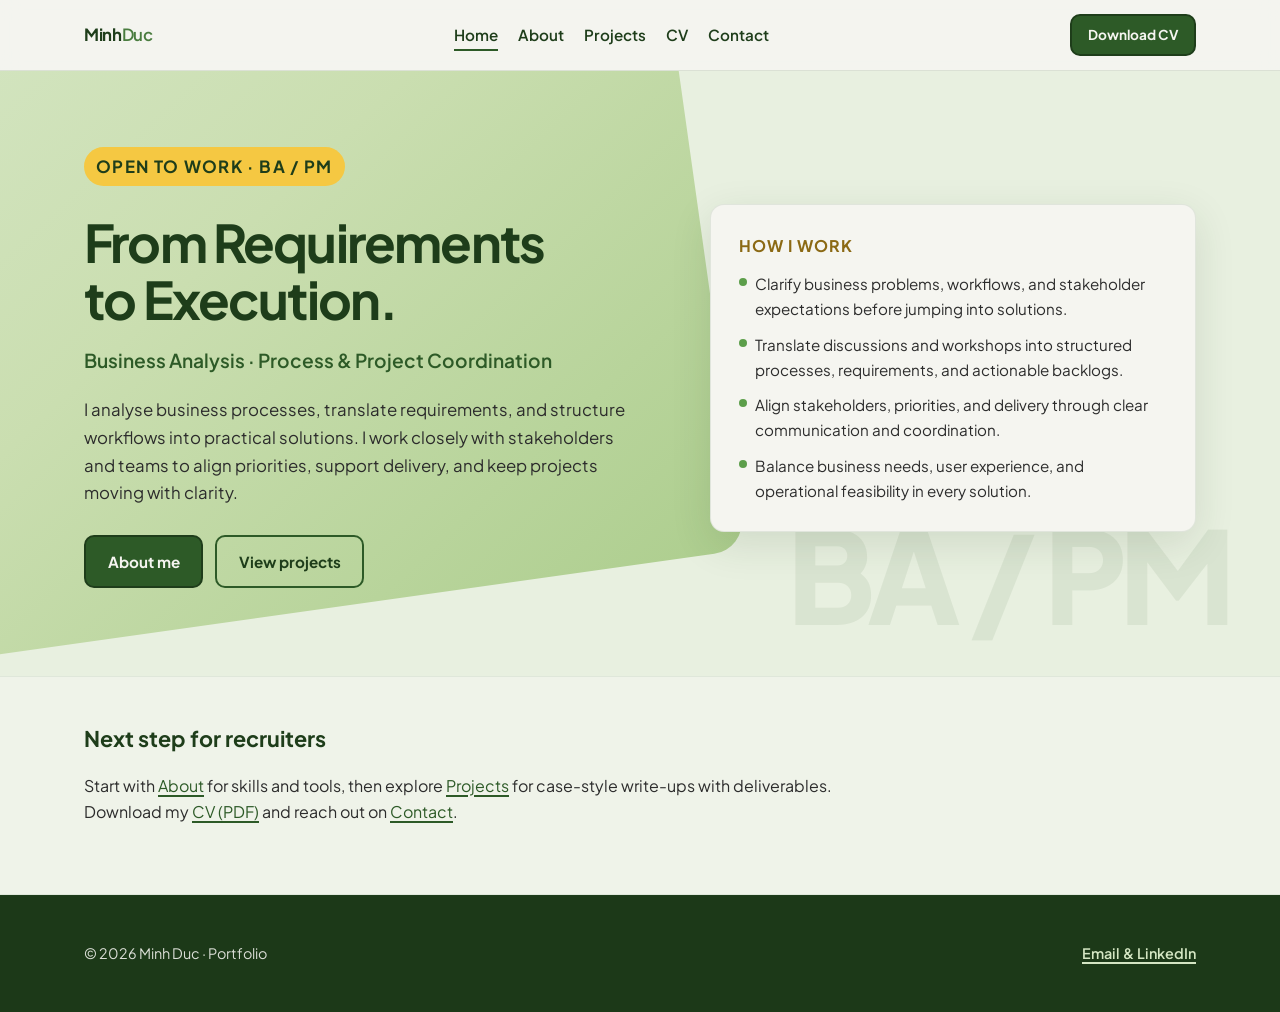
<file: index.html>
<!DOCTYPE html>
<html lang="en">
  <head>
    <meta charset="utf-8" />
    <meta name="viewport" content="width=device-width, initial-scale=1" />
    <title>Minh Duc — BA &amp; PM Portfolio</title>
    <link rel="preconnect" href="https://fonts.googleapis.com" />
    <link rel="preconnect" href="https://fonts.gstatic.com" crossorigin />
    <link
      href="https://fonts.googleapis.com/css2?family=Plus+Jakarta+Sans:wght@400;600;700;800&display=swap"
      rel="stylesheet"
    />
    <link rel="stylesheet" href="css/styles.css" />
  </head>
  <body>
    <a class="skip-link" href="#main">Skip to content</a>
    <header class="site-header">
      <div class="site-header__inner">
        <a class="logo" href="index.html">Minh<span>Duc</span></a>
        <button
          class="nav-toggle"
          type="button"
          aria-expanded="false"
          aria-controls="site-nav"
        >
          Menu
        </button>
        <nav class="site-nav" id="site-nav" aria-label="Primary">
          <ul>
            <li><a class="nav-link--active" href="index.html">Home</a></li>
            <li><a href="about.html">About</a></li>
            <li><a href="projects.html">Projects</a></li>
            <li><a href="cv.html">CV</a></li>
            <li><a href="contact.html">Contact</a></li>
          </ul>
        </nav>
        <div class="header-cta">
          <a class="btn btn--primary btn--small" href="cv.html">Download CV</a>
        </div>
      </div>
    </header>

    <main id="main">
      <section class="hero" aria-labelledby="hero-title">
        <div class="wrap">
          <div>
            <p class="hero__badge">Open to work · BA / PM</p>
            <h1 id="hero-title">From Requirements<br />to Execution.</h1>
            <p class="tagline">Business Analysis · Process &amp; Project Coordination</p>
            <p>
              I analyse business processes, translate requirements, and structure workflows into
              practical solutions. I work closely with stakeholders and teams to align priorities,
              support delivery, and keep projects moving with clarity.
            </p>
            <div class="hero__actions">
              <a class="btn btn--primary" href="about.html">About me</a>
              <a class="btn btn--ghost" href="projects.html">View projects</a>
            </div>
          </div>
          <aside class="hero__panel" aria-labelledby="panel-heading">
            <h2 id="panel-heading">How I work</h2>
            <ul>
              <li>Clarify business problems, workflows, and stakeholder expectations before jumping into solutions.</li>
              <li>Translate discussions and workshops into structured processes, requirements, and actionable backlogs.</li>
              <li>Align stakeholders, priorities, and delivery through clear communication and coordination.</li>
              <li>Balance business needs, user experience, and operational feasibility in every solution.</li>
            </ul>
          </aside>
        </div>
      </section>

      <section class="section section--alt">
        <div class="wrap">
          <h2>Next step for recruiters</h2>
          <p>
            Start with <a href="about.html">About</a> for skills and tools, then explore
            <a href="projects.html">Projects</a> for case-style write-ups with deliverables. Download my
            <a href="cv.html">CV (PDF)</a> and reach out on <a href="contact.html">Contact</a>.
          </p>
        </div>
      </section>
    </main>

    <footer class="site-footer">
      <div class="wrap">
        <p>© <span id="y"></span> Minh Duc · Portfolio</p>
        <p><a href="contact.html">Email &amp; LinkedIn</a></p>
      </div>
    </footer>
    <script>
      document.getElementById("y").textContent = new Date().getFullYear();
    </script>
    <script src="js/main.js"></script>
  </body>
</html>
</file>
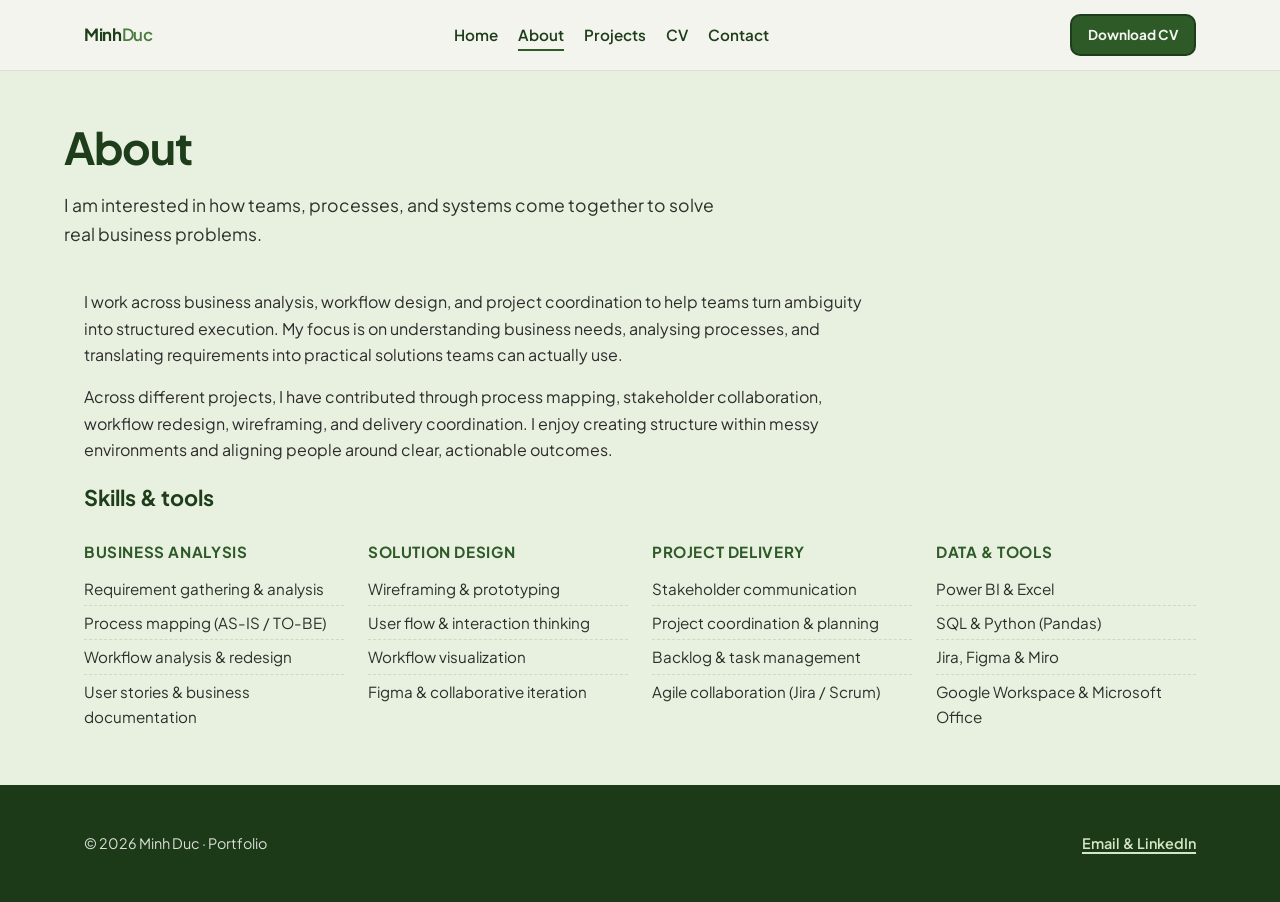
<file: about.html>
<!DOCTYPE html>
<html lang="en">
  <head>
    <meta charset="utf-8" />
    <meta name="viewport" content="width=device-width, initial-scale=1" />
    <title>About — Minh Duc</title>
    <link rel="preconnect" href="https://fonts.googleapis.com" />
    <link rel="preconnect" href="https://fonts.gstatic.com" crossorigin />
    <link
      href="https://fonts.googleapis.com/css2?family=Plus+Jakarta+Sans:wght@400;600;700;800&display=swap"
      rel="stylesheet"
    />
    <link rel="stylesheet" href="css/styles.css" />
  </head>
  <body>
    <a class="skip-link" href="#main">Skip to content</a>
    <header class="site-header">
      <div class="site-header__inner">
        <a class="logo" href="index.html">Minh<span>Duc</span></a>
        <button class="nav-toggle" type="button" aria-expanded="false" aria-controls="site-nav">
          Menu
        </button>
        <nav class="site-nav" id="site-nav" aria-label="Primary">
          <ul>
            <li><a href="index.html">Home</a></li>
            <li><a class="nav-link--active" href="about.html">About</a></li>
            <li><a href="projects.html">Projects</a></li>
            <li><a href="cv.html">CV</a></li>
            <li><a href="contact.html">Contact</a></li>
          </ul>
        </nav>
        <div class="header-cta">
          <a class="btn btn--primary btn--small" href="cv.html">Download CV</a>
        </div>
      </div>
    </header>

    <main id="main">
      <div class="wrap page-intro">
        <h1>About</h1>
        <p class="lede">
          I am interested in how teams, processes, and systems come together to solve real business
          problems.
        </p>
      </div>

      <section class="section section--tight">
        <div class="wrap">
          <p>
            I work across business analysis, workflow design, and project coordination to help teams
            turn ambiguity into structured execution. My focus is on understanding business needs,
            analysing processes, and translating requirements into practical solutions teams can
            actually use.
          </p>
          <p>
            Across different projects, I have contributed through process mapping, stakeholder
            collaboration, workflow redesign, wireframing, and delivery coordination. I enjoy
            creating structure within messy environments and aligning people around clear,
            actionable outcomes.
          </p>

          <h2>Skills &amp; tools</h2>

          <div class="skill-groups">
            <div>
              <h3>Business analysis</h3>
              <ul>
                <li>Requirement gathering &amp; analysis</li>
                <li>Process mapping (AS-IS / TO-BE)</li>
                <li>Workflow analysis &amp; redesign</li>
                <li>User stories &amp; business documentation</li>
              </ul>
            </div>
            <div>
              <h3>Solution design</h3>
              <ul>
                <li>Wireframing &amp; prototyping</li>
                <li>User flow &amp; interaction thinking</li>
                <li>Workflow visualization</li>
                <li>Figma &amp; collaborative iteration</li>
              </ul>
            </div>
            <div>
              <h3>Project delivery</h3>
              <ul>
                <li>Stakeholder communication</li>
                <li>Project coordination &amp; planning</li>
                <li>Backlog &amp; task management</li>
                <li>Agile collaboration (Jira / Scrum)</li>
              </ul>
            </div>
            <div>
              <h3>Data &amp; tools</h3>
              <ul>
                <li>Power BI &amp; Excel</li>
                <li>SQL &amp; Python (Pandas)</li>
                <li>Jira, Figma &amp; Miro</li>
                <li>Google Workspace &amp; Microsoft Office</li>
              </ul>
            </div>
          </div>

        </div>
      </section>
    </main>

    <footer class="site-footer">
      <div class="wrap">
        <p>© <span id="y"></span> Minh Duc · Portfolio</p>
        <p><a href="contact.html">Email &amp; LinkedIn</a></p>
      </div>
    </footer>
    <script>
      document.getElementById("y").textContent = new Date().getFullYear();
    </script>
    <script src="js/main.js"></script>
  </body>
</html>
</file>
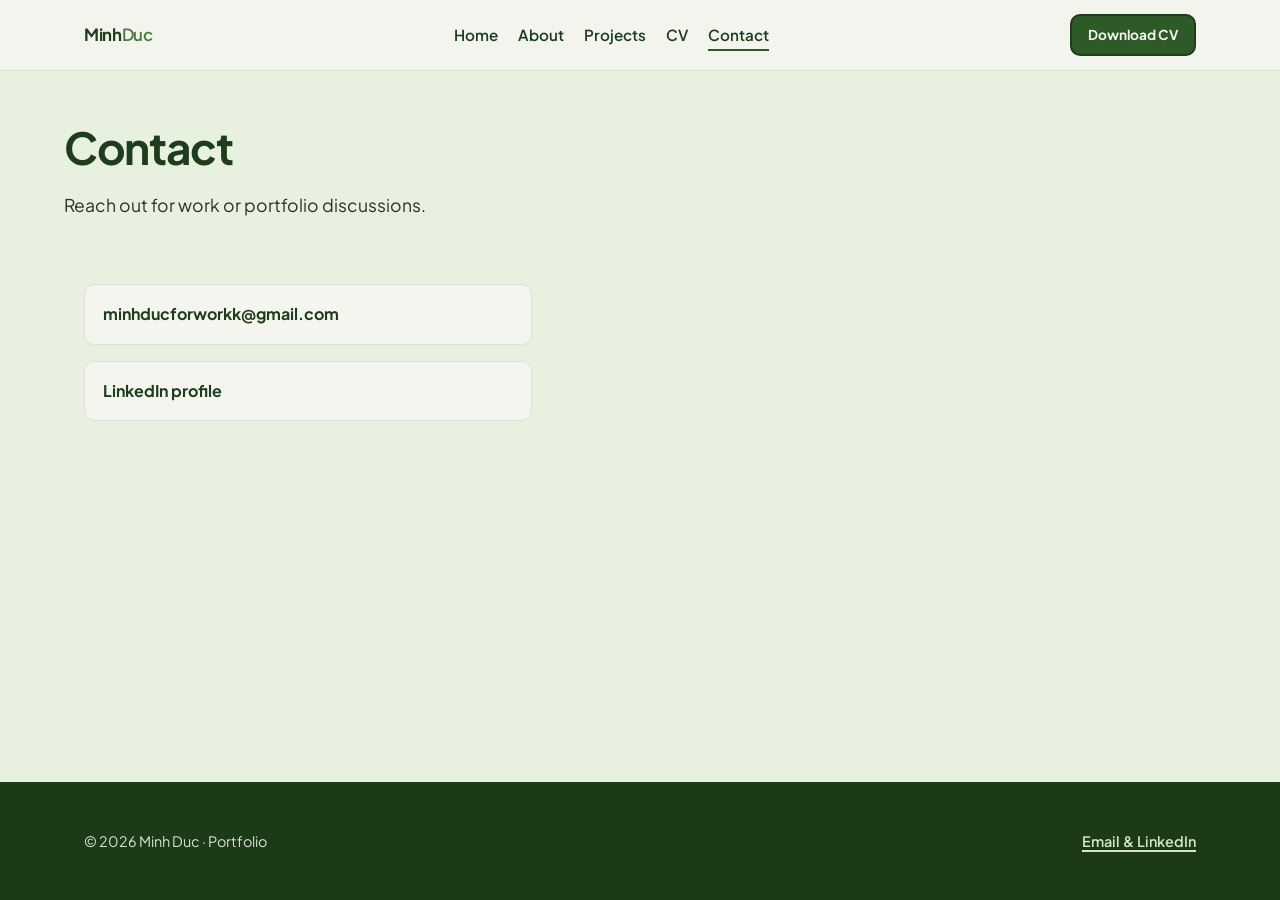
<file: contact.html>
<!DOCTYPE html>
<html lang="en">
  <head>
    <meta charset="utf-8" />
    <meta name="viewport" content="width=device-width, initial-scale=1" />
    <title>Contact - Minh Duc</title>
    <link rel="preconnect" href="https://fonts.googleapis.com" />
    <link rel="preconnect" href="https://fonts.gstatic.com" crossorigin />
    <link
      href="https://fonts.googleapis.com/css2?family=Plus+Jakarta+Sans:wght@400;600;700;800&display=swap"
      rel="stylesheet"
    />
    <link rel="stylesheet" href="css/styles.css" />
  </head>
  <body>
    <a class="skip-link" href="#main">Skip to content</a>
    <header class="site-header">
      <div class="site-header__inner">
        <a class="logo" href="index.html">Minh<span>Duc</span></a>
        <button class="nav-toggle" type="button" aria-expanded="false" aria-controls="site-nav">
          Menu
        </button>
        <nav class="site-nav" id="site-nav" aria-label="Primary">
          <ul>
            <li><a href="index.html">Home</a></li>
            <li><a href="about.html">About</a></li>
            <li><a href="projects.html">Projects</a></li>
            <li><a href="cv.html">CV</a></li>
            <li><a class="nav-link--active" href="contact.html">Contact</a></li>
          </ul>
        </nav>
        <div class="header-cta">
          <a class="btn btn--primary btn--small" href="cv.html">Download CV</a>
        </div>
      </div>
    </header>

    <main id="main">
      <div class="wrap page-intro">
        <h1>Contact</h1>
        <p class="lede">Reach out for work or portfolio discussions.</p>
      </div>

      <section class="section section--tight">
        <div class="wrap">
          <ul class="contact-list">
            <li>
              <a href="mailto:minhducforworkk@gmail.com">minhducforworkk@gmail.com</a>
            </li>
            <li>
              <a
                href="https://www.linkedin.com/in/minh-duc-trinh-125045322"
                target="_blank"
                rel="noopener noreferrer"
                >LinkedIn profile</a
              >
            </li>
          </ul>
        </div>
      </section>
    </main>

    <footer class="site-footer">
      <div class="wrap">
        <p>&copy; <span id="y"></span> Minh Duc &middot; Portfolio</p>
        <p><a href="contact.html">Email &amp; LinkedIn</a></p>
      </div>
    </footer>
    <script>
      document.getElementById("y").textContent = new Date().getFullYear();
    </script>
    <script src="js/main.js"></script>
  </body>
</html>
</file>
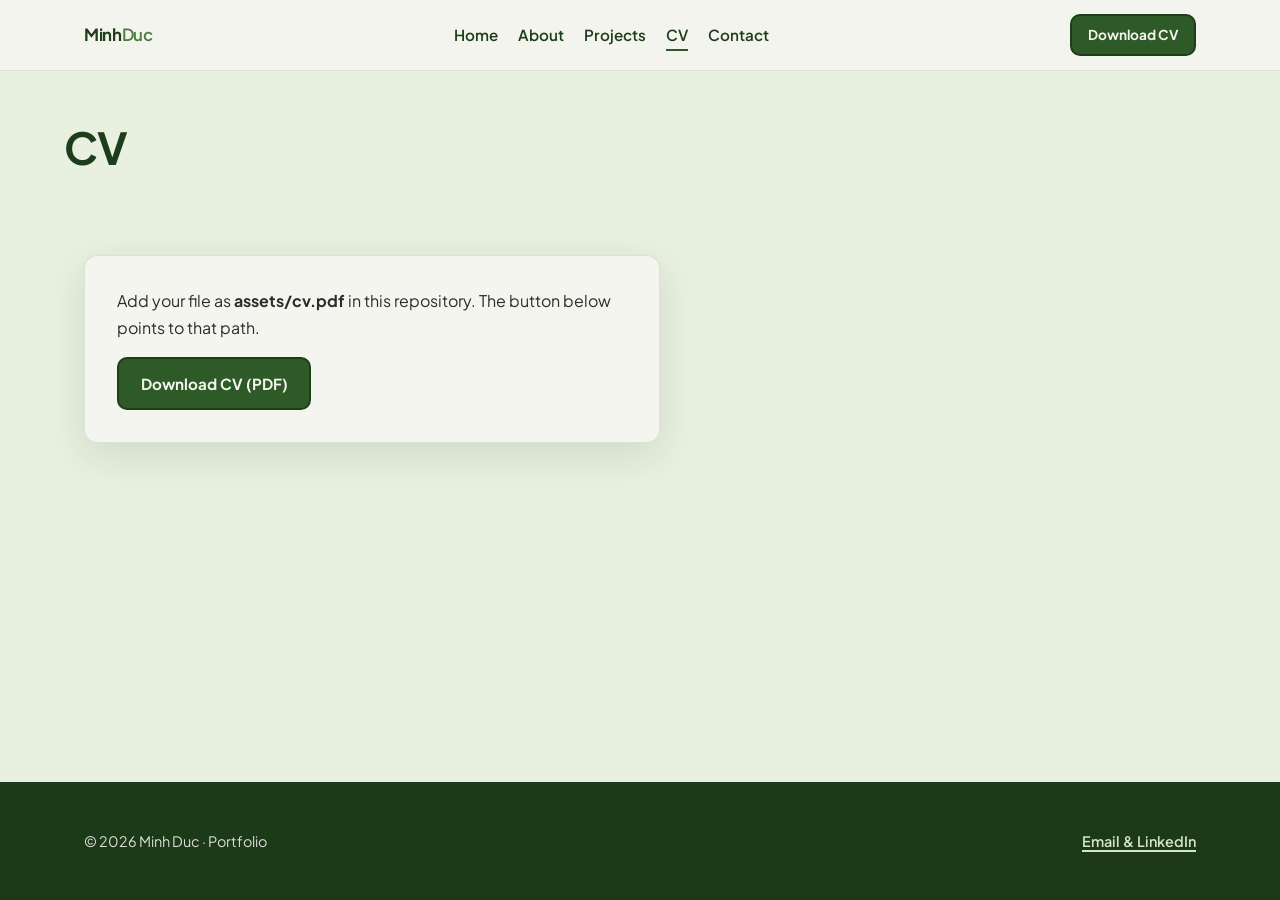
<file: cv.html>
<!DOCTYPE html>
<html lang="en">
  <head>
    <meta charset="utf-8" />
    <meta name="viewport" content="width=device-width, initial-scale=1" />
    <title>CV — Minh Duc</title>
    <link rel="preconnect" href="https://fonts.googleapis.com" />
    <link rel="preconnect" href="https://fonts.gstatic.com" crossorigin />
    <link
      href="https://fonts.googleapis.com/css2?family=Plus+Jakarta+Sans:wght@400;600;700;800&display=swap"
      rel="stylesheet"
    />
    <link rel="stylesheet" href="css/styles.css" />
  </head>
  <body>
    <a class="skip-link" href="#main">Skip to content</a>
    <header class="site-header">
      <div class="site-header__inner">
        <a class="logo" href="index.html">Minh<span>Duc</span></a>
        <button class="nav-toggle" type="button" aria-expanded="false" aria-controls="site-nav">
          Menu
        </button>
        <nav class="site-nav" id="site-nav" aria-label="Primary">
          <ul>
            <li><a href="index.html">Home</a></li>
            <li><a href="about.html">About</a></li>
            <li><a href="projects.html">Projects</a></li>
            <li><a class="nav-link--active" href="cv.html">CV</a></li>
            <li><a href="contact.html">Contact</a></li>
          </ul>
        </nav>
        <div class="header-cta">
          <a class="btn btn--primary btn--small" href="assets/cv.pdf" download>Download CV</a>
        </div>
      </div>
    </header>

    <main id="main">
      <div class="wrap page-intro">
        <h1>CV</h1>
      </div>

      <section class="section section--tight">
        <div class="wrap">
          <div class="cv-box">
            <p style="margin-top: 0">
              Add your file as <strong>assets/cv.pdf</strong> in this repository. The button below
              points to that path.
            </p>
            <a class="btn btn--primary" href="assets/cv.pdf" download>Download CV (PDF)</a>
          </div>
        </div>
      </section>
    </main>

    <footer class="site-footer">
      <div class="wrap">
        <p>© <span id="y"></span> Minh Duc · Portfolio</p>
        <p><a href="contact.html">Email &amp; LinkedIn</a></p>
      </div>
    </footer>
    <script>
      document.getElementById("y").textContent = new Date().getFullYear();
    </script>
    <script src="js/main.js"></script>
  </body>
</html>
</file>
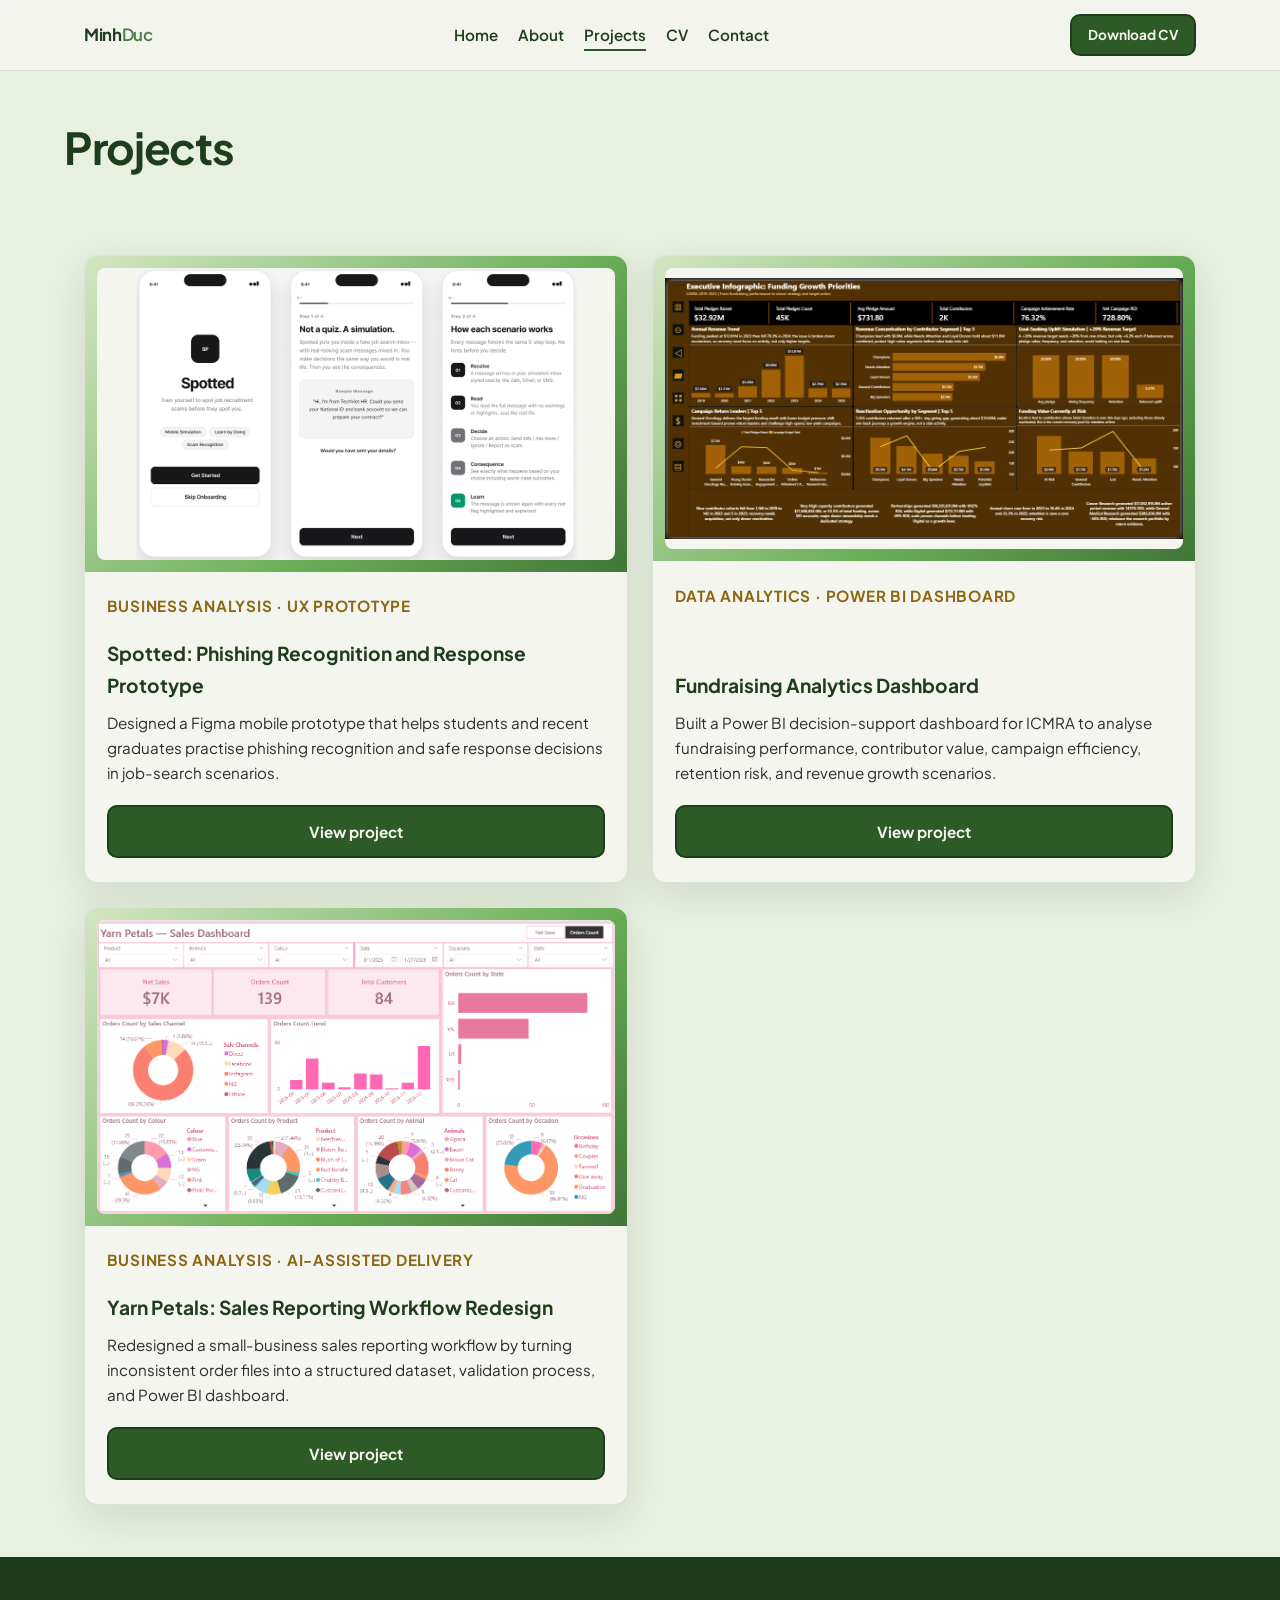
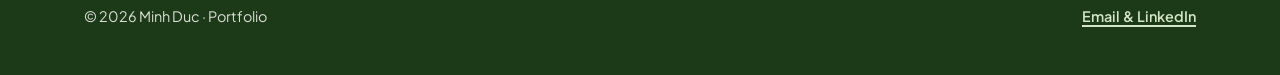
<file: projects.html>
<!DOCTYPE html>
<html lang="en">
  <head>
    <meta charset="utf-8" />
    <meta name="viewport" content="width=device-width, initial-scale=1" />
    <title>Projects - Minh Duc</title>
    <link rel="preconnect" href="https://fonts.googleapis.com" />
    <link rel="preconnect" href="https://fonts.gstatic.com" crossorigin />
    <link
      href="https://fonts.googleapis.com/css2?family=Plus+Jakarta+Sans:wght@400;600;700;800&display=swap"
      rel="stylesheet"
    />
    <link rel="stylesheet" href="css/styles.css" />
  </head>
  <body>
    <a class="skip-link" href="#main">Skip to content</a>
    <header class="site-header">
      <div class="site-header__inner">
        <a class="logo" href="index.html">Minh<span>Duc</span></a>
        <button class="nav-toggle" type="button" aria-expanded="false" aria-controls="site-nav">
          Menu
        </button>
        <nav class="site-nav" id="site-nav" aria-label="Primary">
          <ul>
            <li><a href="index.html">Home</a></li>
            <li><a href="about.html">About</a></li>
            <li><a class="nav-link--active" href="projects.html">Projects</a></li>
            <li><a href="cv.html">CV</a></li>
            <li><a href="contact.html">Contact</a></li>
          </ul>
        </nav>
        <div class="header-cta">
          <a class="btn btn--primary btn--small" href="cv.html">Download CV</a>
        </div>
      </div>
    </header>

    <main id="main">
      <div class="wrap page-intro">
        <h1>Projects</h1>
      </div>

      <section class="section section--tight">
        <div class="wrap">
          <div class="card-grid">
            <article class="project-card">
              <div class="project-card__media project-card__media--spotted">
                <img
                  src="assets/projects/spotted/thumbnail.png"
                  alt="Spotted mobile prototype screens"
                  loading="lazy"
                />
              </div>
              <div class="project-card__body">
                <p class="project-card__meta">Business analysis &middot; UX prototype</p>
                <h3>Spotted: Phishing Recognition and Response Prototype</h3>
                <p>
                  Designed a Figma mobile prototype that helps students and recent graduates practise
                  phishing recognition and safe response decisions in job-search scenarios.
                </p>
                <a class="btn btn--primary" href="projects/spotted-phishing-prototype.html">View project</a>
              </div>
            </article>

            <article class="project-card">
              <div class="project-card__media project-card__media--icmra">
                <img
                  src="assets/projects/icmra/thumbnail.png"
                  alt="ICMRA Power BI fundraising analytics dashboard"
                  loading="lazy"
                />
              </div>
              <div class="project-card__body">
                <p class="project-card__meta">Data analytics &middot; Power BI dashboard</p>
                <h3>Fundraising Analytics Dashboard</h3>
                <p>
                  Built a Power BI decision-support dashboard for ICMRA to analyse fundraising
                  performance, contributor value, campaign efficiency, retention risk, and revenue
                  growth scenarios.
                </p>
                <a class="btn btn--primary" href="projects/icmra-fundraising-dashboard.html">View project</a>
              </div>
            </article>

            <article class="project-card">
              <div class="project-card__media project-card__media--ivy">
                <img
                  src="assets/projects/ivy/thumbnail.png"
                  alt="Yarn Petals sales dashboard preview"
                  loading="lazy"
                />
              </div>
              <div class="project-card__body">
                <p class="project-card__meta">Business analysis &middot; AI-assisted delivery</p>
                <h3>Yarn Petals: Sales Reporting Workflow Redesign</h3>
                <p>
                  Redesigned a small-business sales reporting workflow by turning inconsistent order
                  files into a structured dataset, validation process, and Power BI dashboard.
                </p>
                <a class="btn btn--primary" href="projects/yarn-petals-sales-reporting-workflow.html">View project</a>
              </div>
            </article>
          </div>
        </div>
      </section>
    </main>

    <footer class="site-footer">
      <div class="wrap">
        <p>&copy; <span id="y"></span> Minh Duc &middot; Portfolio</p>
        <p><a href="contact.html">Email &amp; LinkedIn</a></p>
      </div>
    </footer>
    <script>
      document.getElementById("y").textContent = new Date().getFullYear();
    </script>
    <script src="js/main.js"></script>
  </body>
</html>
</file>
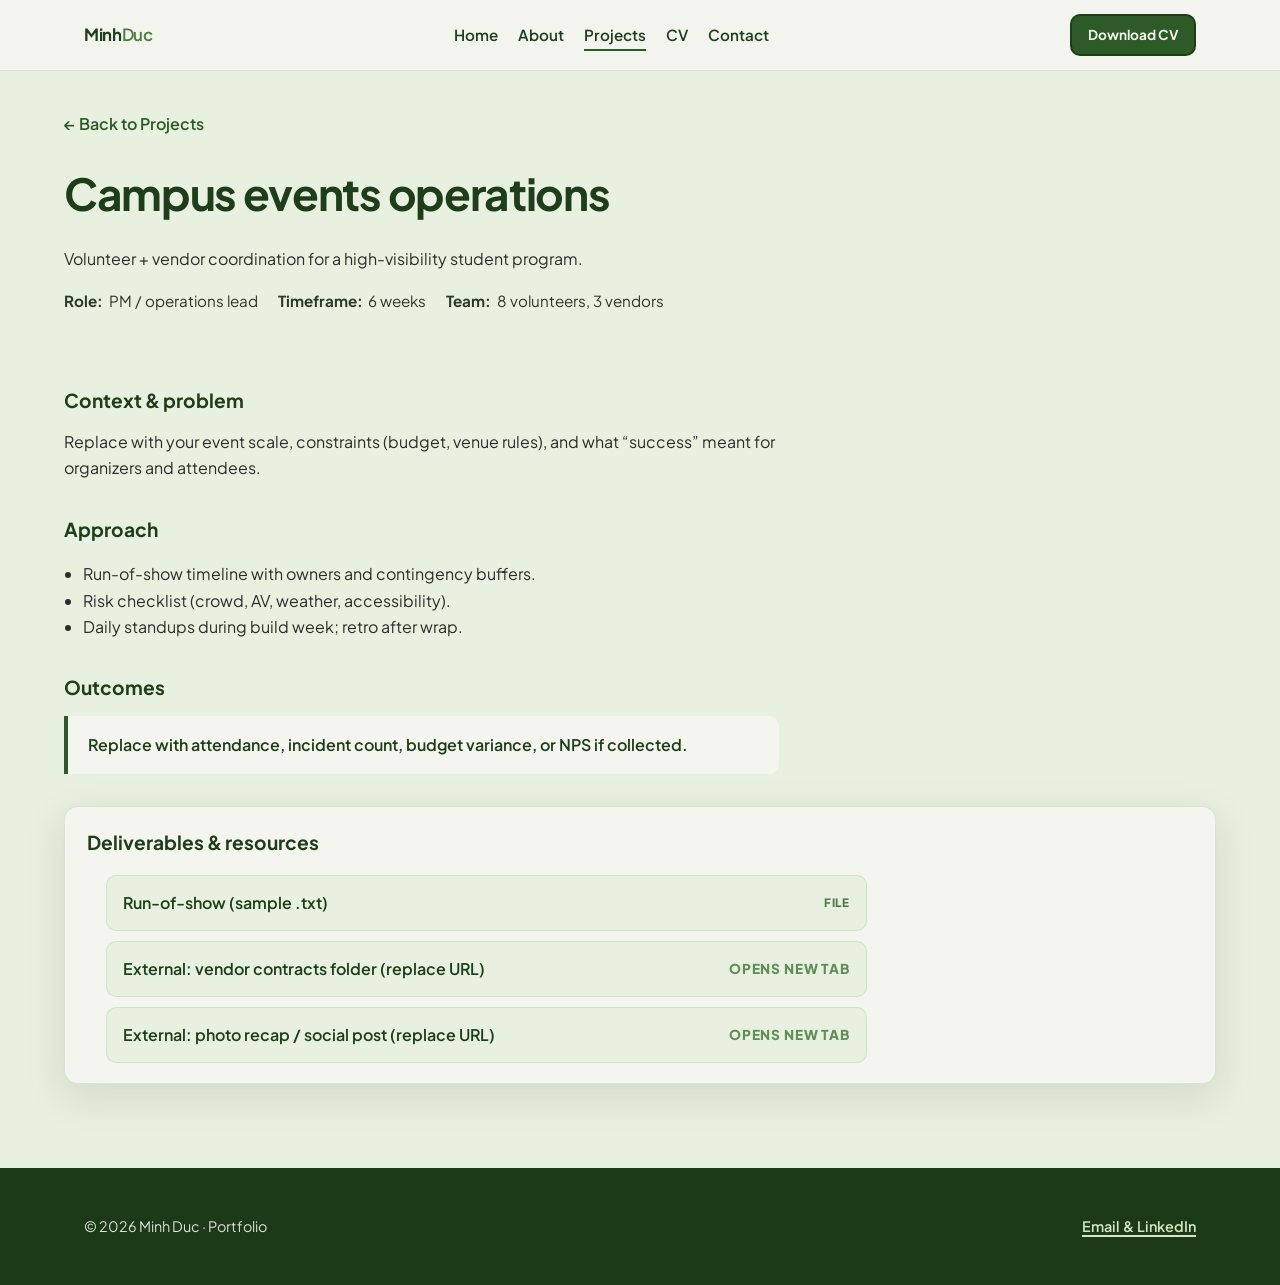
<file: projects/campus-events-pm.html>
<!DOCTYPE html>
<html lang="en">
  <head>
    <meta charset="utf-8" />
    <meta name="viewport" content="width=device-width, initial-scale=1" />
    <title>Campus events operations — Minh Duc</title>
    <link rel="preconnect" href="https://fonts.googleapis.com" />
    <link rel="preconnect" href="https://fonts.gstatic.com" crossorigin />
    <link
      href="https://fonts.googleapis.com/css2?family=Plus+Jakarta+Sans:wght@400;600;700;800&display=swap"
      rel="stylesheet"
    />
    <link rel="stylesheet" href="../css/styles.css" />
  </head>
  <body>
    <a class="skip-link" href="#main">Skip to content</a>
    <header class="site-header">
      <div class="site-header__inner">
        <a class="logo" href="../index.html">Minh<span>Duc</span></a>
        <button class="nav-toggle" type="button" aria-expanded="false" aria-controls="site-nav">
          Menu
        </button>
        <nav class="site-nav" id="site-nav" aria-label="Primary">
          <ul>
            <li><a href="../index.html">Home</a></li>
            <li><a href="../about.html">About</a></li>
            <li><a class="nav-link--active" href="../projects.html">Projects</a></li>
            <li><a href="../cv.html">CV</a></li>
            <li><a href="../contact.html">Contact</a></li>
          </ul>
        </nav>
        <div class="header-cta">
          <a class="btn btn--primary btn--small" href="../cv.html">Download CV</a>
        </div>
      </div>
    </header>

    <main id="main">
      <div class="wrap page-intro">
        <p class="breadcrumb"><a href="../projects.html">← Back to Projects</a></p>
        <h1>Campus events operations</h1>
        <p class="tagline">Volunteer + vendor coordination for a high-visibility student program.</p>
        <div class="detail-meta">
          <span><strong>Role:</strong> PM / operations lead</span>
          <span><strong>Timeframe:</strong> 6 weeks</span>
          <span><strong>Team:</strong> 8 volunteers, 3 vendors</span>
        </div>
      </div>

      <div class="wrap section section--tight">
        <div class="detail-section">
          <h2>Context &amp; problem</h2>
          <p>
            Replace with your event scale, constraints (budget, venue rules), and what “success” meant
            for organizers and attendees.
          </p>
        </div>

        <div class="detail-section">
          <h2>Approach</h2>
          <ul>
            <li>Run-of-show timeline with owners and contingency buffers.</li>
            <li>Risk checklist (crowd, AV, weather, accessibility).</li>
            <li>Daily standups during build week; retro after wrap.</li>
          </ul>
        </div>

        <div class="detail-section">
          <h2>Outcomes</h2>
          <p class="callout">Replace with attendance, incident count, budget variance, or NPS if collected.</p>
        </div>

        <div class="detail-section deliverables">
          <h2>Deliverables &amp; resources</h2>
          <ul class="deliverable-list">
            <li>
              <a href="../assets/projects/campus-events-pm/run-of-show.txt" download>
                <span>Run-of-show (sample .txt)</span>
                <span class="type">File</span>
              </a>
            </li>
            <li>
              <a
                href="https://example.com"
                target="_blank"
                rel="noopener noreferrer"
                title="Replace this URL in campus-events-pm.html"
              >
                <span>External: vendor contracts folder (replace URL)</span>
                <span class="type external">Opens new tab</span>
              </a>
            </li>
            <li>
              <a
                href="https://example.com"
                target="_blank"
                rel="noopener noreferrer"
                title="Replace this URL in campus-events-pm.html"
              >
                <span>External: photo recap / social post (replace URL)</span>
                <span class="type external">Opens new tab</span>
              </a>
            </li>
          </ul>
        </div>
      </div>
    </main>

    <footer class="site-footer">
      <div class="wrap">
        <p>© <span id="y"></span> Minh Duc · Portfolio</p>
        <p><a href="../contact.html">Email &amp; LinkedIn</a></p>
      </div>
    </footer>
    <script>
      document.getElementById("y").textContent = new Date().getFullYear();
    </script>
    <script src="../js/main.js"></script>
  </body>
</html>
</file>
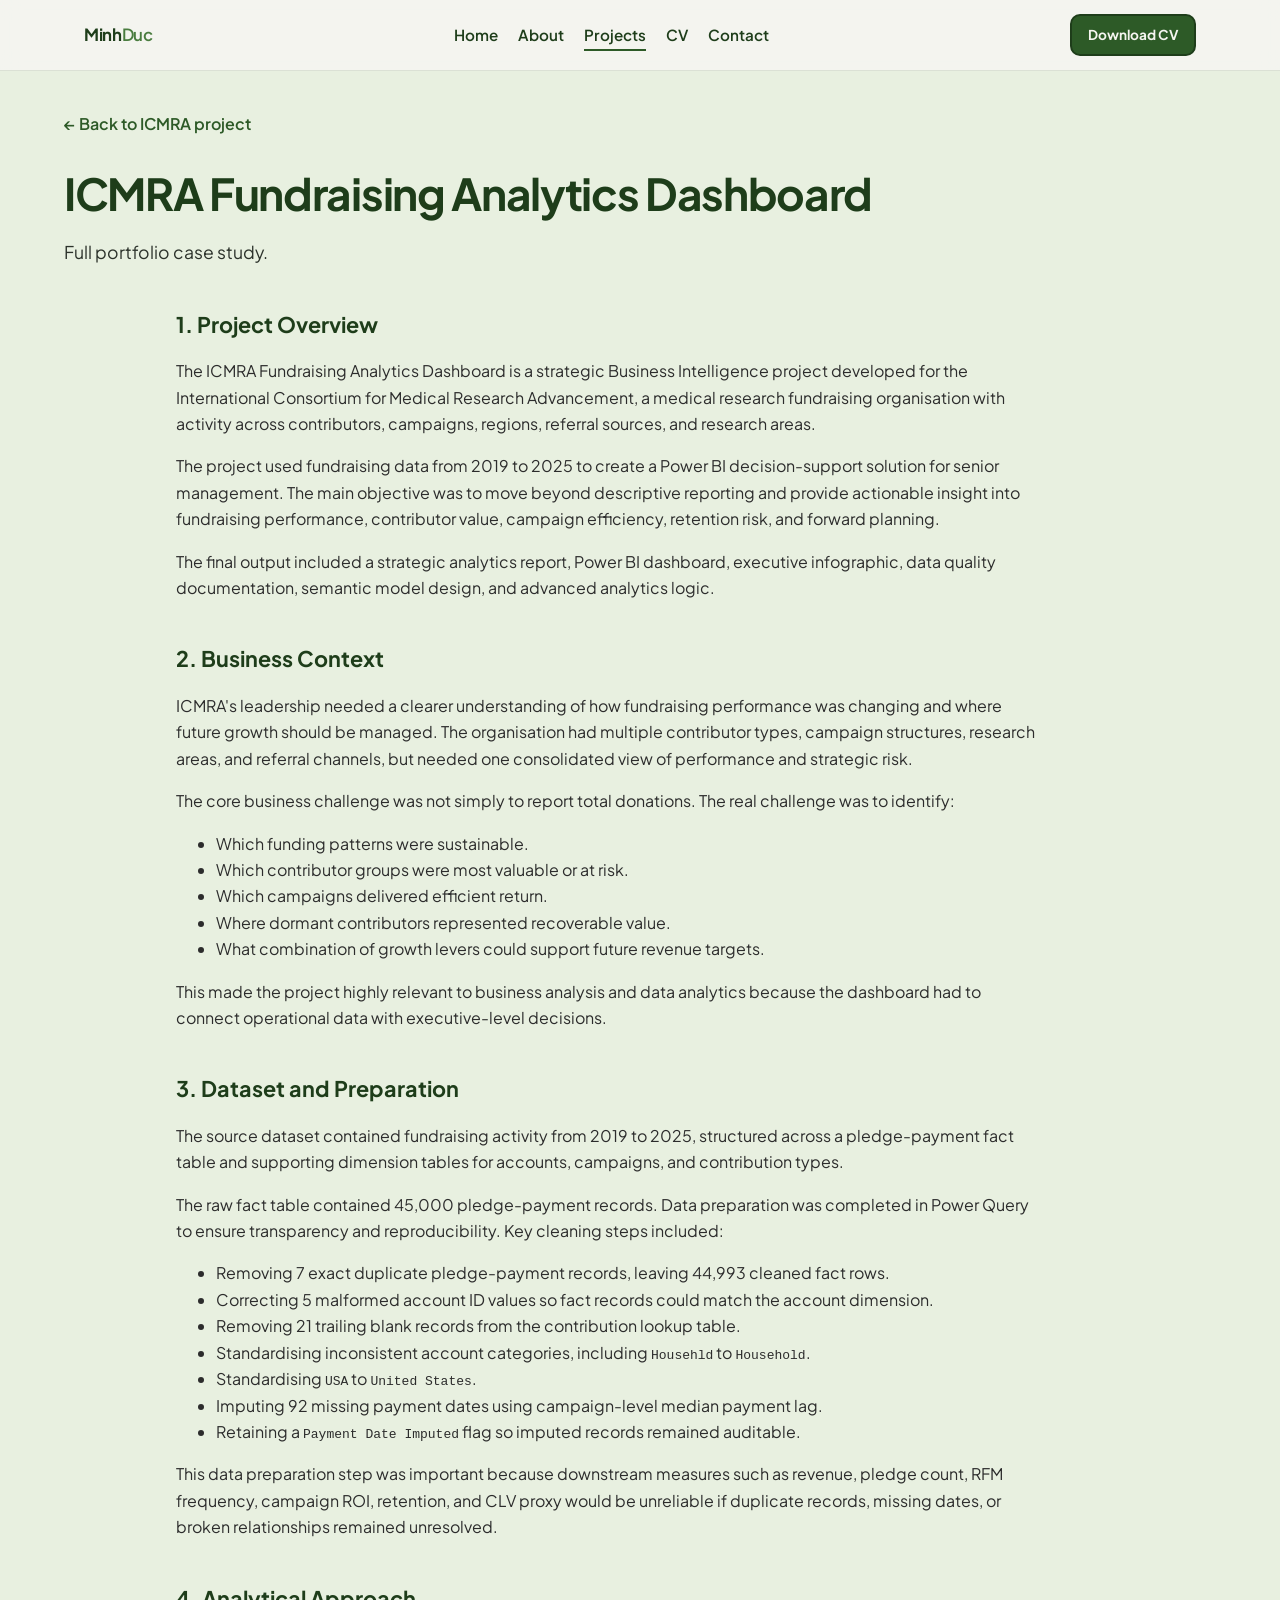
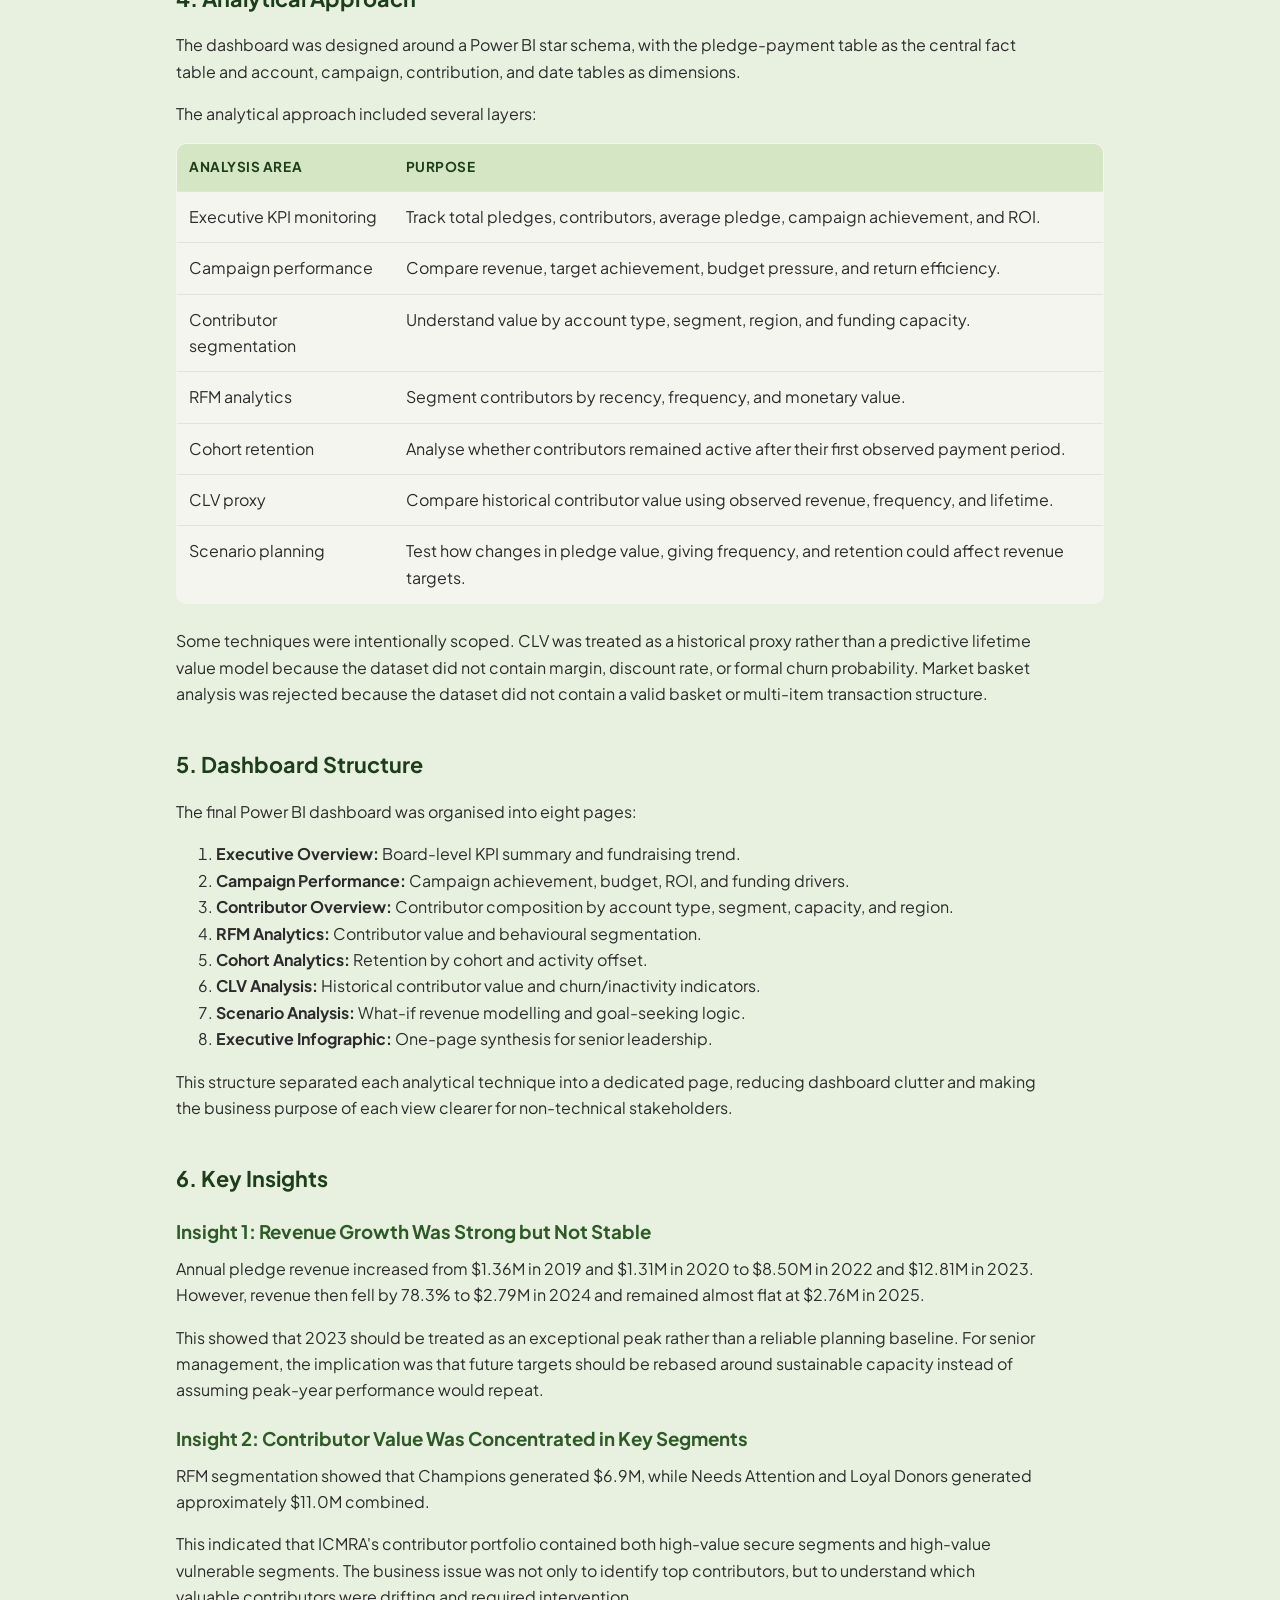
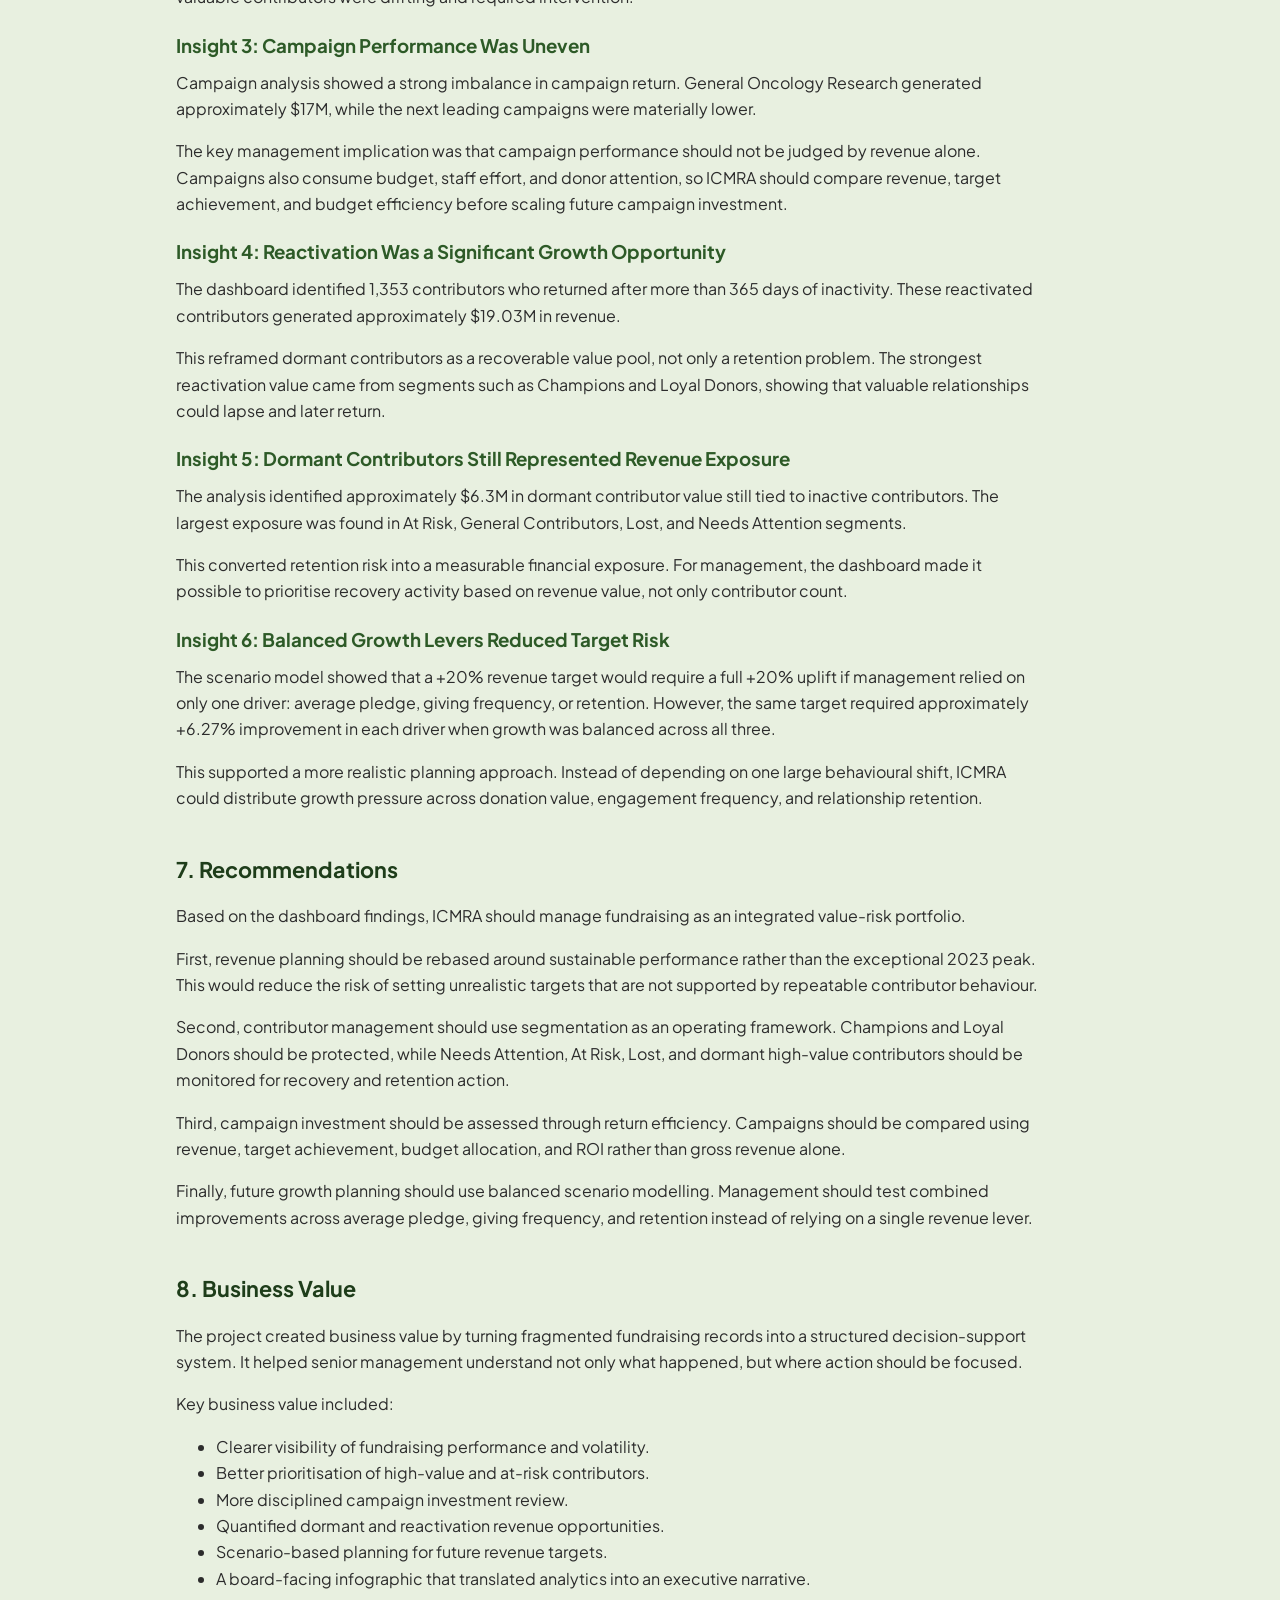
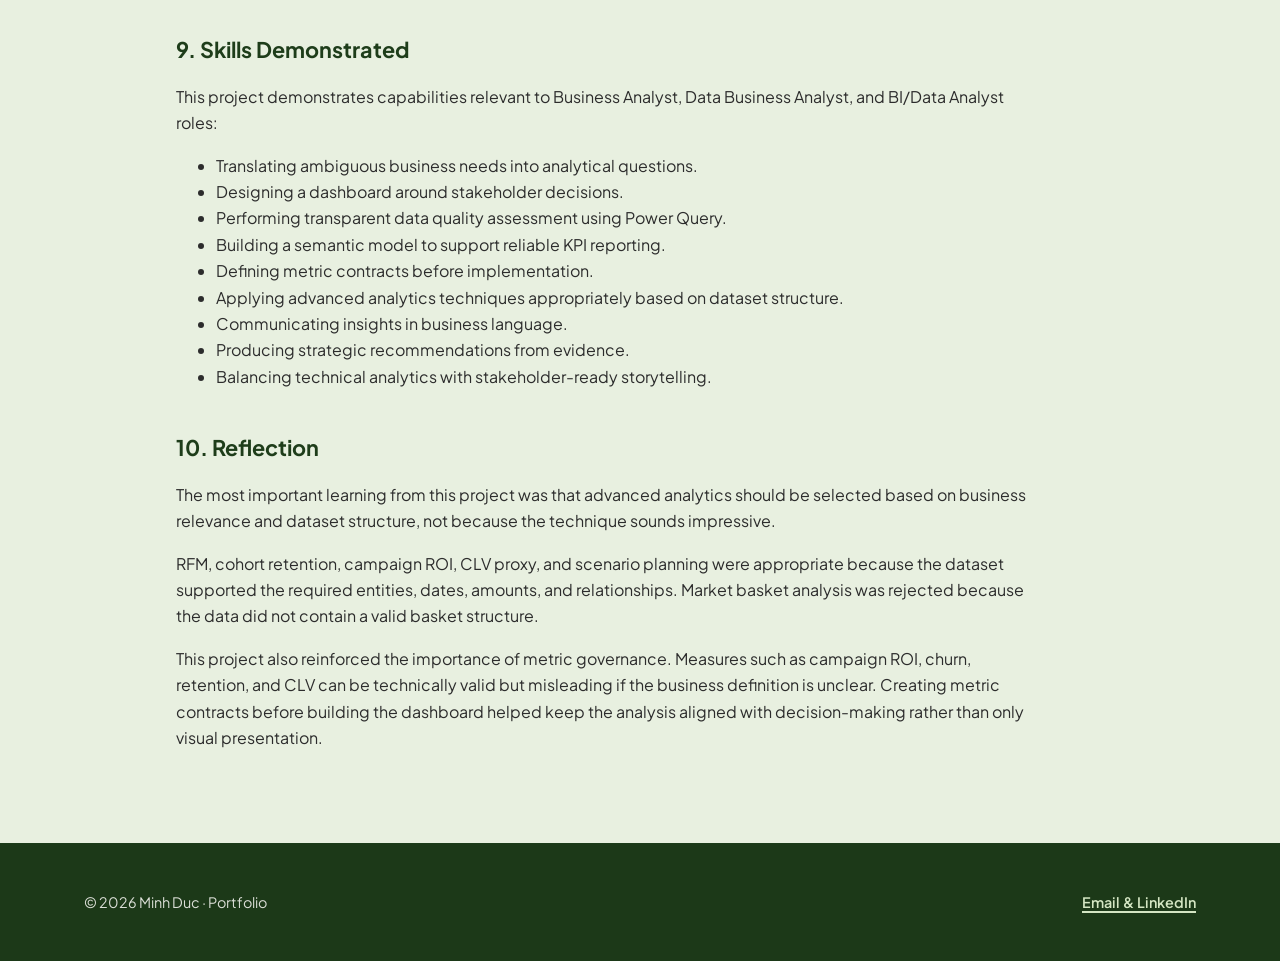
<file: projects/icmra-case-study.html>
<!DOCTYPE html>
<html lang="en">
  <head>
    <meta charset="utf-8" />
    <meta name="viewport" content="width=device-width, initial-scale=1" />
    <title>ICMRA Case Study - Minh Duc</title>
    <link rel="preconnect" href="https://fonts.googleapis.com" />
    <link rel="preconnect" href="https://fonts.gstatic.com" crossorigin />
    <link
      href="https://fonts.googleapis.com/css2?family=Plus+Jakarta+Sans:wght@400;600;700;800&display=swap"
      rel="stylesheet"
    />
    <link rel="stylesheet" href="../css/styles.css" />
  </head>
  <body>
    <a class="skip-link" href="#main">Skip to content</a>
    <header class="site-header">
      <div class="site-header__inner">
        <a class="logo" href="../index.html">Minh<span>Duc</span></a>
        <button class="nav-toggle" type="button" aria-expanded="false" aria-controls="site-nav">
          Menu
        </button>
        <nav class="site-nav" id="site-nav" aria-label="Primary">
          <ul>
            <li><a href="../index.html">Home</a></li>
            <li><a href="../about.html">About</a></li>
            <li><a class="nav-link--active" href="../projects.html">Projects</a></li>
            <li><a href="../cv.html">CV</a></li>
            <li><a href="../contact.html">Contact</a></li>
          </ul>
        </nav>
        <div class="header-cta">
          <a class="btn btn--primary btn--small" href="../cv.html">Download CV</a>
        </div>
      </div>
    </header>

    <main id="main">
      <div class="wrap page-intro">
        <p class="breadcrumb"><a href="icmra-fundraising-dashboard.html">&larr; Back to ICMRA project</a></p>
        <h1>ICMRA Fundraising Analytics Dashboard</h1>
        <p class="lede">Full portfolio case study.</p>
      </div>

      <article class="wrap section section--tight case-study">
        <section>
          <h2>1. Project Overview</h2>
          <p>
            The ICMRA Fundraising Analytics Dashboard is a strategic Business Intelligence project
            developed for the International Consortium for Medical Research Advancement, a medical
            research fundraising organisation with activity across contributors, campaigns, regions,
            referral sources, and research areas.
          </p>
          <p>
            The project used fundraising data from 2019 to 2025 to create a Power BI decision-support
            solution for senior management. The main objective was to move beyond descriptive reporting
            and provide actionable insight into fundraising performance, contributor value, campaign
            efficiency, retention risk, and forward planning.
          </p>
          <p>
            The final output included a strategic analytics report, Power BI dashboard, executive
            infographic, data quality documentation, semantic model design, and advanced analytics logic.
          </p>
        </section>

        <section>
          <h2>2. Business Context</h2>
          <p>
            ICMRA's leadership needed a clearer understanding of how fundraising performance was changing
            and where future growth should be managed. The organisation had multiple contributor types,
            campaign structures, research areas, and referral channels, but needed one consolidated view
            of performance and strategic risk.
          </p>
          <p>The core business challenge was not simply to report total donations. The real challenge was to identify:</p>
          <ul>
            <li>Which funding patterns were sustainable.</li>
            <li>Which contributor groups were most valuable or at risk.</li>
            <li>Which campaigns delivered efficient return.</li>
            <li>Where dormant contributors represented recoverable value.</li>
            <li>What combination of growth levers could support future revenue targets.</li>
          </ul>
          <p>
            This made the project highly relevant to business analysis and data analytics because the
            dashboard had to connect operational data with executive-level decisions.
          </p>
        </section>

        <section>
          <h2>3. Dataset and Preparation</h2>
          <p>
            The source dataset contained fundraising activity from 2019 to 2025, structured across a
            pledge-payment fact table and supporting dimension tables for accounts, campaigns, and
            contribution types.
          </p>
          <p>
            The raw fact table contained 45,000 pledge-payment records. Data preparation was completed
            in Power Query to ensure transparency and reproducibility. Key cleaning steps included:
          </p>
          <ul>
            <li>Removing 7 exact duplicate pledge-payment records, leaving 44,993 cleaned fact rows.</li>
            <li>Correcting 5 malformed account ID values so fact records could match the account dimension.</li>
            <li>Removing 21 trailing blank records from the contribution lookup table.</li>
            <li>Standardising inconsistent account categories, including <code>Househld</code> to <code>Household</code>.</li>
            <li>Standardising <code>USA</code> to <code>United States</code>.</li>
            <li>Imputing 92 missing payment dates using campaign-level median payment lag.</li>
            <li>Retaining a <code>Payment Date Imputed</code> flag so imputed records remained auditable.</li>
          </ul>
          <p>
            This data preparation step was important because downstream measures such as revenue, pledge
            count, RFM frequency, campaign ROI, retention, and CLV proxy would be unreliable if duplicate
            records, missing dates, or broken relationships remained unresolved.
          </p>
        </section>

        <section>
          <h2>4. Analytical Approach</h2>
          <p>
            The dashboard was designed around a Power BI star schema, with the pledge-payment table as
            the central fact table and account, campaign, contribution, and date tables as dimensions.
          </p>
          <p>The analytical approach included several layers:</p>
          <div class="table-wrap">
            <table>
              <thead>
                <tr>
                  <th>Analysis Area</th>
                  <th>Purpose</th>
                </tr>
              </thead>
              <tbody>
                <tr>
                  <td>Executive KPI monitoring</td>
                  <td>Track total pledges, contributors, average pledge, campaign achievement, and ROI.</td>
                </tr>
                <tr>
                  <td>Campaign performance</td>
                  <td>Compare revenue, target achievement, budget pressure, and return efficiency.</td>
                </tr>
                <tr>
                  <td>Contributor segmentation</td>
                  <td>Understand value by account type, segment, region, and funding capacity.</td>
                </tr>
                <tr>
                  <td>RFM analytics</td>
                  <td>Segment contributors by recency, frequency, and monetary value.</td>
                </tr>
                <tr>
                  <td>Cohort retention</td>
                  <td>Analyse whether contributors remained active after their first observed payment period.</td>
                </tr>
                <tr>
                  <td>CLV proxy</td>
                  <td>Compare historical contributor value using observed revenue, frequency, and lifetime.</td>
                </tr>
                <tr>
                  <td>Scenario planning</td>
                  <td>Test how changes in pledge value, giving frequency, and retention could affect revenue targets.</td>
                </tr>
              </tbody>
            </table>
          </div>
          <p>
            Some techniques were intentionally scoped. CLV was treated as a historical proxy rather than
            a predictive lifetime value model because the dataset did not contain margin, discount rate,
            or formal churn probability. Market basket analysis was rejected because the dataset did not
            contain a valid basket or multi-item transaction structure.
          </p>
        </section>

        <section>
          <h2>5. Dashboard Structure</h2>
          <p>The final Power BI dashboard was organised into eight pages:</p>
          <ol>
            <li><strong>Executive Overview:</strong> Board-level KPI summary and fundraising trend.</li>
            <li><strong>Campaign Performance:</strong> Campaign achievement, budget, ROI, and funding drivers.</li>
            <li><strong>Contributor Overview:</strong> Contributor composition by account type, segment, capacity, and region.</li>
            <li><strong>RFM Analytics:</strong> Contributor value and behavioural segmentation.</li>
            <li><strong>Cohort Analytics:</strong> Retention by cohort and activity offset.</li>
            <li><strong>CLV Analysis:</strong> Historical contributor value and churn/inactivity indicators.</li>
            <li><strong>Scenario Analysis:</strong> What-if revenue modelling and goal-seeking logic.</li>
            <li><strong>Executive Infographic:</strong> One-page synthesis for senior leadership.</li>
          </ol>
          <p>
            This structure separated each analytical technique into a dedicated page, reducing dashboard
            clutter and making the business purpose of each view clearer for non-technical stakeholders.
          </p>
        </section>

        <section>
          <h2>6. Key Insights</h2>
          <h3>Insight 1: Revenue Growth Was Strong but Not Stable</h3>
          <p>
            Annual pledge revenue increased from $1.36M in 2019 and $1.31M in 2020 to $8.50M in 2022
            and $12.81M in 2023. However, revenue then fell by 78.3% to $2.79M in 2024 and remained
            almost flat at $2.76M in 2025.
          </p>
          <p>
            This showed that 2023 should be treated as an exceptional peak rather than a reliable planning
            baseline. For senior management, the implication was that future targets should be rebased
            around sustainable capacity instead of assuming peak-year performance would repeat.
          </p>

          <h3>Insight 2: Contributor Value Was Concentrated in Key Segments</h3>
          <p>
            RFM segmentation showed that Champions generated $6.9M, while Needs Attention and Loyal Donors
            generated approximately $11.0M combined.
          </p>
          <p>
            This indicated that ICMRA's contributor portfolio contained both high-value secure segments
            and high-value vulnerable segments. The business issue was not only to identify top
            contributors, but to understand which valuable contributors were drifting and required
            intervention.
          </p>

          <h3>Insight 3: Campaign Performance Was Uneven</h3>
          <p>
            Campaign analysis showed a strong imbalance in campaign return. General Oncology Research
            generated approximately $17M, while the next leading campaigns were materially lower.
          </p>
          <p>
            The key management implication was that campaign performance should not be judged by revenue
            alone. Campaigns also consume budget, staff effort, and donor attention, so ICMRA should
            compare revenue, target achievement, and budget efficiency before scaling future campaign
            investment.
          </p>

          <h3>Insight 4: Reactivation Was a Significant Growth Opportunity</h3>
          <p>
            The dashboard identified 1,353 contributors who returned after more than 365 days of inactivity.
            These reactivated contributors generated approximately $19.03M in revenue.
          </p>
          <p>
            This reframed dormant contributors as a recoverable value pool, not only a retention problem.
            The strongest reactivation value came from segments such as Champions and Loyal Donors,
            showing that valuable relationships could lapse and later return.
          </p>

          <h3>Insight 5: Dormant Contributors Still Represented Revenue Exposure</h3>
          <p>
            The analysis identified approximately $6.3M in dormant contributor value still tied to inactive
            contributors. The largest exposure was found in At Risk, General Contributors, Lost, and Needs
            Attention segments.
          </p>
          <p>
            This converted retention risk into a measurable financial exposure. For management, the
            dashboard made it possible to prioritise recovery activity based on revenue value, not only
            contributor count.
          </p>

          <h3>Insight 6: Balanced Growth Levers Reduced Target Risk</h3>
          <p>
            The scenario model showed that a +20% revenue target would require a full +20% uplift if
            management relied on only one driver: average pledge, giving frequency, or retention. However,
            the same target required approximately +6.27% improvement in each driver when growth was
            balanced across all three.
          </p>
          <p>
            This supported a more realistic planning approach. Instead of depending on one large behavioural
            shift, ICMRA could distribute growth pressure across donation value, engagement frequency, and
            relationship retention.
          </p>
        </section>

        <section>
          <h2>7. Recommendations</h2>
          <p>Based on the dashboard findings, ICMRA should manage fundraising as an integrated value-risk portfolio.</p>
          <p>
            First, revenue planning should be rebased around sustainable performance rather than the
            exceptional 2023 peak. This would reduce the risk of setting unrealistic targets that are not
            supported by repeatable contributor behaviour.
          </p>
          <p>
            Second, contributor management should use segmentation as an operating framework. Champions and
            Loyal Donors should be protected, while Needs Attention, At Risk, Lost, and dormant high-value
            contributors should be monitored for recovery and retention action.
          </p>
          <p>
            Third, campaign investment should be assessed through return efficiency. Campaigns should be
            compared using revenue, target achievement, budget allocation, and ROI rather than gross revenue
            alone.
          </p>
          <p>
            Finally, future growth planning should use balanced scenario modelling. Management should test
            combined improvements across average pledge, giving frequency, and retention instead of relying
            on a single revenue lever.
          </p>
        </section>

        <section>
          <h2>8. Business Value</h2>
          <p>
            The project created business value by turning fragmented fundraising records into a structured
            decision-support system. It helped senior management understand not only what happened, but
            where action should be focused.
          </p>
          <p>Key business value included:</p>
          <ul>
            <li>Clearer visibility of fundraising performance and volatility.</li>
            <li>Better prioritisation of high-value and at-risk contributors.</li>
            <li>More disciplined campaign investment review.</li>
            <li>Quantified dormant and reactivation revenue opportunities.</li>
            <li>Scenario-based planning for future revenue targets.</li>
            <li>A board-facing infographic that translated analytics into an executive narrative.</li>
          </ul>
        </section>

        <section>
          <h2>9. Skills Demonstrated</h2>
          <p>This project demonstrates capabilities relevant to Business Analyst, Data Business Analyst, and BI/Data Analyst roles:</p>
          <ul>
            <li>Translating ambiguous business needs into analytical questions.</li>
            <li>Designing a dashboard around stakeholder decisions.</li>
            <li>Performing transparent data quality assessment using Power Query.</li>
            <li>Building a semantic model to support reliable KPI reporting.</li>
            <li>Defining metric contracts before implementation.</li>
            <li>Applying advanced analytics techniques appropriately based on dataset structure.</li>
            <li>Communicating insights in business language.</li>
            <li>Producing strategic recommendations from evidence.</li>
            <li>Balancing technical analytics with stakeholder-ready storytelling.</li>
          </ul>
        </section>

        <section>
          <h2>10. Reflection</h2>
          <p>
            The most important learning from this project was that advanced analytics should be selected
            based on business relevance and dataset structure, not because the technique sounds impressive.
          </p>
          <p>
            RFM, cohort retention, campaign ROI, CLV proxy, and scenario planning were appropriate because
            the dataset supported the required entities, dates, amounts, and relationships. Market basket
            analysis was rejected because the data did not contain a valid basket structure.
          </p>
          <p>
            This project also reinforced the importance of metric governance. Measures such as campaign ROI,
            churn, retention, and CLV can be technically valid but misleading if the business definition is
            unclear. Creating metric contracts before building the dashboard helped keep the analysis aligned
            with decision-making rather than only visual presentation.
          </p>
        </section>
      </article>
    </main>

    <footer class="site-footer">
      <div class="wrap">
        <p>&copy; <span id="y"></span> Minh Duc &middot; Portfolio</p>
        <p><a href="../contact.html">Email &amp; LinkedIn</a></p>
      </div>
    </footer>
    <script>
      document.getElementById("y").textContent = new Date().getFullYear();
    </script>
    <script src="../js/main.js"></script>
  </body>
</html>
</file>
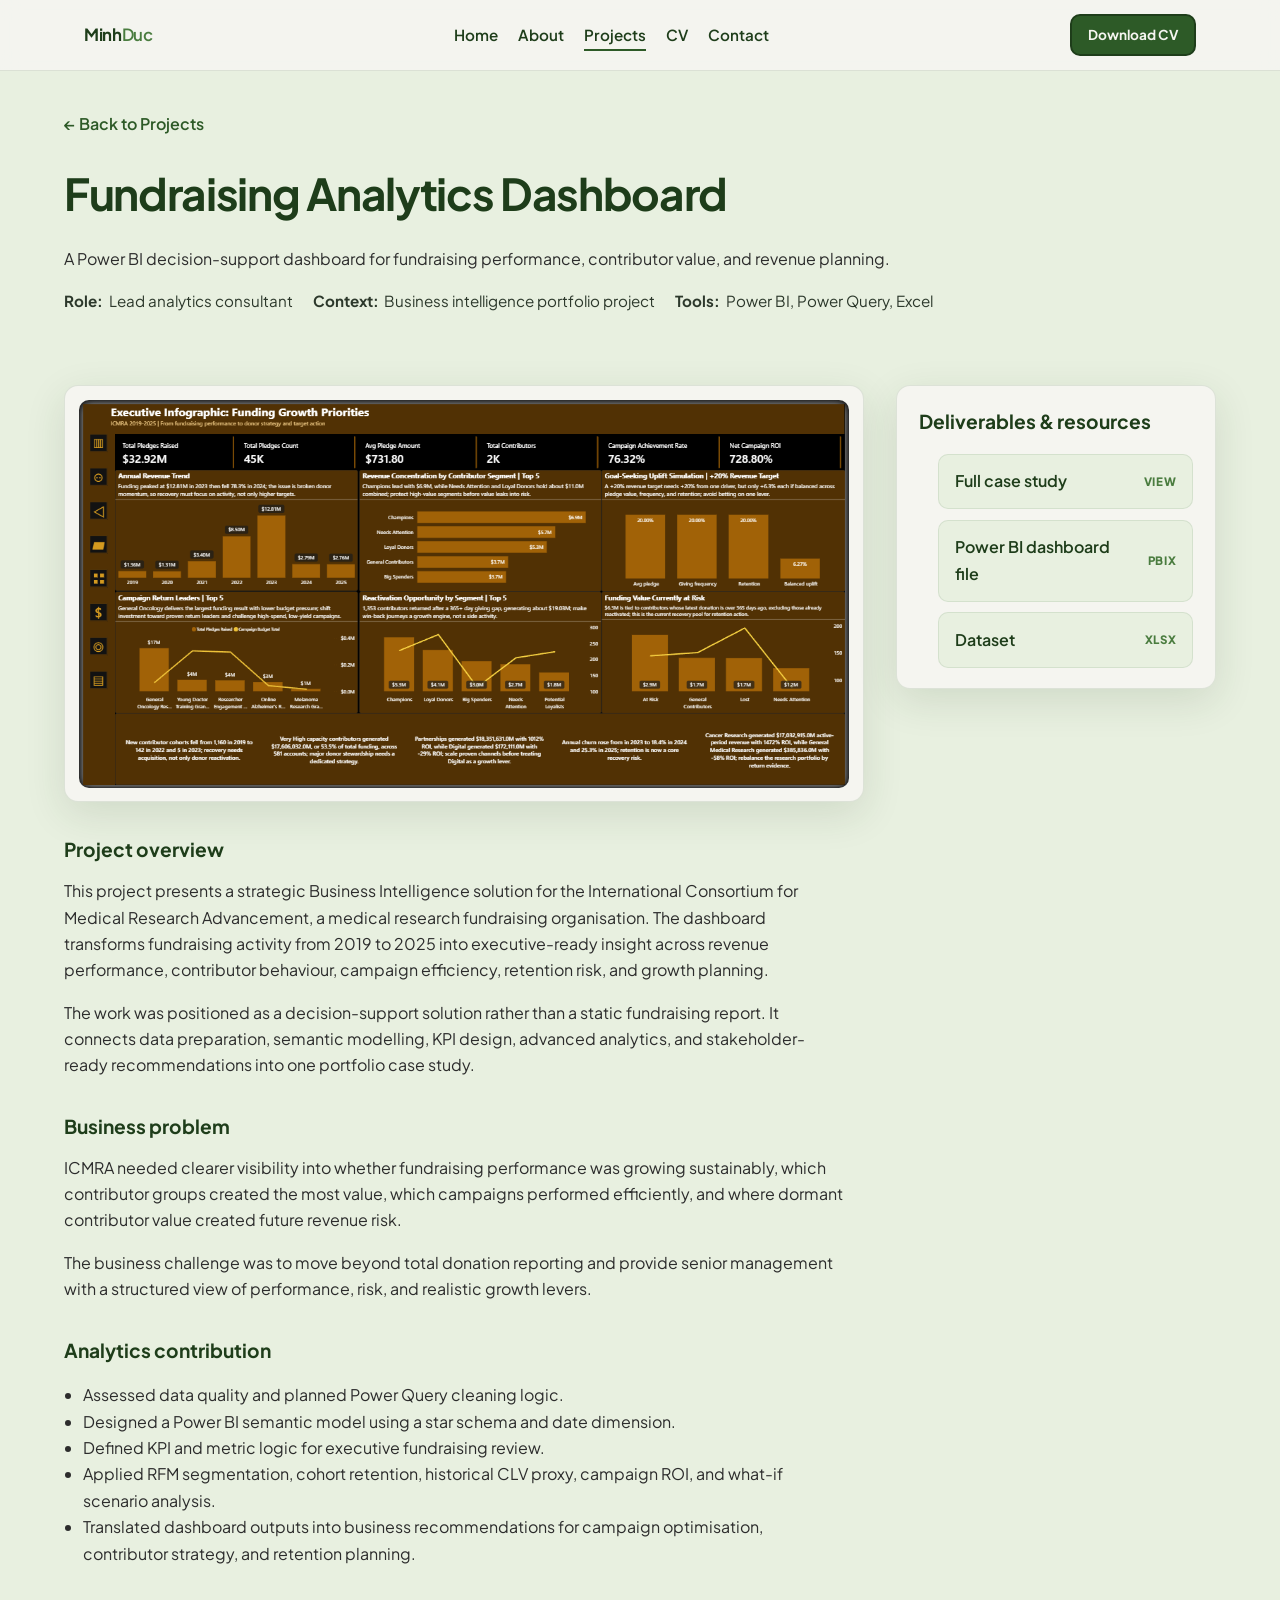
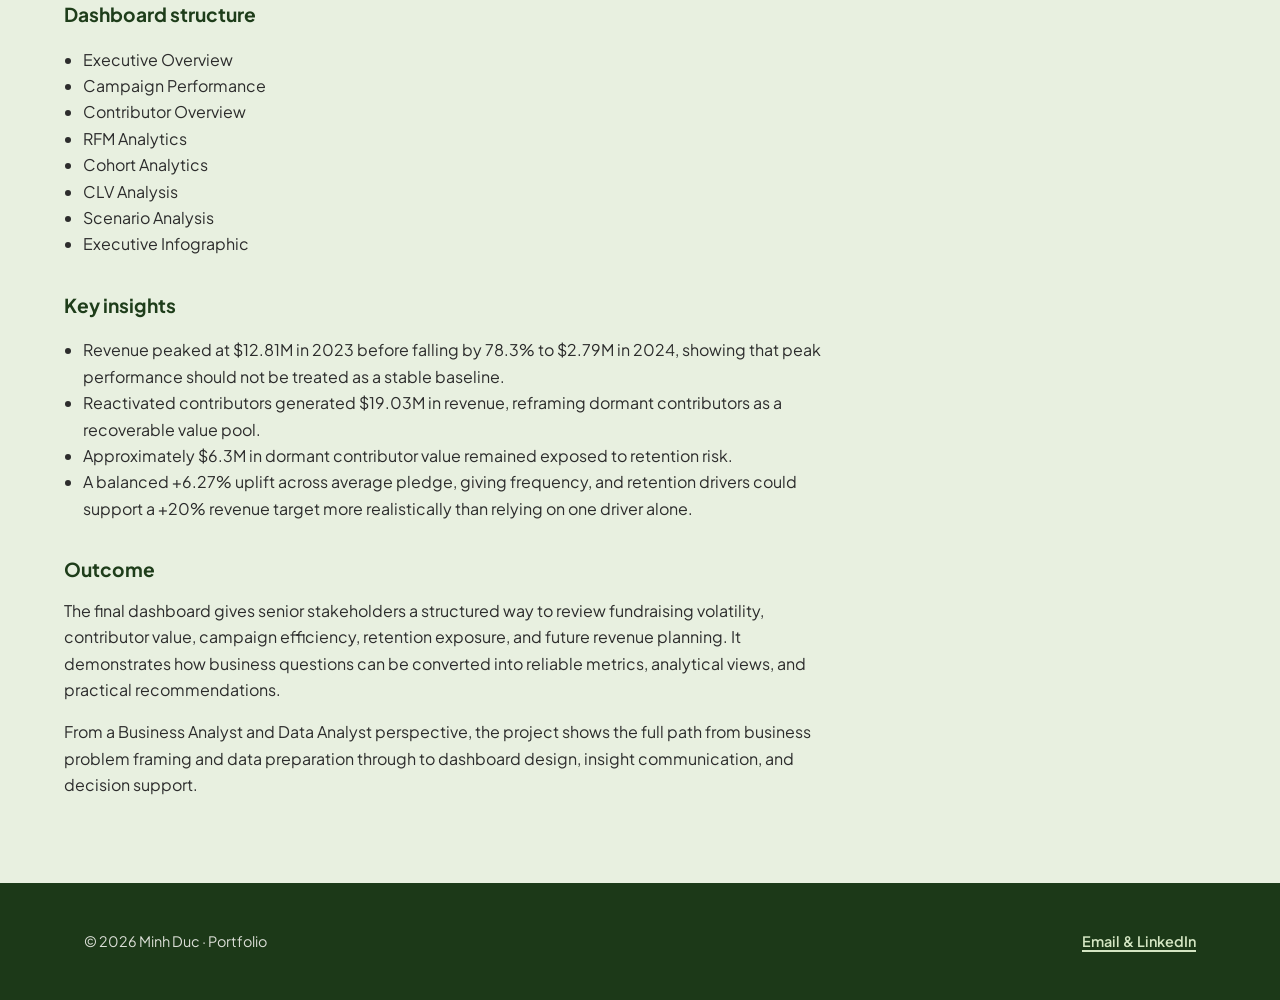
<file: projects/icmra-fundraising-dashboard.html>
<!DOCTYPE html>
<html lang="en">
  <head>
    <meta charset="utf-8" />
    <meta name="viewport" content="width=device-width, initial-scale=1" />
    <title>Fundraising Analytics Dashboard - Minh Duc</title>
    <link rel="preconnect" href="https://fonts.googleapis.com" />
    <link rel="preconnect" href="https://fonts.gstatic.com" crossorigin />
    <link
      href="https://fonts.googleapis.com/css2?family=Plus+Jakarta+Sans:wght@400;600;700;800&display=swap"
      rel="stylesheet"
    />
    <link rel="stylesheet" href="../css/styles.css" />
  </head>
  <body>
    <a class="skip-link" href="#main">Skip to content</a>
    <header class="site-header">
      <div class="site-header__inner">
        <a class="logo" href="../index.html">Minh<span>Duc</span></a>
        <button class="nav-toggle" type="button" aria-expanded="false" aria-controls="site-nav">
          Menu
        </button>
        <nav class="site-nav" id="site-nav" aria-label="Primary">
          <ul>
            <li><a href="../index.html">Home</a></li>
            <li><a href="../about.html">About</a></li>
            <li><a class="nav-link--active" href="../projects.html">Projects</a></li>
            <li><a href="../cv.html">CV</a></li>
            <li><a href="../contact.html">Contact</a></li>
          </ul>
        </nav>
        <div class="header-cta">
          <a class="btn btn--primary btn--small" href="../cv.html">Download CV</a>
        </div>
      </div>
    </header>

    <main id="main">
      <div class="wrap page-intro">
        <p class="breadcrumb"><a href="../projects.html">&larr; Back to Projects</a></p>
        <h1>Fundraising Analytics Dashboard</h1>
        <p class="tagline">
          A Power BI decision-support dashboard for fundraising performance, contributor value, and
          revenue planning.
        </p>
        <div class="detail-meta">
          <span><strong>Role:</strong> Lead analytics consultant</span>
          <span><strong>Context:</strong> Business intelligence portfolio project</span>
          <span><strong>Tools:</strong> Power BI, Power Query, Excel</span>
        </div>
      </div>

      <div class="wrap section section--tight project-detail-layout">
        <div>
          <figure class="project-hero-image">
            <img
              src="../assets/projects/icmra/thumbnail.png"
              alt="ICMRA fundraising analytics dashboard preview"
            />
          </figure>

          <div class="detail-section">
            <h2>Project overview</h2>
            <p>
              This project presents a strategic Business Intelligence solution for the International
              Consortium for Medical Research Advancement, a medical research fundraising organisation.
              The dashboard transforms fundraising activity from 2019 to 2025 into executive-ready
              insight across revenue performance, contributor behaviour, campaign efficiency, retention
              risk, and growth planning.
            </p>
            <p>
              The work was positioned as a decision-support solution rather than a static fundraising
              report. It connects data preparation, semantic modelling, KPI design, advanced analytics,
              and stakeholder-ready recommendations into one portfolio case study.
            </p>
          </div>

          <div class="detail-section">
            <h2>Business problem</h2>
            <p>
              ICMRA needed clearer visibility into whether fundraising performance was growing
              sustainably, which contributor groups created the most value, which campaigns performed
              efficiently, and where dormant contributor value created future revenue risk.
            </p>
            <p>
              The business challenge was to move beyond total donation reporting and provide senior
              management with a structured view of performance, risk, and realistic growth levers.
            </p>
          </div>

          <div class="detail-section">
            <h2>Analytics contribution</h2>
            <ul>
              <li>Assessed data quality and planned Power Query cleaning logic.</li>
              <li>Designed a Power BI semantic model using a star schema and date dimension.</li>
              <li>Defined KPI and metric logic for executive fundraising review.</li>
              <li>
                Applied RFM segmentation, cohort retention, historical CLV proxy, campaign ROI, and
                what-if scenario analysis.
              </li>
              <li>
                Translated dashboard outputs into business recommendations for campaign optimisation,
                contributor strategy, and retention planning.
              </li>
            </ul>
          </div>

          <div class="detail-section">
            <h2>Dashboard structure</h2>
            <ul>
              <li>Executive Overview</li>
              <li>Campaign Performance</li>
              <li>Contributor Overview</li>
              <li>RFM Analytics</li>
              <li>Cohort Analytics</li>
              <li>CLV Analysis</li>
              <li>Scenario Analysis</li>
              <li>Executive Infographic</li>
            </ul>
          </div>

          <div class="detail-section">
            <h2>Key insights</h2>
            <ul>
              <li>
                Revenue peaked at $12.81M in 2023 before falling by 78.3% to $2.79M in 2024,
                showing that peak performance should not be treated as a stable baseline.
              </li>
              <li>
                Reactivated contributors generated $19.03M in revenue, reframing dormant contributors
                as a recoverable value pool.
              </li>
              <li>
                Approximately $6.3M in dormant contributor value remained exposed to retention risk.
              </li>
              <li>
                A balanced +6.27% uplift across average pledge, giving frequency, and retention drivers
                could support a +20% revenue target more realistically than relying on one driver alone.
              </li>
            </ul>
          </div>

          <div class="detail-section">
            <h2>Outcome</h2>
            <p>
              The final dashboard gives senior stakeholders a structured way to review fundraising
              volatility, contributor value, campaign efficiency, retention exposure, and future revenue
              planning. It demonstrates how business questions can be converted into reliable metrics,
              analytical views, and practical recommendations.
            </p>
            <p>
              From a Business Analyst and Data Analyst perspective, the project shows the full path from
              business problem framing and data preparation through to dashboard design, insight
              communication, and decision support.
            </p>
          </div>
        </div>

        <aside class="detail-section deliverables detail-sidebar" id="deliverables">
          <h2>Deliverables &amp; resources</h2>
          <ul class="deliverable-list">
            <li>
              <a href="icmra-case-study.html">
                <span>Full case study</span>
                <span class="type">View</span>
              </a>
            </li>
            <li>
              <a href="IMRA/ICMRA%20Fundraising%20Analytics%20Dashboard.pbix">
                <span>Power BI dashboard file</span>
                <span class="type">PBIX</span>
              </a>
            </li>
            <li>
              <a href="../IMRA/ICMRA%20Dataset%202019-2025.xlsx">
                <span>Dataset</span>
                <span class="type">XLSX</span>
              </a>
            </li>
          </ul>
        </aside>
      </div>
    </main>

    <footer class="site-footer">
      <div class="wrap">
        <p>&copy; <span id="y"></span> Minh Duc &middot; Portfolio</p>
        <p><a href="../contact.html">Email &amp; LinkedIn</a></p>
      </div>
    </footer>
    <script>
      document.getElementById("y").textContent = new Date().getFullYear();
    </script>
    <script src="../js/main.js"></script>
  </body>
</html>
</file>
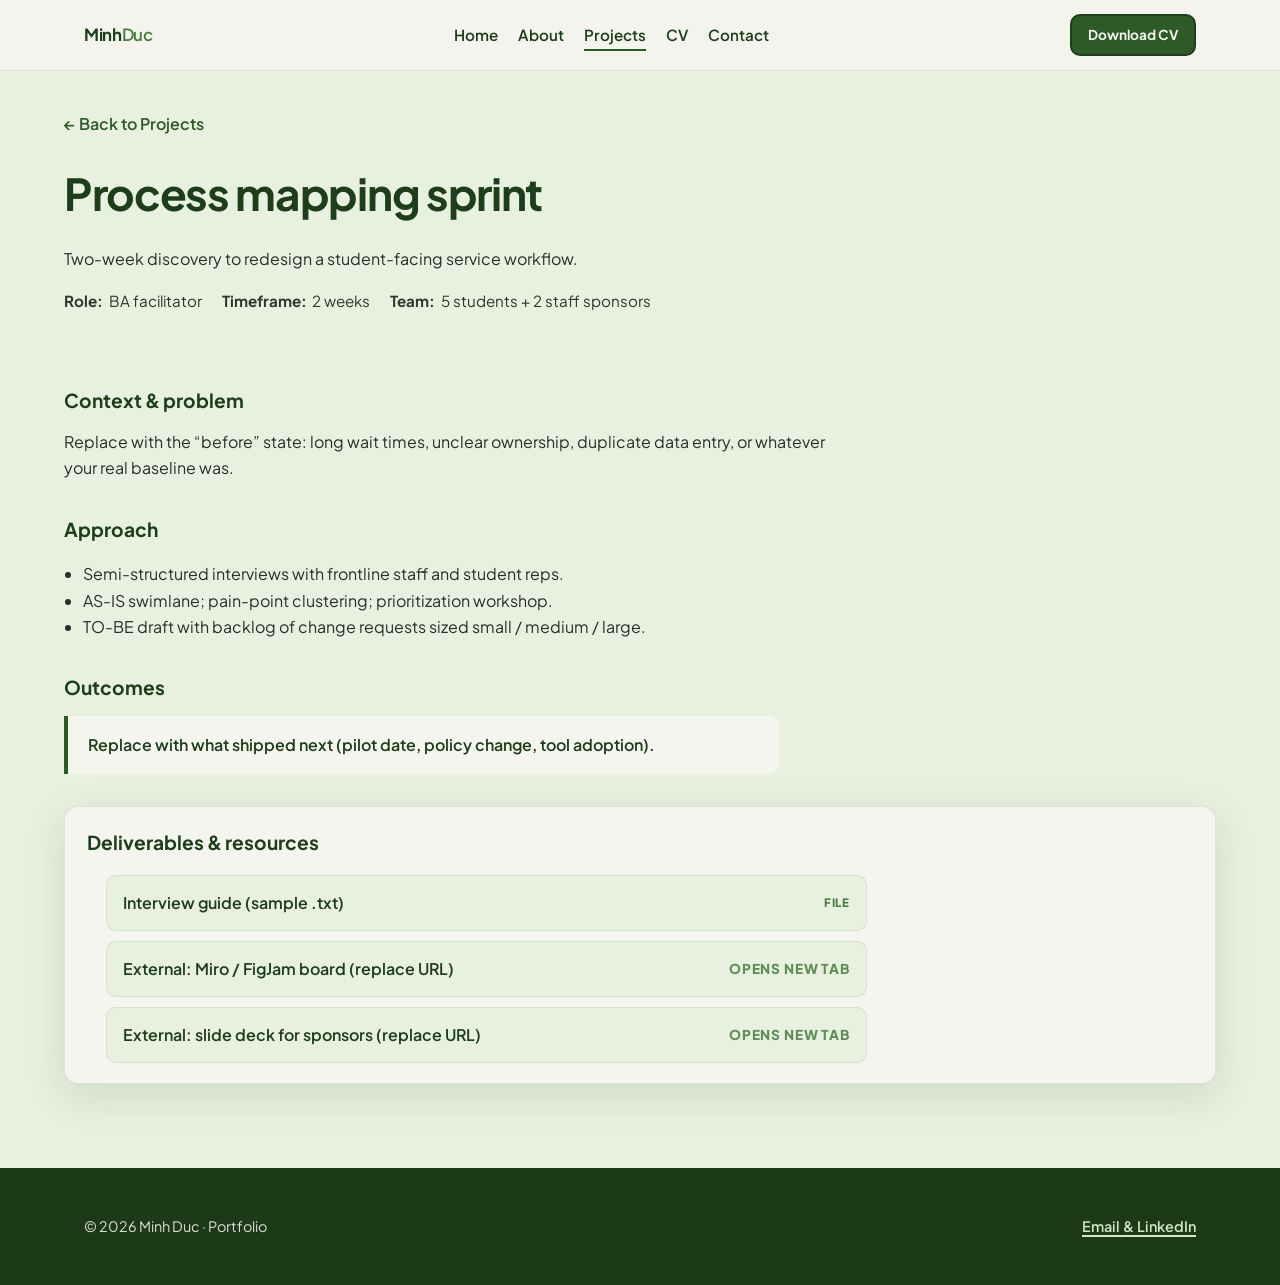
<file: projects/process-mapping-sprint.html>
<!DOCTYPE html>
<html lang="en">
  <head>
    <meta charset="utf-8" />
    <meta name="viewport" content="width=device-width, initial-scale=1" />
    <title>Process mapping sprint — Minh Duc</title>
    <link rel="preconnect" href="https://fonts.googleapis.com" />
    <link rel="preconnect" href="https://fonts.gstatic.com" crossorigin />
    <link
      href="https://fonts.googleapis.com/css2?family=Plus+Jakarta+Sans:wght@400;600;700;800&display=swap"
      rel="stylesheet"
    />
    <link rel="stylesheet" href="../css/styles.css" />
  </head>
  <body>
    <a class="skip-link" href="#main">Skip to content</a>
    <header class="site-header">
      <div class="site-header__inner">
        <a class="logo" href="../index.html">Minh<span>Duc</span></a>
        <button class="nav-toggle" type="button" aria-expanded="false" aria-controls="site-nav">
          Menu
        </button>
        <nav class="site-nav" id="site-nav" aria-label="Primary">
          <ul>
            <li><a href="../index.html">Home</a></li>
            <li><a href="../about.html">About</a></li>
            <li><a class="nav-link--active" href="../projects.html">Projects</a></li>
            <li><a href="../cv.html">CV</a></li>
            <li><a href="../contact.html">Contact</a></li>
          </ul>
        </nav>
        <div class="header-cta">
          <a class="btn btn--primary btn--small" href="../cv.html">Download CV</a>
        </div>
      </div>
    </header>

    <main id="main">
      <div class="wrap page-intro">
        <p class="breadcrumb"><a href="../projects.html">← Back to Projects</a></p>
        <h1>Process mapping sprint</h1>
        <p class="tagline">Two-week discovery to redesign a student-facing service workflow.</p>
        <div class="detail-meta">
          <span><strong>Role:</strong> BA facilitator</span>
          <span><strong>Timeframe:</strong> 2 weeks</span>
          <span><strong>Team:</strong> 5 students + 2 staff sponsors</span>
        </div>
      </div>

      <div class="wrap section section--tight">
        <div class="detail-section">
          <h2>Context &amp; problem</h2>
          <p>
            Replace with the “before” state: long wait times, unclear ownership, duplicate data entry, or
            whatever your real baseline was.
          </p>
        </div>

        <div class="detail-section">
          <h2>Approach</h2>
          <ul>
            <li>Semi-structured interviews with frontline staff and student reps.</li>
            <li>AS-IS swimlane; pain-point clustering; prioritization workshop.</li>
            <li>TO-BE draft with backlog of change requests sized small / medium / large.</li>
          </ul>
        </div>

        <div class="detail-section">
          <h2>Outcomes</h2>
          <p class="callout">Replace with what shipped next (pilot date, policy change, tool adoption).</p>
        </div>

        <div class="detail-section deliverables">
          <h2>Deliverables &amp; resources</h2>
          <ul class="deliverable-list">
            <li>
              <a href="../assets/projects/process-mapping-sprint/stakeholder-interview-guide.txt" download>
                <span>Interview guide (sample .txt)</span>
                <span class="type">File</span>
              </a>
            </li>
            <li>
              <a
                href="https://example.com"
                target="_blank"
                rel="noopener noreferrer"
                title="Replace this URL in process-mapping-sprint.html"
              >
                <span>External: Miro / FigJam board (replace URL)</span>
                <span class="type external">Opens new tab</span>
              </a>
            </li>
            <li>
              <a
                href="https://example.com"
                target="_blank"
                rel="noopener noreferrer"
                title="Replace this URL in process-mapping-sprint.html"
              >
                <span>External: slide deck for sponsors (replace URL)</span>
                <span class="type external">Opens new tab</span>
              </a>
            </li>
          </ul>
        </div>
      </div>
    </main>

    <footer class="site-footer">
      <div class="wrap">
        <p>© <span id="y"></span> Minh Duc · Portfolio</p>
        <p><a href="../contact.html">Email &amp; LinkedIn</a></p>
      </div>
    </footer>
    <script>
      document.getElementById("y").textContent = new Date().getFullYear();
    </script>
    <script src="../js/main.js"></script>
  </body>
</html>
</file>
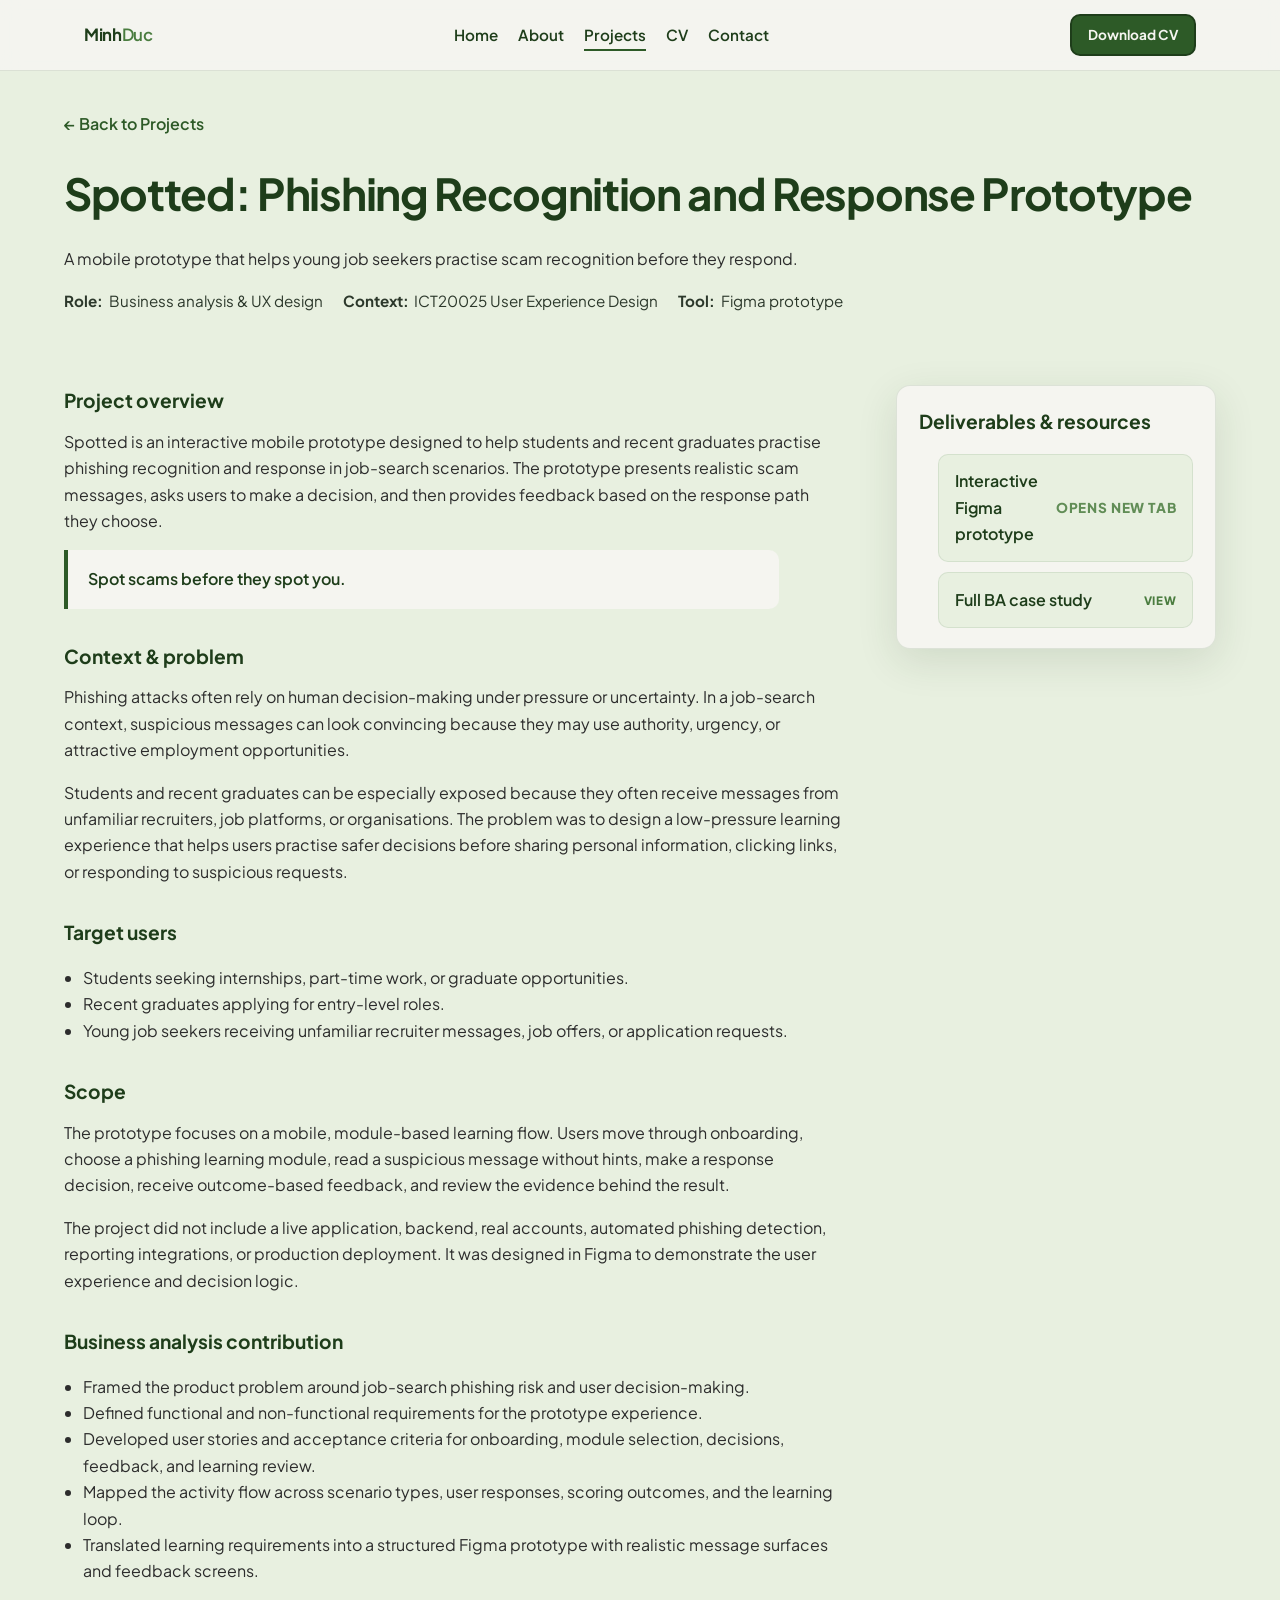
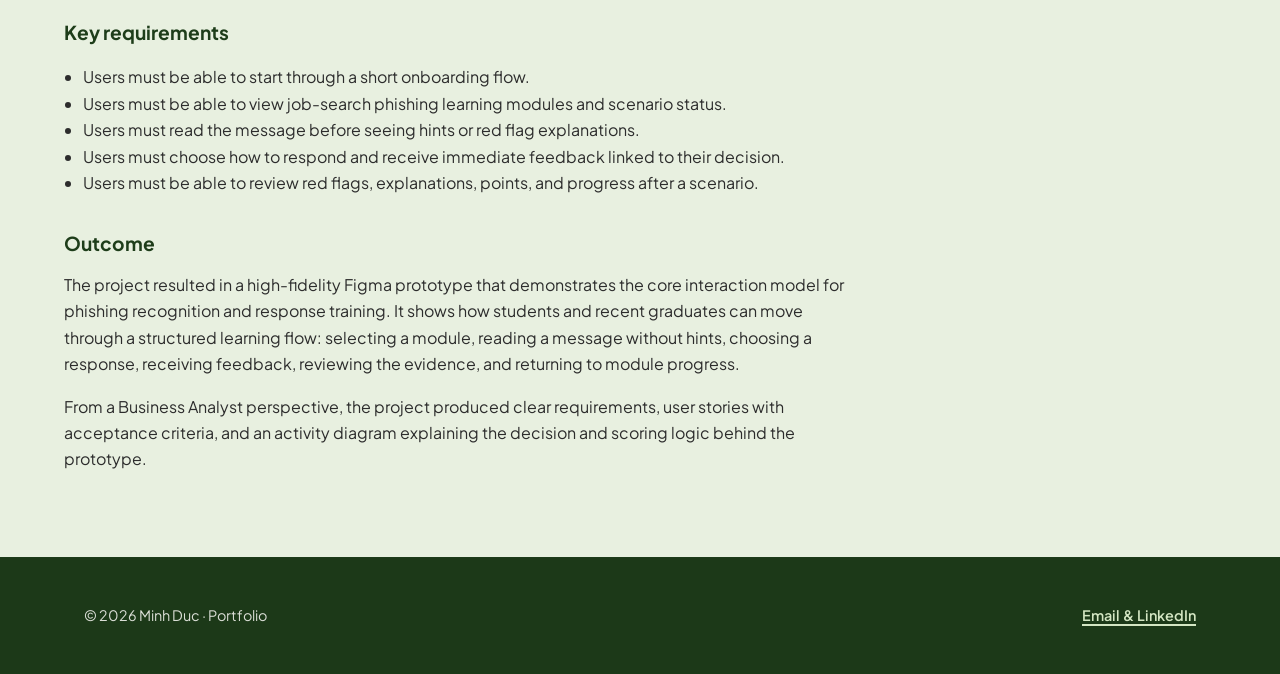
<file: projects/spotted-phishing-prototype.html>
<!DOCTYPE html>
<html lang="en">
  <head>
    <meta charset="utf-8" />
    <meta name="viewport" content="width=device-width, initial-scale=1" />
    <title>Spotted: Phishing Recognition and Response Prototype - Minh Duc</title>
    <link rel="preconnect" href="https://fonts.googleapis.com" />
    <link rel="preconnect" href="https://fonts.gstatic.com" crossorigin />
    <link
      href="https://fonts.googleapis.com/css2?family=Plus+Jakarta+Sans:wght@400;600;700;800&display=swap"
      rel="stylesheet"
    />
    <link rel="stylesheet" href="../css/styles.css" />
  </head>
  <body>
    <a class="skip-link" href="#main">Skip to content</a>
    <header class="site-header">
      <div class="site-header__inner">
        <a class="logo" href="../index.html">Minh<span>Duc</span></a>
        <button class="nav-toggle" type="button" aria-expanded="false" aria-controls="site-nav">
          Menu
        </button>
        <nav class="site-nav" id="site-nav" aria-label="Primary">
          <ul>
            <li><a href="../index.html">Home</a></li>
            <li><a href="../about.html">About</a></li>
            <li><a class="nav-link--active" href="../projects.html">Projects</a></li>
            <li><a href="../cv.html">CV</a></li>
            <li><a href="../contact.html">Contact</a></li>
          </ul>
        </nav>
        <div class="header-cta">
          <a class="btn btn--primary btn--small" href="../cv.html">Download CV</a>
        </div>
      </div>
    </header>

    <main id="main">
      <div class="wrap page-intro">
        <p class="breadcrumb"><a href="../projects.html">&larr; Back to Projects</a></p>
        <h1>Spotted: Phishing Recognition and Response Prototype</h1>
        <p class="tagline">
          A mobile prototype that helps young job seekers practise scam recognition before they respond.
        </p>
        <div class="detail-meta">
          <span><strong>Role:</strong> Business analysis &amp; UX design</span>
          <span><strong>Context:</strong> ICT20025 User Experience Design</span>
          <span><strong>Tool:</strong> Figma prototype</span>
        </div>
      </div>

      <div class="wrap section section--tight project-detail-layout">
        <div>
          <div class="detail-section">
            <h2>Project overview</h2>
            <p>
              Spotted is an interactive mobile prototype designed to help students and recent graduates
              practise phishing recognition and response in job-search scenarios. The prototype presents
              realistic scam messages, asks users to make a decision, and then provides feedback based on
              the response path they choose.
            </p>
            <p class="callout">Spot scams before they spot you.</p>
          </div>

          <div class="detail-section">
            <h2>Context &amp; problem</h2>
            <p>
              Phishing attacks often rely on human decision-making under pressure or uncertainty. In a
              job-search context, suspicious messages can look convincing because they may use authority,
              urgency, or attractive employment opportunities.
            </p>
            <p>
              Students and recent graduates can be especially exposed because they often receive messages
              from unfamiliar recruiters, job platforms, or organisations. The problem was to design a
              low-pressure learning experience that helps users practise safer decisions before sharing
              personal information, clicking links, or responding to suspicious requests.
            </p>
          </div>

          <div class="detail-section">
            <h2>Target users</h2>
            <ul>
              <li>Students seeking internships, part-time work, or graduate opportunities.</li>
              <li>Recent graduates applying for entry-level roles.</li>
              <li>Young job seekers receiving unfamiliar recruiter messages, job offers, or application requests.</li>
            </ul>
          </div>

          <div class="detail-section">
            <h2>Scope</h2>
            <p>
              The prototype focuses on a mobile, module-based learning flow. Users move through onboarding,
              choose a phishing learning module, read a suspicious message without hints, make a response
              decision, receive outcome-based feedback, and review the evidence behind the result.
            </p>
            <p>
              The project did not include a live application, backend, real accounts, automated phishing
              detection, reporting integrations, or production deployment. It was designed in Figma to
              demonstrate the user experience and decision logic.
            </p>
          </div>

          <div class="detail-section">
            <h2>Business analysis contribution</h2>
            <ul>
              <li>Framed the product problem around job-search phishing risk and user decision-making.</li>
              <li>Defined functional and non-functional requirements for the prototype experience.</li>
              <li>
                Developed user stories and acceptance criteria for onboarding, module selection, decisions,
                feedback, and learning review.
              </li>
              <li>
                Mapped the activity flow across scenario types, user responses, scoring outcomes, and the
                learning loop.
              </li>
              <li>
                Translated learning requirements into a structured Figma prototype with realistic message
                surfaces and feedback screens.
              </li>
            </ul>
          </div>

          <div class="detail-section">
            <h2>Key requirements</h2>
            <ul>
              <li>Users must be able to start through a short onboarding flow.</li>
              <li>Users must be able to view job-search phishing learning modules and scenario status.</li>
              <li>Users must read the message before seeing hints or red flag explanations.</li>
              <li>Users must choose how to respond and receive immediate feedback linked to their decision.</li>
              <li>Users must be able to review red flags, explanations, points, and progress after a scenario.</li>
            </ul>
          </div>

          <div class="detail-section">
            <h2>Outcome</h2>
            <p>
              The project resulted in a high-fidelity Figma prototype that demonstrates the core interaction
              model for phishing recognition and response training. It shows how students and recent
              graduates can move through a structured learning flow: selecting a module, reading a message
              without hints, choosing a response, receiving feedback, reviewing the evidence, and returning
              to module progress.
            </p>
            <p>
              From a Business Analyst perspective, the project produced clear requirements, user stories
              with acceptance criteria, and an activity diagram explaining the decision and scoring logic
              behind the prototype.
            </p>
          </div>
        </div>

        <aside class="detail-section deliverables detail-sidebar" id="deliverables">
          <h2>Deliverables &amp; resources</h2>
          <ul class="deliverable-list">
            <li>
              <a
                href="https://www.figma.com/proto/CZ2ae9esX4Ah3MsKvY7ye5/Spotted?node-id=0-1&amp;t=oE6XwpxjQfjuhd4f-1"
                target="_blank"
                rel="noopener noreferrer"
              >
                <span>Interactive Figma prototype</span>
                <span class="type external">Opens new tab</span>
              </a>
            </li>
            <li>
              <a href="spotted-case-study.html">
                <span>Full BA case study</span>
                <span class="type">View</span>
              </a>
            </li>
          </ul>
        </aside>
      </div>
    </main>

    <footer class="site-footer">
      <div class="wrap">
        <p>&copy; <span id="y"></span> Minh Duc &middot; Portfolio</p>
        <p><a href="../contact.html">Email &amp; LinkedIn</a></p>
      </div>
    </footer>
    <script>
      document.getElementById("y").textContent = new Date().getFullYear();
    </script>
    <script src="../js/main.js"></script>
  </body>
</html>
</file>
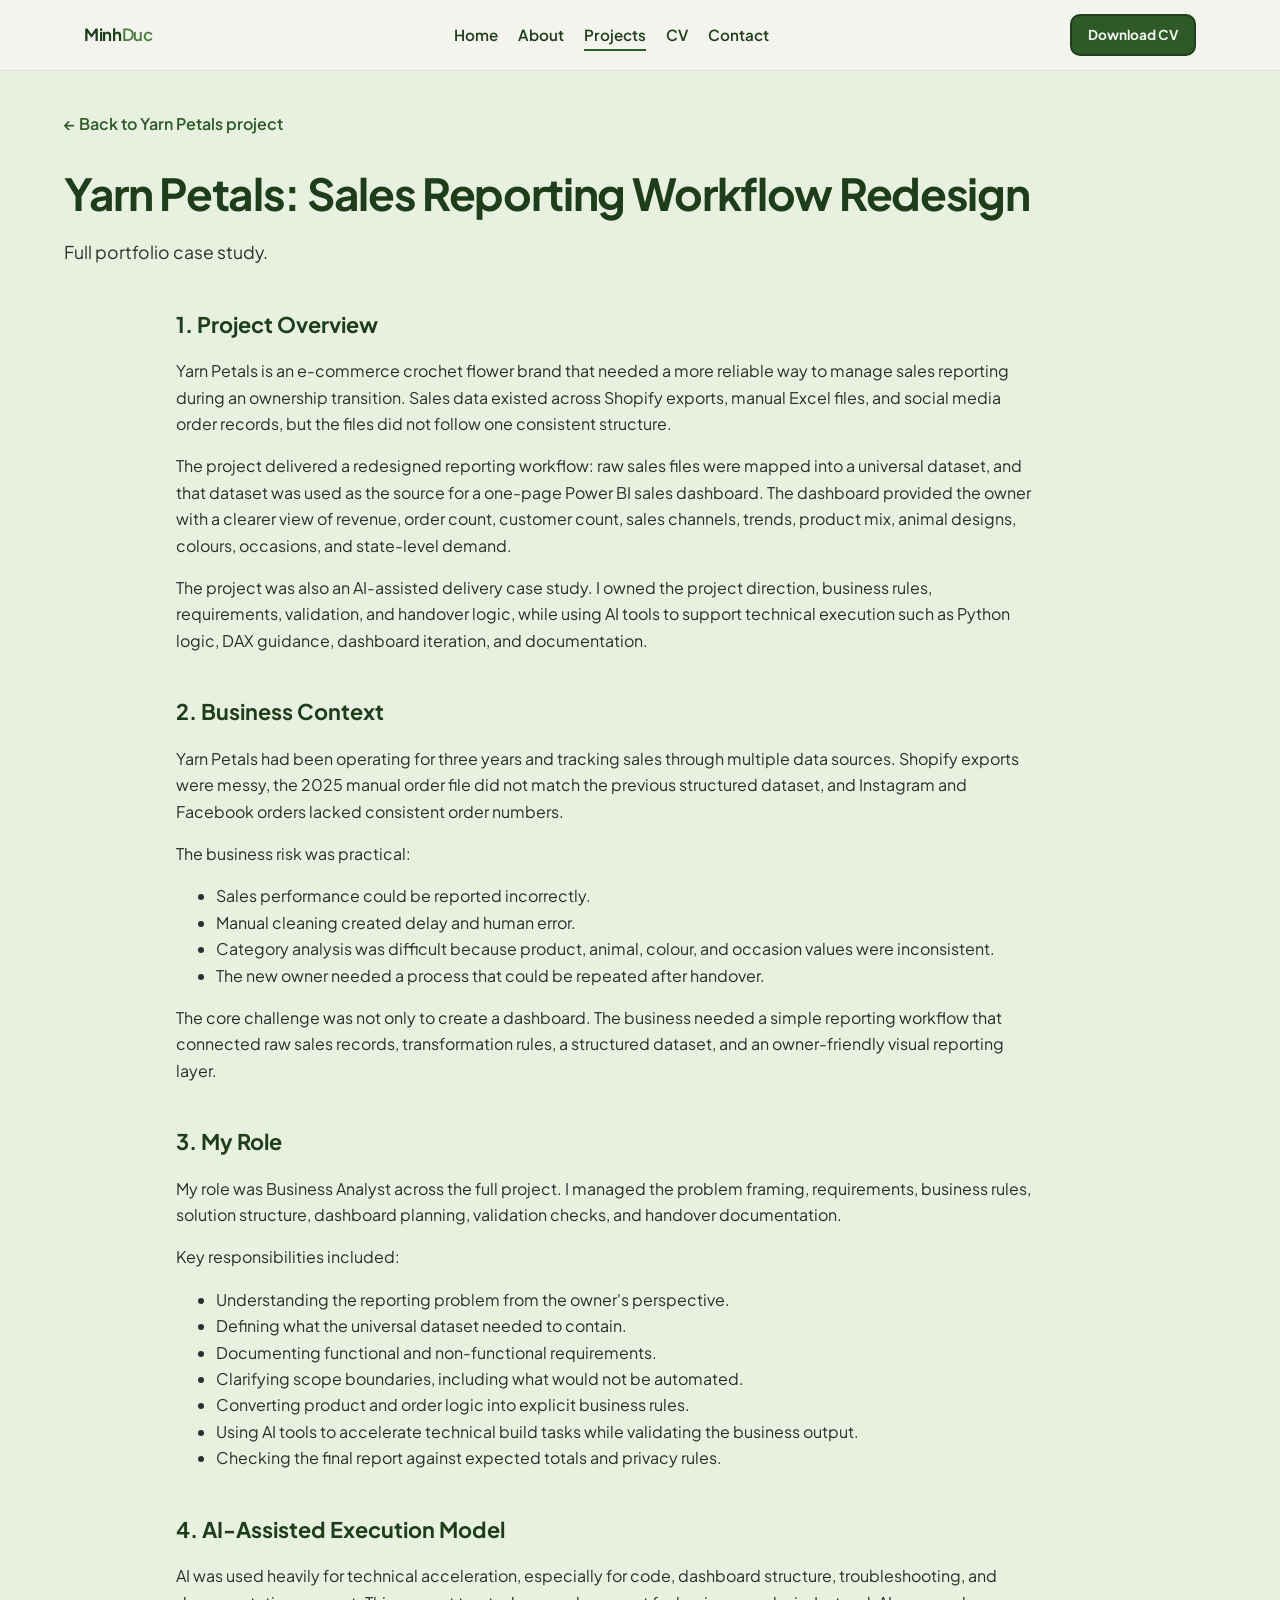
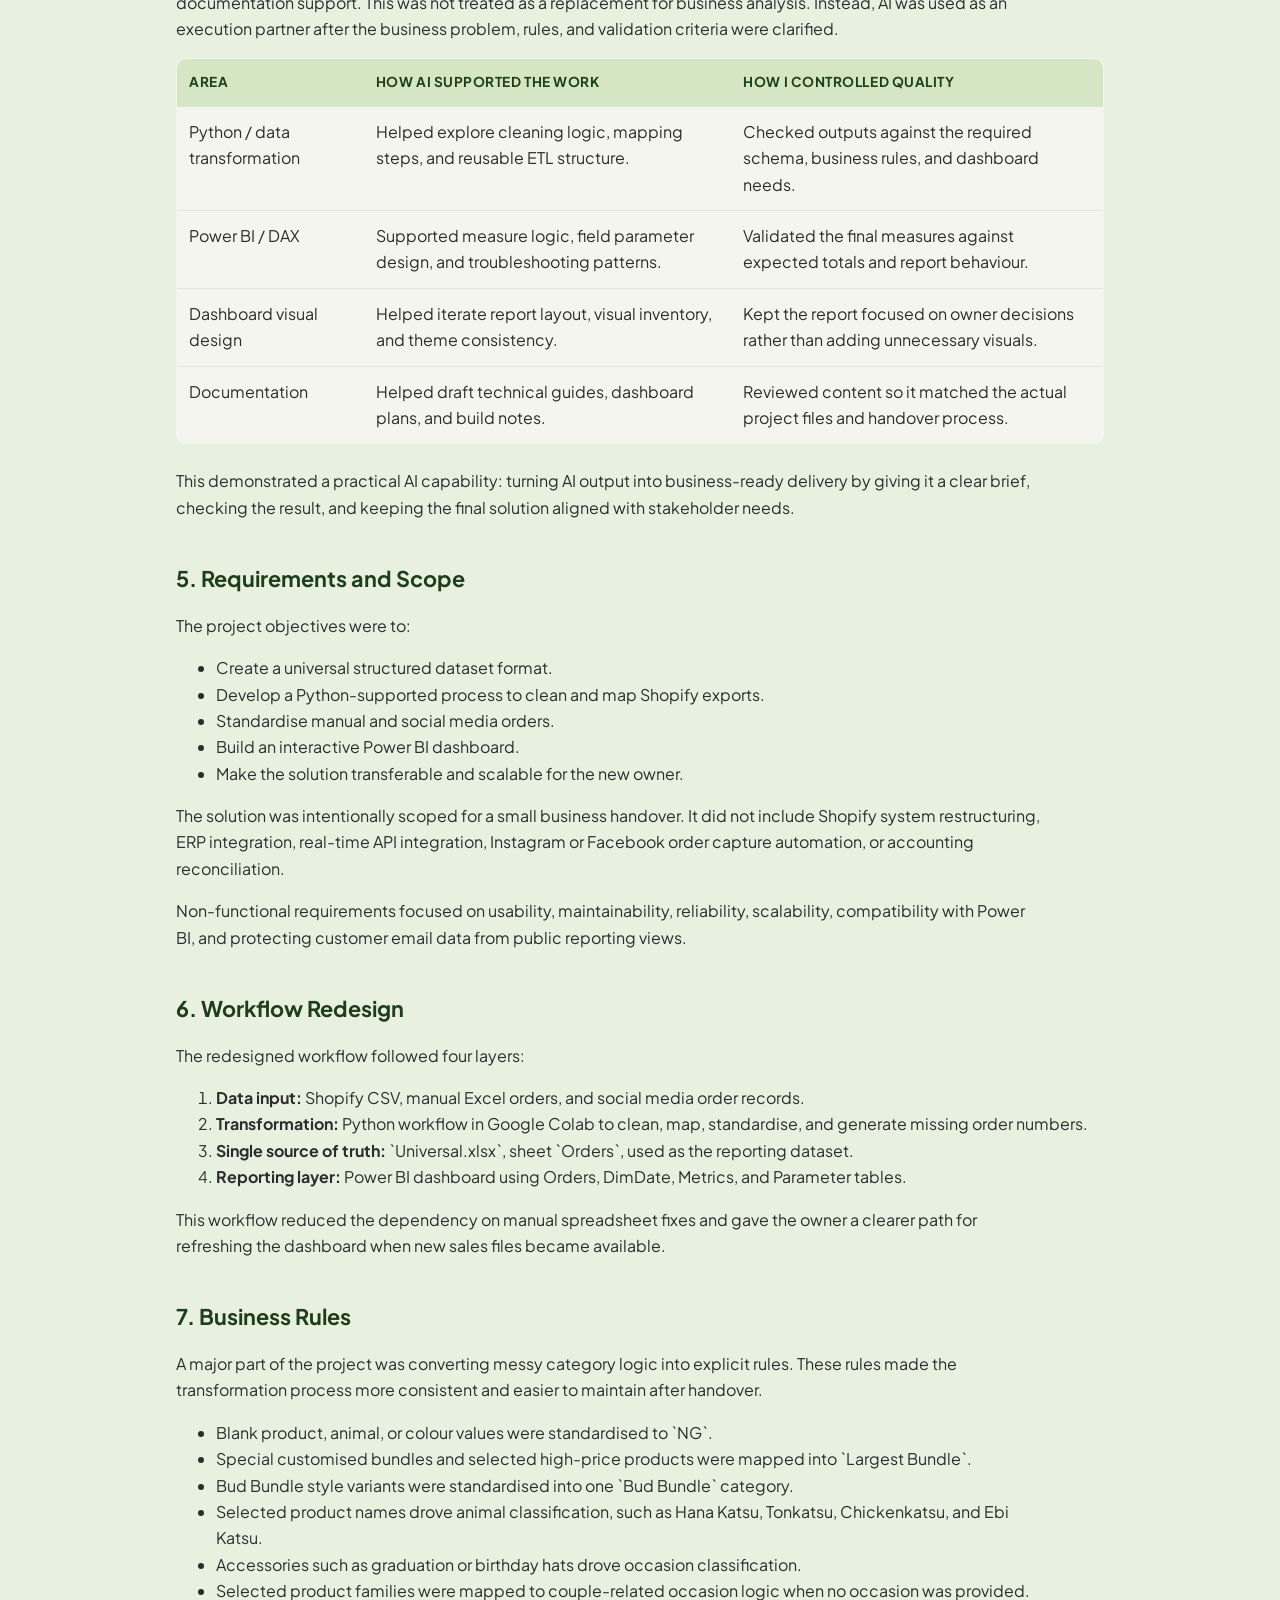
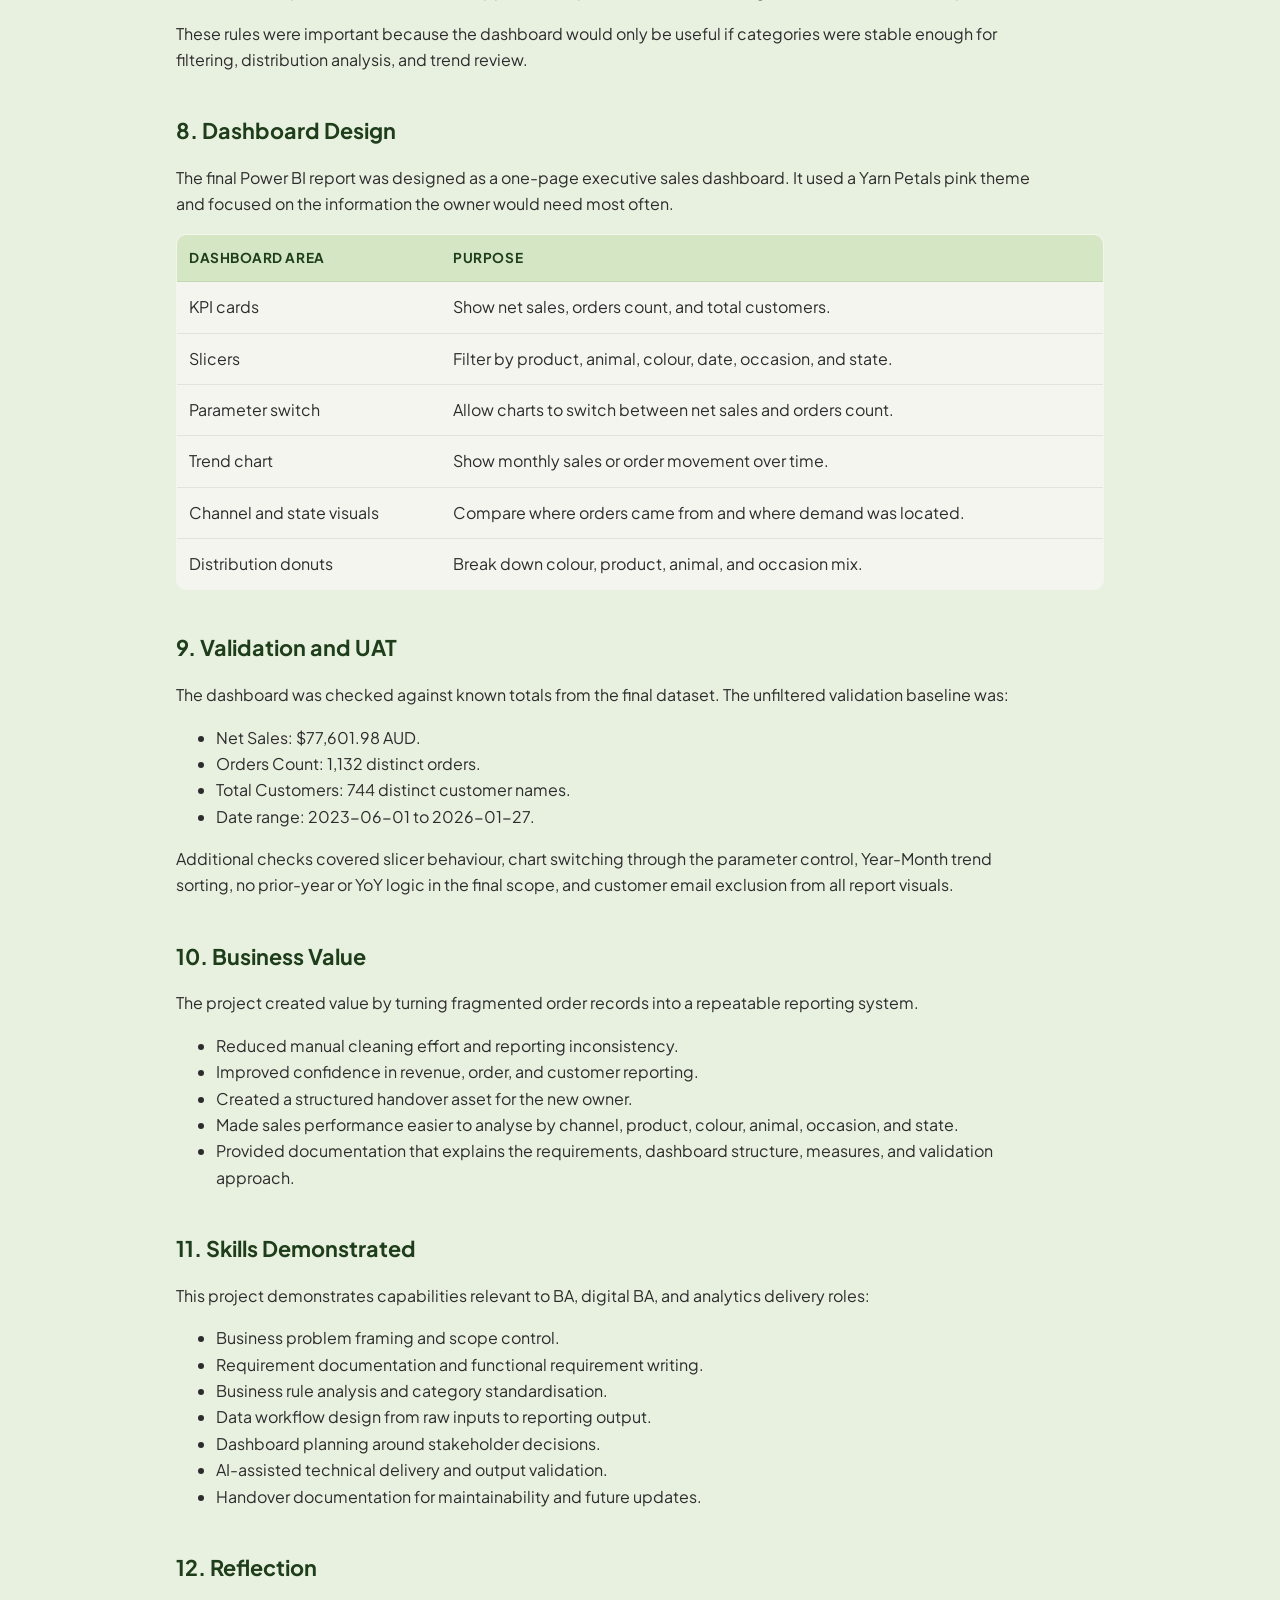
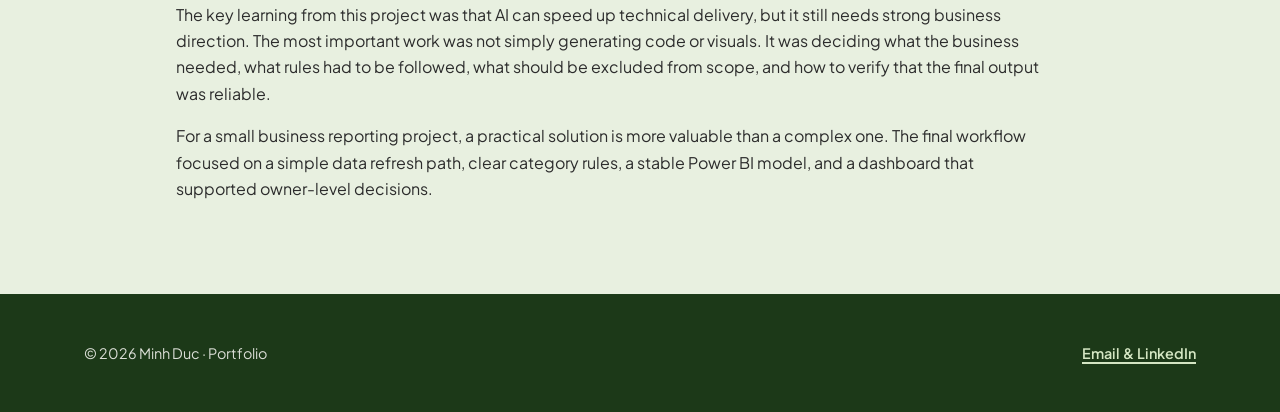
<file: projects/yarn-petals-case-study.html>
<!DOCTYPE html>
<html lang="en">
  <head>
    <meta charset="utf-8" />
    <meta name="viewport" content="width=device-width, initial-scale=1" />
    <title>Yarn Petals Case Study - Minh Duc</title>
    <link rel="preconnect" href="https://fonts.googleapis.com" />
    <link rel="preconnect" href="https://fonts.gstatic.com" crossorigin />
    <link
      href="https://fonts.googleapis.com/css2?family=Plus+Jakarta+Sans:wght@400;600;700;800&display=swap"
      rel="stylesheet"
    />
    <link rel="stylesheet" href="../css/styles.css" />
  </head>
  <body>
    <a class="skip-link" href="#main">Skip to content</a>
    <header class="site-header">
      <div class="site-header__inner">
        <a class="logo" href="../index.html">Minh<span>Duc</span></a>
        <button class="nav-toggle" type="button" aria-expanded="false" aria-controls="site-nav">
          Menu
        </button>
        <nav class="site-nav" id="site-nav" aria-label="Primary">
          <ul>
            <li><a href="../index.html">Home</a></li>
            <li><a href="../about.html">About</a></li>
            <li><a class="nav-link--active" href="../projects.html">Projects</a></li>
            <li><a href="../cv.html">CV</a></li>
            <li><a href="../contact.html">Contact</a></li>
          </ul>
        </nav>
        <div class="header-cta">
          <a class="btn btn--primary btn--small" href="../cv.html">Download CV</a>
        </div>
      </div>
    </header>

    <main id="main">
      <div class="wrap page-intro">
        <p class="breadcrumb"><a href="yarn-petals-sales-reporting-workflow.html">&larr; Back to Yarn Petals project</a></p>
        <h1>Yarn Petals: Sales Reporting Workflow Redesign</h1>
        <p class="lede">Full portfolio case study.</p>
      </div>

      <article class="wrap section section--tight case-study">
        <section>
          <h2>1. Project Overview</h2>
          <p>
            Yarn Petals is an e-commerce crochet flower brand that needed a more reliable way to manage
            sales reporting during an ownership transition. Sales data existed across Shopify exports,
            manual Excel files, and social media order records, but the files did not follow one consistent
            structure.
          </p>
          <p>
            The project delivered a redesigned reporting workflow: raw sales files were mapped into a
            universal dataset, and that dataset was used as the source for a one-page Power BI sales
            dashboard. The dashboard provided the owner with a clearer view of revenue, order count,
            customer count, sales channels, trends, product mix, animal designs, colours, occasions, and
            state-level demand.
          </p>
          <p>
            The project was also an AI-assisted delivery case study. I owned the project direction,
            business rules, requirements, validation, and handover logic, while using AI tools to support
            technical execution such as Python logic, DAX guidance, dashboard iteration, and documentation.
          </p>
        </section>

        <section>
          <h2>2. Business Context</h2>
          <p>
            Yarn Petals had been operating for three years and tracking sales through multiple data
            sources. Shopify exports were messy, the 2025 manual order file did not match the previous
            structured dataset, and Instagram and Facebook orders lacked consistent order numbers.
          </p>
          <p>The business risk was practical:</p>
          <ul>
            <li>Sales performance could be reported incorrectly.</li>
            <li>Manual cleaning created delay and human error.</li>
            <li>Category analysis was difficult because product, animal, colour, and occasion values were inconsistent.</li>
            <li>The new owner needed a process that could be repeated after handover.</li>
          </ul>
          <p>
            The core challenge was not only to create a dashboard. The business needed a simple reporting
            workflow that connected raw sales records, transformation rules, a structured dataset, and an
            owner-friendly visual reporting layer.
          </p>
        </section>

        <section>
          <h2>3. My Role</h2>
          <p>
            My role was Business Analyst across the full project. I managed the problem framing,
            requirements, business rules, solution structure, dashboard planning, validation checks, and
            handover documentation.
          </p>
          <p>Key responsibilities included:</p>
          <ul>
            <li>Understanding the reporting problem from the owner's perspective.</li>
            <li>Defining what the universal dataset needed to contain.</li>
            <li>Documenting functional and non-functional requirements.</li>
            <li>Clarifying scope boundaries, including what would not be automated.</li>
            <li>Converting product and order logic into explicit business rules.</li>
            <li>Using AI tools to accelerate technical build tasks while validating the business output.</li>
            <li>Checking the final report against expected totals and privacy rules.</li>
          </ul>
        </section>

        <section>
          <h2>4. AI-Assisted Execution Model</h2>
          <p>
            AI was used heavily for technical acceleration, especially for code, dashboard structure,
            troubleshooting, and documentation support. This was not treated as a replacement for business
            analysis. Instead, AI was used as an execution partner after the business problem, rules, and
            validation criteria were clarified.
          </p>
          <div class="table-wrap">
            <table>
              <thead>
                <tr>
                  <th>Area</th>
                  <th>How AI Supported the Work</th>
                  <th>How I Controlled Quality</th>
                </tr>
              </thead>
              <tbody>
                <tr>
                  <td>Python / data transformation</td>
                  <td>Helped explore cleaning logic, mapping steps, and reusable ETL structure.</td>
                  <td>Checked outputs against the required schema, business rules, and dashboard needs.</td>
                </tr>
                <tr>
                  <td>Power BI / DAX</td>
                  <td>Supported measure logic, field parameter design, and troubleshooting patterns.</td>
                  <td>Validated the final measures against expected totals and report behaviour.</td>
                </tr>
                <tr>
                  <td>Dashboard visual design</td>
                  <td>Helped iterate report layout, visual inventory, and theme consistency.</td>
                  <td>Kept the report focused on owner decisions rather than adding unnecessary visuals.</td>
                </tr>
                <tr>
                  <td>Documentation</td>
                  <td>Helped draft technical guides, dashboard plans, and build notes.</td>
                  <td>Reviewed content so it matched the actual project files and handover process.</td>
                </tr>
              </tbody>
            </table>
          </div>
          <p>
            This demonstrated a practical AI capability: turning AI output into business-ready delivery by
            giving it a clear brief, checking the result, and keeping the final solution aligned with
            stakeholder needs.
          </p>
        </section>

        <section>
          <h2>5. Requirements and Scope</h2>
          <p>The project objectives were to:</p>
          <ul>
            <li>Create a universal structured dataset format.</li>
            <li>Develop a Python-supported process to clean and map Shopify exports.</li>
            <li>Standardise manual and social media orders.</li>
            <li>Build an interactive Power BI dashboard.</li>
            <li>Make the solution transferable and scalable for the new owner.</li>
          </ul>
          <p>
            The solution was intentionally scoped for a small business handover. It did not include Shopify
            system restructuring, ERP integration, real-time API integration, Instagram or Facebook order
            capture automation, or accounting reconciliation.
          </p>
          <p>
            Non-functional requirements focused on usability, maintainability, reliability, scalability,
            compatibility with Power BI, and protecting customer email data from public reporting views.
          </p>
        </section>

        <section>
          <h2>6. Workflow Redesign</h2>
          <p>The redesigned workflow followed four layers:</p>
          <ol>
            <li><strong>Data input:</strong> Shopify CSV, manual Excel orders, and social media order records.</li>
            <li><strong>Transformation:</strong> Python workflow in Google Colab to clean, map, standardise, and generate missing order numbers.</li>
            <li><strong>Single source of truth:</strong> `Universal.xlsx`, sheet `Orders`, used as the reporting dataset.</li>
            <li><strong>Reporting layer:</strong> Power BI dashboard using Orders, DimDate, Metrics, and Parameter tables.</li>
          </ol>
          <p>
            This workflow reduced the dependency on manual spreadsheet fixes and gave the owner a clearer
            path for refreshing the dashboard when new sales files became available.
          </p>
        </section>

        <section>
          <h2>7. Business Rules</h2>
          <p>
            A major part of the project was converting messy category logic into explicit rules. These
            rules made the transformation process more consistent and easier to maintain after handover.
          </p>
          <ul>
            <li>Blank product, animal, or colour values were standardised to `NG`.</li>
            <li>Special customised bundles and selected high-price products were mapped into `Largest Bundle`.</li>
            <li>Bud Bundle style variants were standardised into one `Bud Bundle` category.</li>
            <li>Selected product names drove animal classification, such as Hana Katsu, Tonkatsu, Chickenkatsu, and Ebi Katsu.</li>
            <li>Accessories such as graduation or birthday hats drove occasion classification.</li>
            <li>Selected product families were mapped to couple-related occasion logic when no occasion was provided.</li>
          </ul>
          <p>
            These rules were important because the dashboard would only be useful if categories were
            stable enough for filtering, distribution analysis, and trend review.
          </p>
        </section>

        <section>
          <h2>8. Dashboard Design</h2>
          <p>
            The final Power BI report was designed as a one-page executive sales dashboard. It used a
            Yarn Petals pink theme and focused on the information the owner would need most often.
          </p>
          <div class="table-wrap">
            <table>
              <thead>
                <tr>
                  <th>Dashboard Area</th>
                  <th>Purpose</th>
                </tr>
              </thead>
              <tbody>
                <tr>
                  <td>KPI cards</td>
                  <td>Show net sales, orders count, and total customers.</td>
                </tr>
                <tr>
                  <td>Slicers</td>
                  <td>Filter by product, animal, colour, date, occasion, and state.</td>
                </tr>
                <tr>
                  <td>Parameter switch</td>
                  <td>Allow charts to switch between net sales and orders count.</td>
                </tr>
                <tr>
                  <td>Trend chart</td>
                  <td>Show monthly sales or order movement over time.</td>
                </tr>
                <tr>
                  <td>Channel and state visuals</td>
                  <td>Compare where orders came from and where demand was located.</td>
                </tr>
                <tr>
                  <td>Distribution donuts</td>
                  <td>Break down colour, product, animal, and occasion mix.</td>
                </tr>
              </tbody>
            </table>
          </div>
        </section>

        <section>
          <h2>9. Validation and UAT</h2>
          <p>
            The dashboard was checked against known totals from the final dataset. The unfiltered
            validation baseline was:
          </p>
          <ul>
            <li>Net Sales: $77,601.98 AUD.</li>
            <li>Orders Count: 1,132 distinct orders.</li>
            <li>Total Customers: 744 distinct customer names.</li>
            <li>Date range: 2023-06-01 to 2026-01-27.</li>
          </ul>
          <p>
            Additional checks covered slicer behaviour, chart switching through the parameter control,
            Year-Month trend sorting, no prior-year or YoY logic in the final scope, and customer email
            exclusion from all report visuals.
          </p>
        </section>

        <section>
          <h2>10. Business Value</h2>
          <p>The project created value by turning fragmented order records into a repeatable reporting system.</p>
          <ul>
            <li>Reduced manual cleaning effort and reporting inconsistency.</li>
            <li>Improved confidence in revenue, order, and customer reporting.</li>
            <li>Created a structured handover asset for the new owner.</li>
            <li>Made sales performance easier to analyse by channel, product, colour, animal, occasion, and state.</li>
            <li>Provided documentation that explains the requirements, dashboard structure, measures, and validation approach.</li>
          </ul>
        </section>

        <section>
          <h2>11. Skills Demonstrated</h2>
          <p>This project demonstrates capabilities relevant to BA, digital BA, and analytics delivery roles:</p>
          <ul>
            <li>Business problem framing and scope control.</li>
            <li>Requirement documentation and functional requirement writing.</li>
            <li>Business rule analysis and category standardisation.</li>
            <li>Data workflow design from raw inputs to reporting output.</li>
            <li>Dashboard planning around stakeholder decisions.</li>
            <li>AI-assisted technical delivery and output validation.</li>
            <li>Handover documentation for maintainability and future updates.</li>
          </ul>
        </section>

        <section>
          <h2>12. Reflection</h2>
          <p>
            The key learning from this project was that AI can speed up technical delivery, but it still
            needs strong business direction. The most important work was not simply generating code or
            visuals. It was deciding what the business needed, what rules had to be followed, what should
            be excluded from scope, and how to verify that the final output was reliable.
          </p>
          <p>
            For a small business reporting project, a practical solution is more valuable than a complex
            one. The final workflow focused on a simple data refresh path, clear category rules, a stable
            Power BI model, and a dashboard that supported owner-level decisions.
          </p>
        </section>
      </article>
    </main>

    <footer class="site-footer">
      <div class="wrap">
        <p>&copy; <span id="y"></span> Minh Duc &middot; Portfolio</p>
        <p><a href="../contact.html">Email &amp; LinkedIn</a></p>
      </div>
    </footer>
    <script>
      document.getElementById("y").textContent = new Date().getFullYear();
    </script>
    <script src="../js/main.js"></script>
  </body>
</html>
</file>
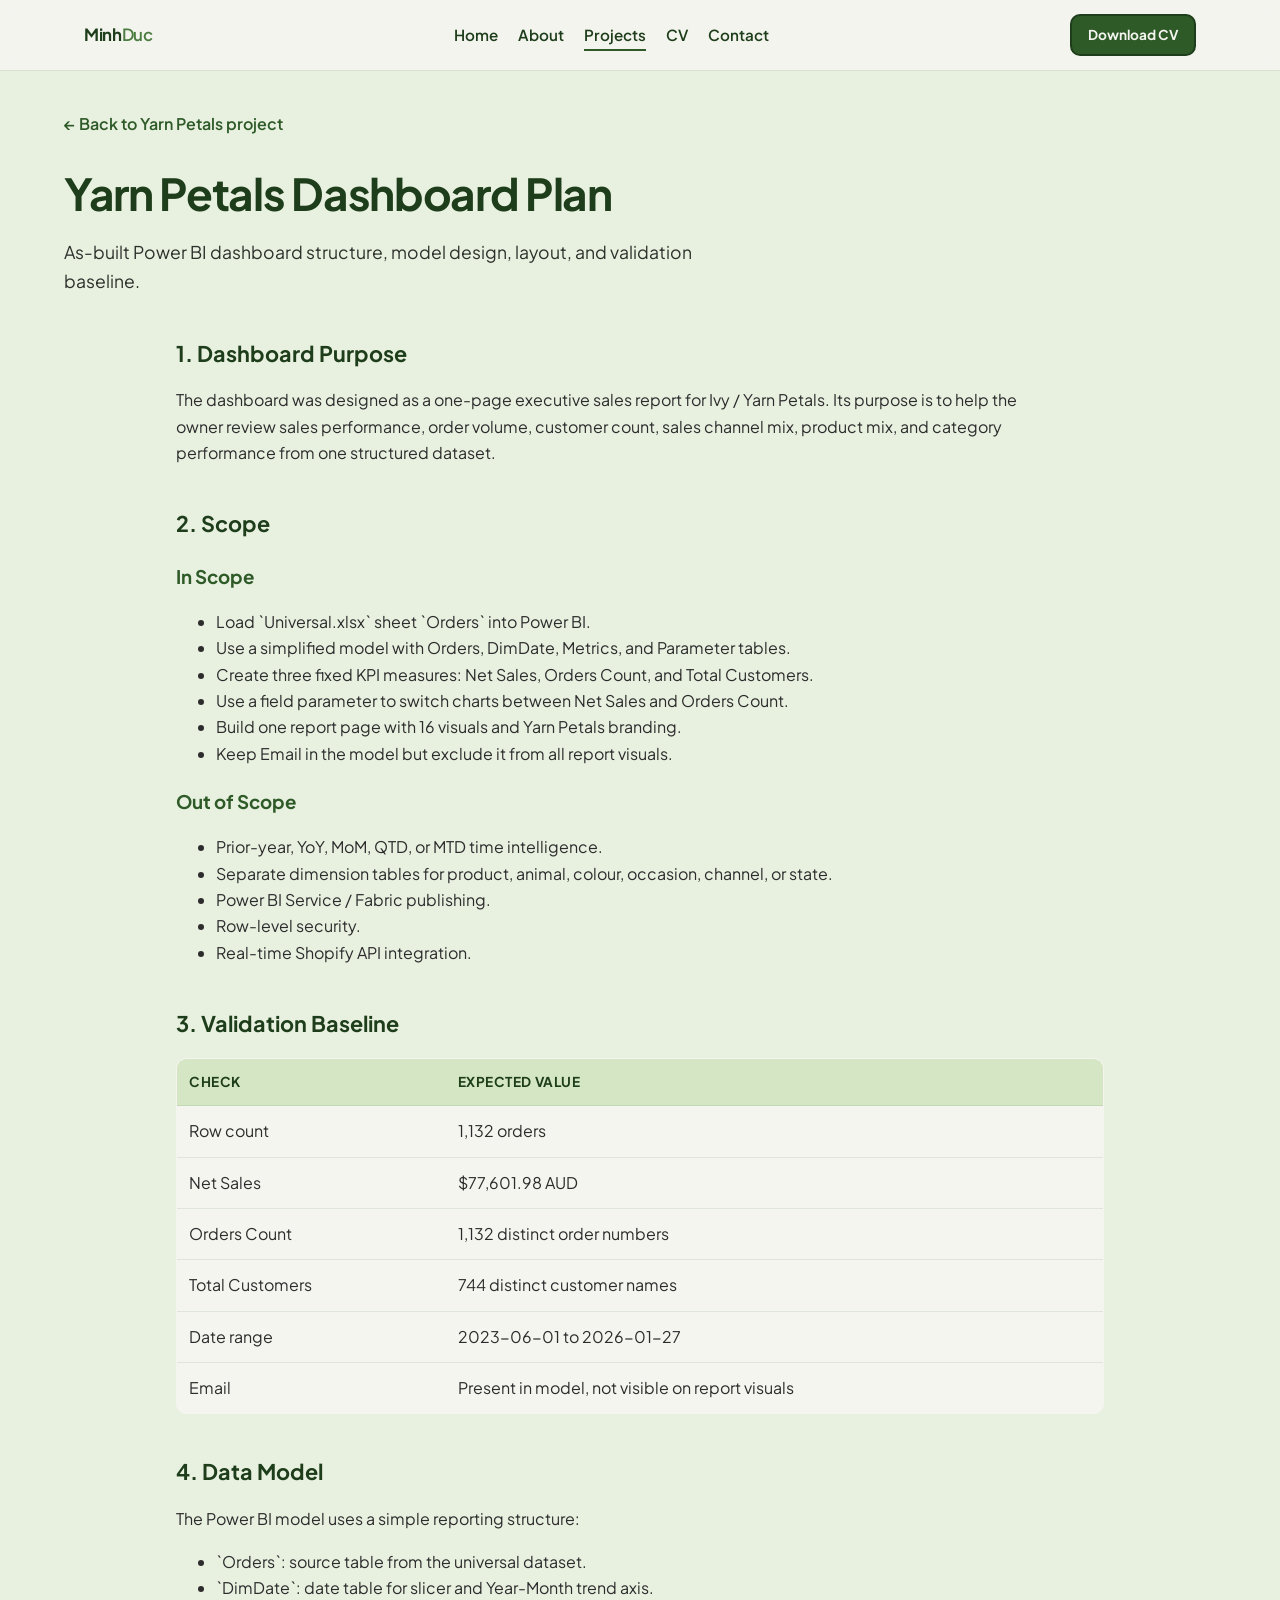
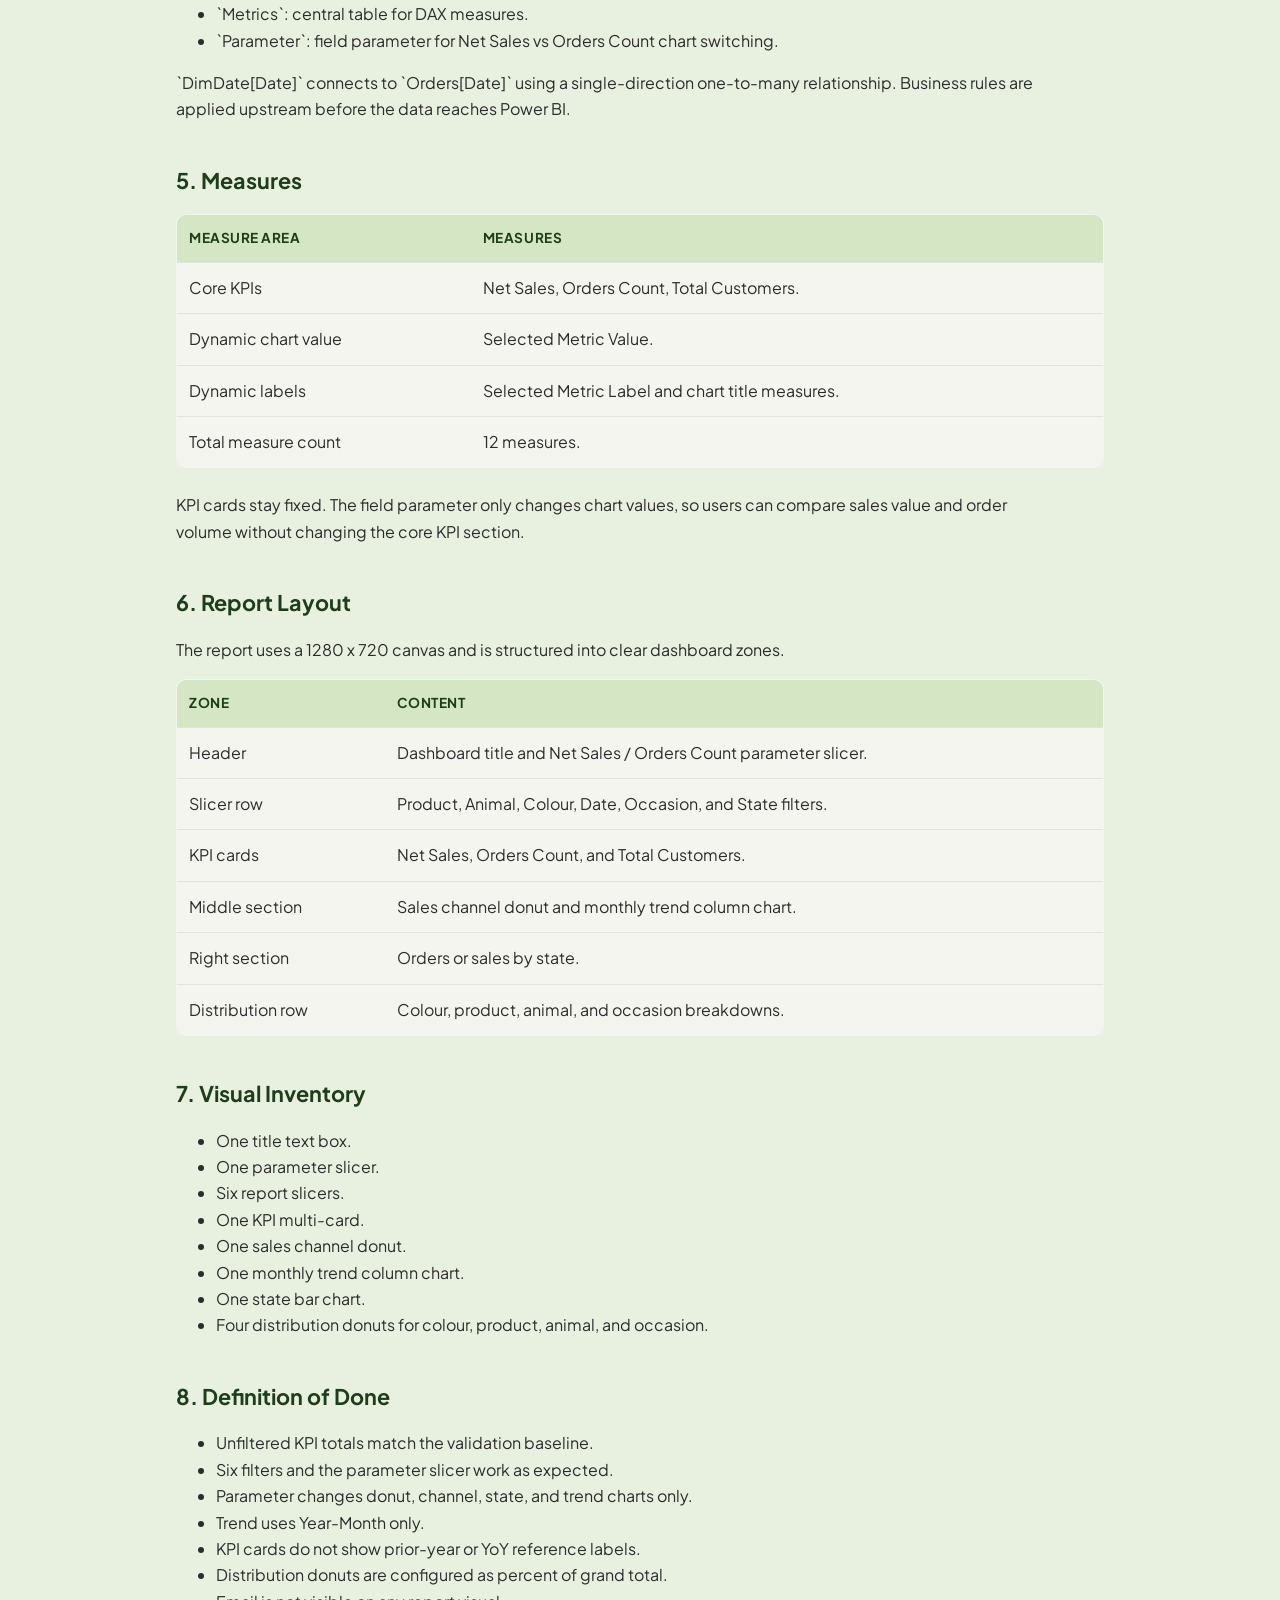
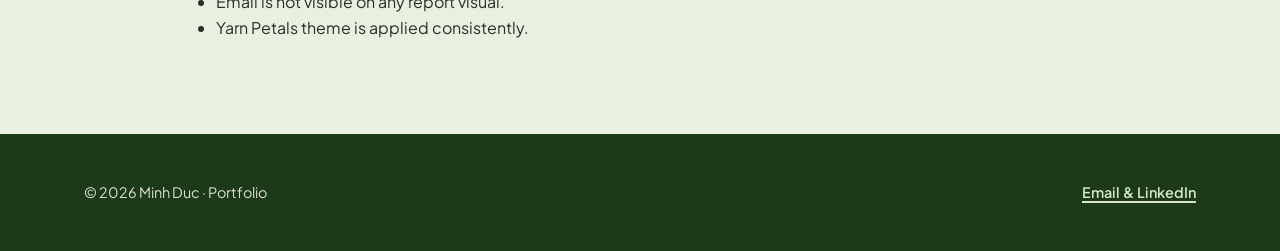
<file: projects/yarn-petals-dashboard-plan.html>
<!DOCTYPE html>
<html lang="en">
  <head>
    <meta charset="utf-8" />
    <meta name="viewport" content="width=device-width, initial-scale=1" />
    <title>Yarn Petals Dashboard Plan - Minh Duc</title>
    <link rel="preconnect" href="https://fonts.googleapis.com" />
    <link rel="preconnect" href="https://fonts.gstatic.com" crossorigin />
    <link
      href="https://fonts.googleapis.com/css2?family=Plus+Jakarta+Sans:wght@400;600;700;800&display=swap"
      rel="stylesheet"
    />
    <link rel="stylesheet" href="../css/styles.css" />
  </head>
  <body>
    <a class="skip-link" href="#main">Skip to content</a>
    <header class="site-header">
      <div class="site-header__inner">
        <a class="logo" href="../index.html">Minh<span>Duc</span></a>
        <button class="nav-toggle" type="button" aria-expanded="false" aria-controls="site-nav">
          Menu
        </button>
        <nav class="site-nav" id="site-nav" aria-label="Primary">
          <ul>
            <li><a href="../index.html">Home</a></li>
            <li><a href="../about.html">About</a></li>
            <li><a class="nav-link--active" href="../projects.html">Projects</a></li>
            <li><a href="../cv.html">CV</a></li>
            <li><a href="../contact.html">Contact</a></li>
          </ul>
        </nav>
        <div class="header-cta">
          <a class="btn btn--primary btn--small" href="../cv.html">Download CV</a>
        </div>
      </div>
    </header>

    <main id="main">
      <div class="wrap page-intro">
        <p class="breadcrumb"><a href="yarn-petals-sales-reporting-workflow.html">&larr; Back to Yarn Petals project</a></p>
        <h1>Yarn Petals Dashboard Plan</h1>
        <p class="lede">As-built Power BI dashboard structure, model design, layout, and validation baseline.</p>
      </div>

      <article class="wrap section section--tight case-study">
        <section>
          <h2>1. Dashboard Purpose</h2>
          <p>
            The dashboard was designed as a one-page executive sales report for Ivy / Yarn Petals. Its
            purpose is to help the owner review sales performance, order volume, customer count, sales
            channel mix, product mix, and category performance from one structured dataset.
          </p>
        </section>

        <section>
          <h2>2. Scope</h2>
          <h3>In Scope</h3>
          <ul>
            <li>Load `Universal.xlsx` sheet `Orders` into Power BI.</li>
            <li>Use a simplified model with Orders, DimDate, Metrics, and Parameter tables.</li>
            <li>Create three fixed KPI measures: Net Sales, Orders Count, and Total Customers.</li>
            <li>Use a field parameter to switch charts between Net Sales and Orders Count.</li>
            <li>Build one report page with 16 visuals and Yarn Petals branding.</li>
            <li>Keep Email in the model but exclude it from all report visuals.</li>
          </ul>
          <h3>Out of Scope</h3>
          <ul>
            <li>Prior-year, YoY, MoM, QTD, or MTD time intelligence.</li>
            <li>Separate dimension tables for product, animal, colour, occasion, channel, or state.</li>
            <li>Power BI Service / Fabric publishing.</li>
            <li>Row-level security.</li>
            <li>Real-time Shopify API integration.</li>
          </ul>
        </section>

        <section>
          <h2>3. Validation Baseline</h2>
          <div class="table-wrap">
            <table>
              <thead>
                <tr>
                  <th>Check</th>
                  <th>Expected Value</th>
                </tr>
              </thead>
              <tbody>
                <tr><td>Row count</td><td>1,132 orders</td></tr>
                <tr><td>Net Sales</td><td>$77,601.98 AUD</td></tr>
                <tr><td>Orders Count</td><td>1,132 distinct order numbers</td></tr>
                <tr><td>Total Customers</td><td>744 distinct customer names</td></tr>
                <tr><td>Date range</td><td>2023-06-01 to 2026-01-27</td></tr>
                <tr><td>Email</td><td>Present in model, not visible on report visuals</td></tr>
              </tbody>
            </table>
          </div>
        </section>

        <section>
          <h2>4. Data Model</h2>
          <p>The Power BI model uses a simple reporting structure:</p>
          <ul>
            <li>`Orders`: source table from the universal dataset.</li>
            <li>`DimDate`: date table for slicer and Year-Month trend axis.</li>
            <li>`Metrics`: central table for DAX measures.</li>
            <li>`Parameter`: field parameter for Net Sales vs Orders Count chart switching.</li>
          </ul>
          <p>
            `DimDate[Date]` connects to `Orders[Date]` using a single-direction one-to-many relationship.
            Business rules are applied upstream before the data reaches Power BI.
          </p>
        </section>

        <section>
          <h2>5. Measures</h2>
          <div class="table-wrap">
            <table>
              <thead>
                <tr>
                  <th>Measure Area</th>
                  <th>Measures</th>
                </tr>
              </thead>
              <tbody>
                <tr><td>Core KPIs</td><td>Net Sales, Orders Count, Total Customers.</td></tr>
                <tr><td>Dynamic chart value</td><td>Selected Metric Value.</td></tr>
                <tr><td>Dynamic labels</td><td>Selected Metric Label and chart title measures.</td></tr>
                <tr><td>Total measure count</td><td>12 measures.</td></tr>
              </tbody>
            </table>
          </div>
          <p>
            KPI cards stay fixed. The field parameter only changes chart values, so users can compare
            sales value and order volume without changing the core KPI section.
          </p>
        </section>

        <section>
          <h2>6. Report Layout</h2>
          <p>The report uses a 1280 x 720 canvas and is structured into clear dashboard zones.</p>
          <div class="table-wrap">
            <table>
              <thead>
                <tr>
                  <th>Zone</th>
                  <th>Content</th>
                </tr>
              </thead>
              <tbody>
                <tr><td>Header</td><td>Dashboard title and Net Sales / Orders Count parameter slicer.</td></tr>
                <tr><td>Slicer row</td><td>Product, Animal, Colour, Date, Occasion, and State filters.</td></tr>
                <tr><td>KPI cards</td><td>Net Sales, Orders Count, and Total Customers.</td></tr>
                <tr><td>Middle section</td><td>Sales channel donut and monthly trend column chart.</td></tr>
                <tr><td>Right section</td><td>Orders or sales by state.</td></tr>
                <tr><td>Distribution row</td><td>Colour, product, animal, and occasion breakdowns.</td></tr>
              </tbody>
            </table>
          </div>
        </section>

        <section>
          <h2>7. Visual Inventory</h2>
          <ul>
            <li>One title text box.</li>
            <li>One parameter slicer.</li>
            <li>Six report slicers.</li>
            <li>One KPI multi-card.</li>
            <li>One sales channel donut.</li>
            <li>One monthly trend column chart.</li>
            <li>One state bar chart.</li>
            <li>Four distribution donuts for colour, product, animal, and occasion.</li>
          </ul>
        </section>

        <section>
          <h2>8. Definition of Done</h2>
          <ul>
            <li>Unfiltered KPI totals match the validation baseline.</li>
            <li>Six filters and the parameter slicer work as expected.</li>
            <li>Parameter changes donut, channel, state, and trend charts only.</li>
            <li>Trend uses Year-Month only.</li>
            <li>KPI cards do not show prior-year or YoY reference labels.</li>
            <li>Distribution donuts are configured as percent of grand total.</li>
            <li>Email is not visible on any report visual.</li>
            <li>Yarn Petals theme is applied consistently.</li>
          </ul>
        </section>
      </article>
    </main>

    <footer class="site-footer">
      <div class="wrap">
        <p>&copy; <span id="y"></span> Minh Duc &middot; Portfolio</p>
        <p><a href="../contact.html">Email &amp; LinkedIn</a></p>
      </div>
    </footer>
    <script>
      document.getElementById("y").textContent = new Date().getFullYear();
    </script>
    <script src="../js/main.js"></script>
  </body>
</html>
</file>
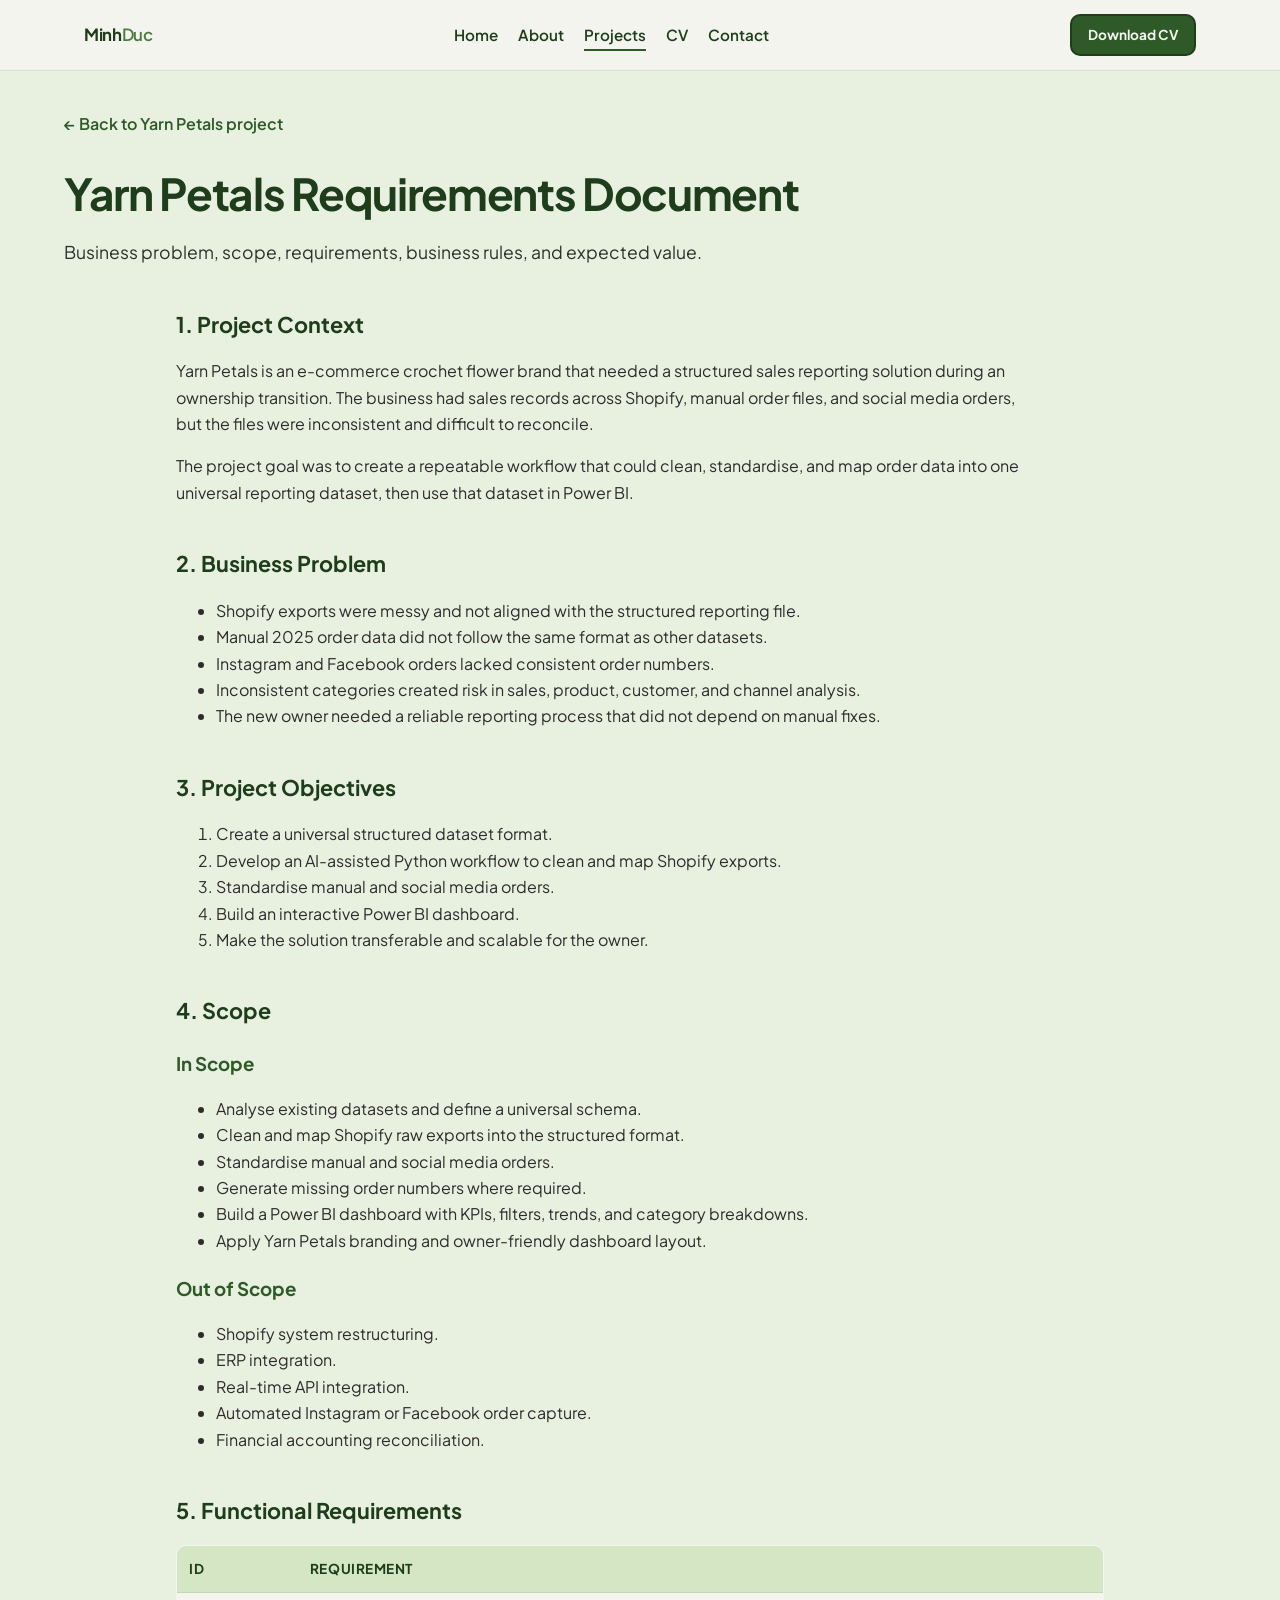
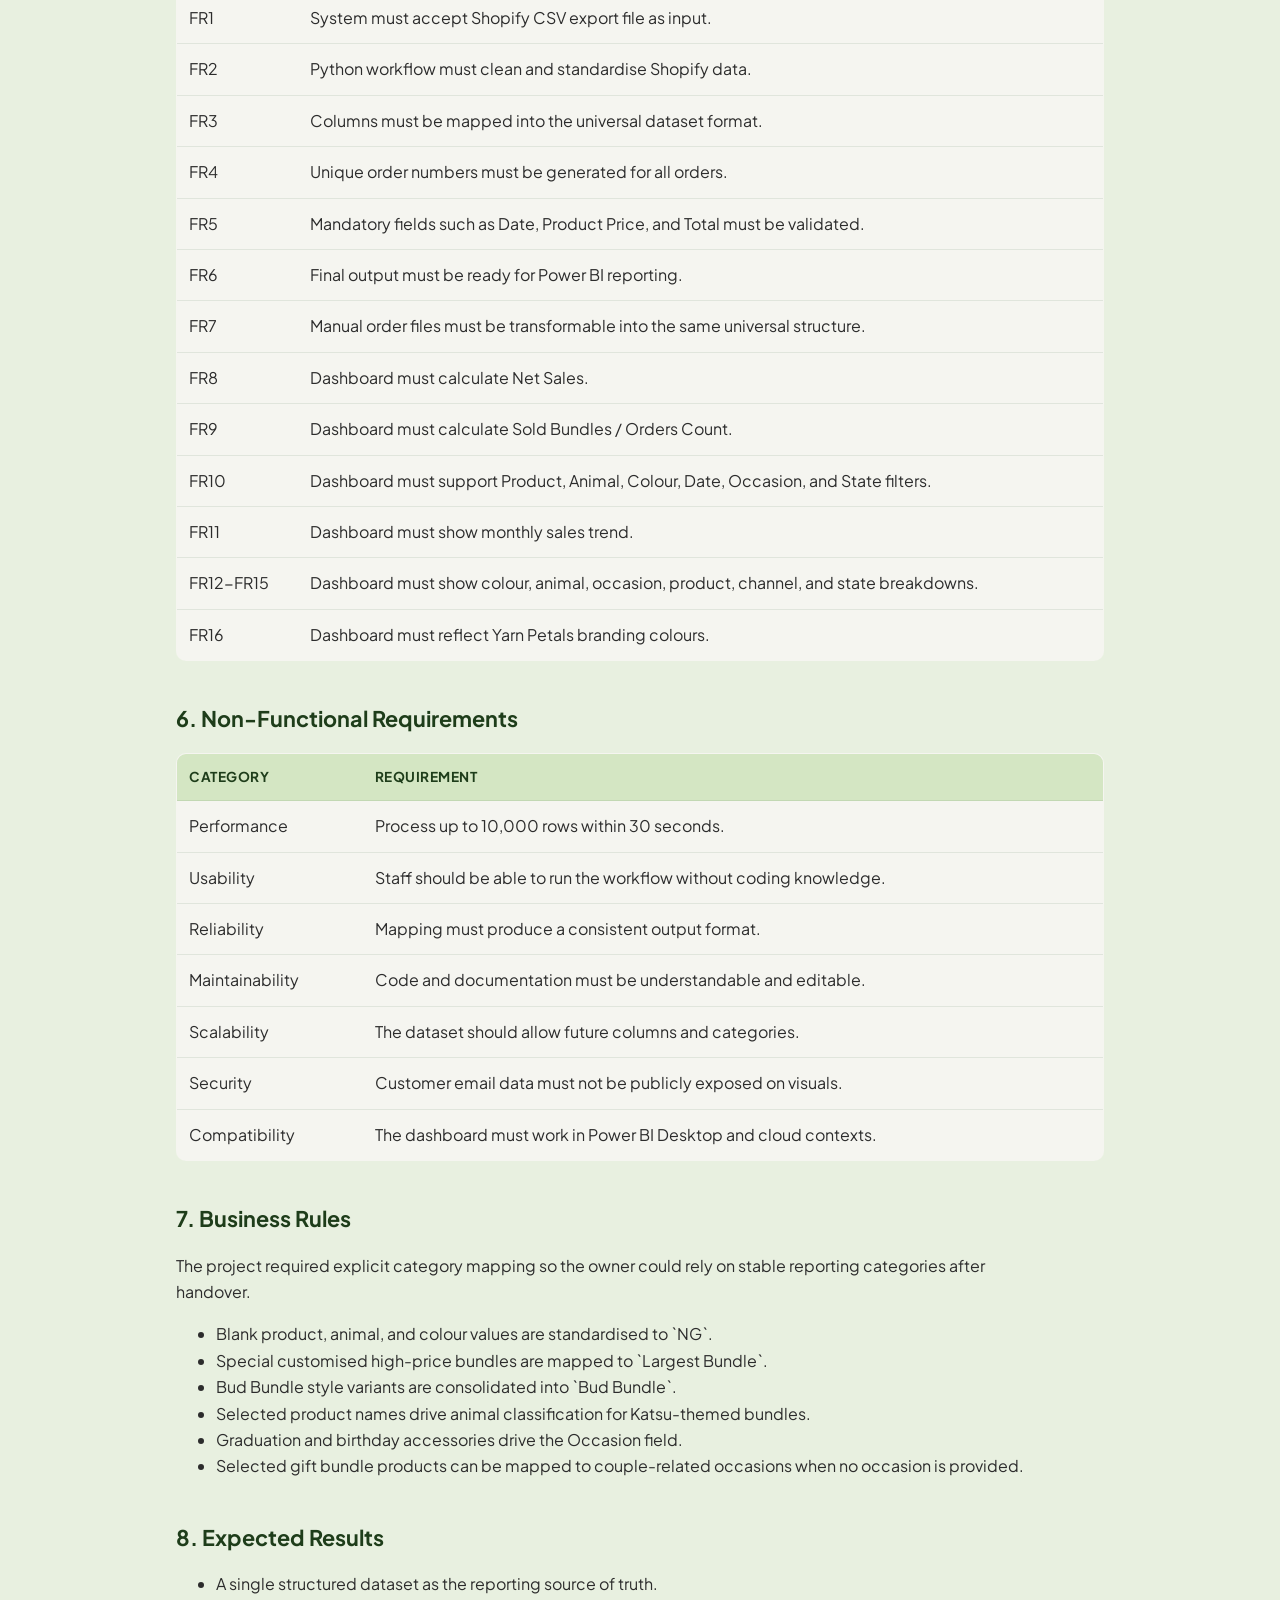
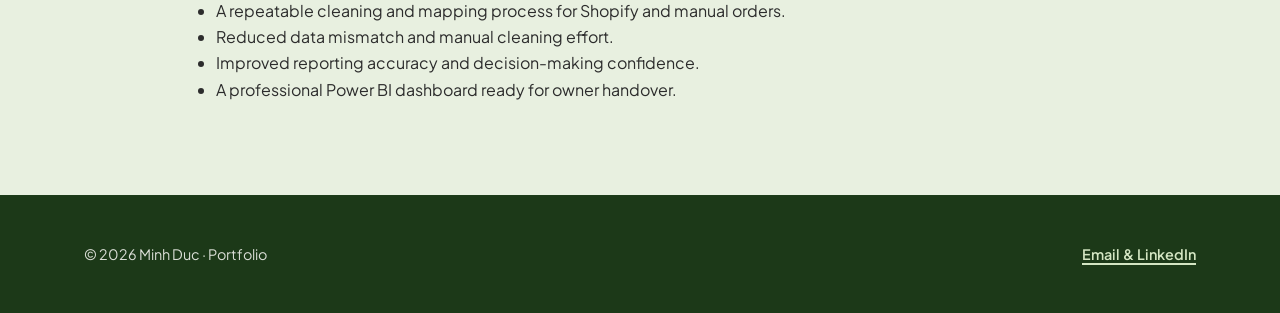
<file: projects/yarn-petals-requirements.html>
<!DOCTYPE html>
<html lang="en">
  <head>
    <meta charset="utf-8" />
    <meta name="viewport" content="width=device-width, initial-scale=1" />
    <title>Yarn Petals Requirements - Minh Duc</title>
    <link rel="preconnect" href="https://fonts.googleapis.com" />
    <link rel="preconnect" href="https://fonts.gstatic.com" crossorigin />
    <link
      href="https://fonts.googleapis.com/css2?family=Plus+Jakarta+Sans:wght@400;600;700;800&display=swap"
      rel="stylesheet"
    />
    <link rel="stylesheet" href="../css/styles.css" />
  </head>
  <body>
    <a class="skip-link" href="#main">Skip to content</a>
    <header class="site-header">
      <div class="site-header__inner">
        <a class="logo" href="../index.html">Minh<span>Duc</span></a>
        <button class="nav-toggle" type="button" aria-expanded="false" aria-controls="site-nav">
          Menu
        </button>
        <nav class="site-nav" id="site-nav" aria-label="Primary">
          <ul>
            <li><a href="../index.html">Home</a></li>
            <li><a href="../about.html">About</a></li>
            <li><a class="nav-link--active" href="../projects.html">Projects</a></li>
            <li><a href="../cv.html">CV</a></li>
            <li><a href="../contact.html">Contact</a></li>
          </ul>
        </nav>
        <div class="header-cta">
          <a class="btn btn--primary btn--small" href="../cv.html">Download CV</a>
        </div>
      </div>
    </header>

    <main id="main">
      <div class="wrap page-intro">
        <p class="breadcrumb"><a href="yarn-petals-sales-reporting-workflow.html">&larr; Back to Yarn Petals project</a></p>
        <h1>Yarn Petals Requirements Document</h1>
        <p class="lede">Business problem, scope, requirements, business rules, and expected value.</p>
      </div>

      <article class="wrap section section--tight case-study">
        <section>
          <h2>1. Project Context</h2>
          <p>
            Yarn Petals is an e-commerce crochet flower brand that needed a structured sales reporting
            solution during an ownership transition. The business had sales records across Shopify,
            manual order files, and social media orders, but the files were inconsistent and difficult to
            reconcile.
          </p>
          <p>
            The project goal was to create a repeatable workflow that could clean, standardise, and map
            order data into one universal reporting dataset, then use that dataset in Power BI.
          </p>
        </section>

        <section>
          <h2>2. Business Problem</h2>
          <ul>
            <li>Shopify exports were messy and not aligned with the structured reporting file.</li>
            <li>Manual 2025 order data did not follow the same format as other datasets.</li>
            <li>Instagram and Facebook orders lacked consistent order numbers.</li>
            <li>Inconsistent categories created risk in sales, product, customer, and channel analysis.</li>
            <li>The new owner needed a reliable reporting process that did not depend on manual fixes.</li>
          </ul>
        </section>

        <section>
          <h2>3. Project Objectives</h2>
          <ol>
            <li>Create a universal structured dataset format.</li>
            <li>Develop an AI-assisted Python workflow to clean and map Shopify exports.</li>
            <li>Standardise manual and social media orders.</li>
            <li>Build an interactive Power BI dashboard.</li>
            <li>Make the solution transferable and scalable for the owner.</li>
          </ol>
        </section>

        <section>
          <h2>4. Scope</h2>
          <h3>In Scope</h3>
          <ul>
            <li>Analyse existing datasets and define a universal schema.</li>
            <li>Clean and map Shopify raw exports into the structured format.</li>
            <li>Standardise manual and social media orders.</li>
            <li>Generate missing order numbers where required.</li>
            <li>Build a Power BI dashboard with KPIs, filters, trends, and category breakdowns.</li>
            <li>Apply Yarn Petals branding and owner-friendly dashboard layout.</li>
          </ul>
          <h3>Out of Scope</h3>
          <ul>
            <li>Shopify system restructuring.</li>
            <li>ERP integration.</li>
            <li>Real-time API integration.</li>
            <li>Automated Instagram or Facebook order capture.</li>
            <li>Financial accounting reconciliation.</li>
          </ul>
        </section>

        <section>
          <h2>5. Functional Requirements</h2>
          <div class="table-wrap">
            <table>
              <thead>
                <tr>
                  <th>ID</th>
                  <th>Requirement</th>
                </tr>
              </thead>
              <tbody>
                <tr><td>FR1</td><td>System must accept Shopify CSV export file as input.</td></tr>
                <tr><td>FR2</td><td>Python workflow must clean and standardise Shopify data.</td></tr>
                <tr><td>FR3</td><td>Columns must be mapped into the universal dataset format.</td></tr>
                <tr><td>FR4</td><td>Unique order numbers must be generated for all orders.</td></tr>
                <tr><td>FR5</td><td>Mandatory fields such as Date, Product Price, and Total must be validated.</td></tr>
                <tr><td>FR6</td><td>Final output must be ready for Power BI reporting.</td></tr>
                <tr><td>FR7</td><td>Manual order files must be transformable into the same universal structure.</td></tr>
                <tr><td>FR8</td><td>Dashboard must calculate Net Sales.</td></tr>
                <tr><td>FR9</td><td>Dashboard must calculate Sold Bundles / Orders Count.</td></tr>
                <tr><td>FR10</td><td>Dashboard must support Product, Animal, Colour, Date, Occasion, and State filters.</td></tr>
                <tr><td>FR11</td><td>Dashboard must show monthly sales trend.</td></tr>
                <tr><td>FR12-FR15</td><td>Dashboard must show colour, animal, occasion, product, channel, and state breakdowns.</td></tr>
                <tr><td>FR16</td><td>Dashboard must reflect Yarn Petals branding colours.</td></tr>
              </tbody>
            </table>
          </div>
        </section>

        <section>
          <h2>6. Non-Functional Requirements</h2>
          <div class="table-wrap">
            <table>
              <thead>
                <tr>
                  <th>Category</th>
                  <th>Requirement</th>
                </tr>
              </thead>
              <tbody>
                <tr><td>Performance</td><td>Process up to 10,000 rows within 30 seconds.</td></tr>
                <tr><td>Usability</td><td>Staff should be able to run the workflow without coding knowledge.</td></tr>
                <tr><td>Reliability</td><td>Mapping must produce a consistent output format.</td></tr>
                <tr><td>Maintainability</td><td>Code and documentation must be understandable and editable.</td></tr>
                <tr><td>Scalability</td><td>The dataset should allow future columns and categories.</td></tr>
                <tr><td>Security</td><td>Customer email data must not be publicly exposed on visuals.</td></tr>
                <tr><td>Compatibility</td><td>The dashboard must work in Power BI Desktop and cloud contexts.</td></tr>
              </tbody>
            </table>
          </div>
        </section>

        <section>
          <h2>7. Business Rules</h2>
          <p>
            The project required explicit category mapping so the owner could rely on stable reporting
            categories after handover.
          </p>
          <ul>
            <li>Blank product, animal, and colour values are standardised to `NG`.</li>
            <li>Special customised high-price bundles are mapped to `Largest Bundle`.</li>
            <li>Bud Bundle style variants are consolidated into `Bud Bundle`.</li>
            <li>Selected product names drive animal classification for Katsu-themed bundles.</li>
            <li>Graduation and birthday accessories drive the Occasion field.</li>
            <li>Selected gift bundle products can be mapped to couple-related occasions when no occasion is provided.</li>
          </ul>
        </section>

        <section>
          <h2>8. Expected Results</h2>
          <ul>
            <li>A single structured dataset as the reporting source of truth.</li>
            <li>A repeatable cleaning and mapping process for Shopify and manual orders.</li>
            <li>Reduced data mismatch and manual cleaning effort.</li>
            <li>Improved reporting accuracy and decision-making confidence.</li>
            <li>A professional Power BI dashboard ready for owner handover.</li>
          </ul>
        </section>
      </article>
    </main>

    <footer class="site-footer">
      <div class="wrap">
        <p>&copy; <span id="y"></span> Minh Duc &middot; Portfolio</p>
        <p><a href="../contact.html">Email &amp; LinkedIn</a></p>
      </div>
    </footer>
    <script>
      document.getElementById("y").textContent = new Date().getFullYear();
    </script>
    <script src="../js/main.js"></script>
  </body>
</html>
</file>
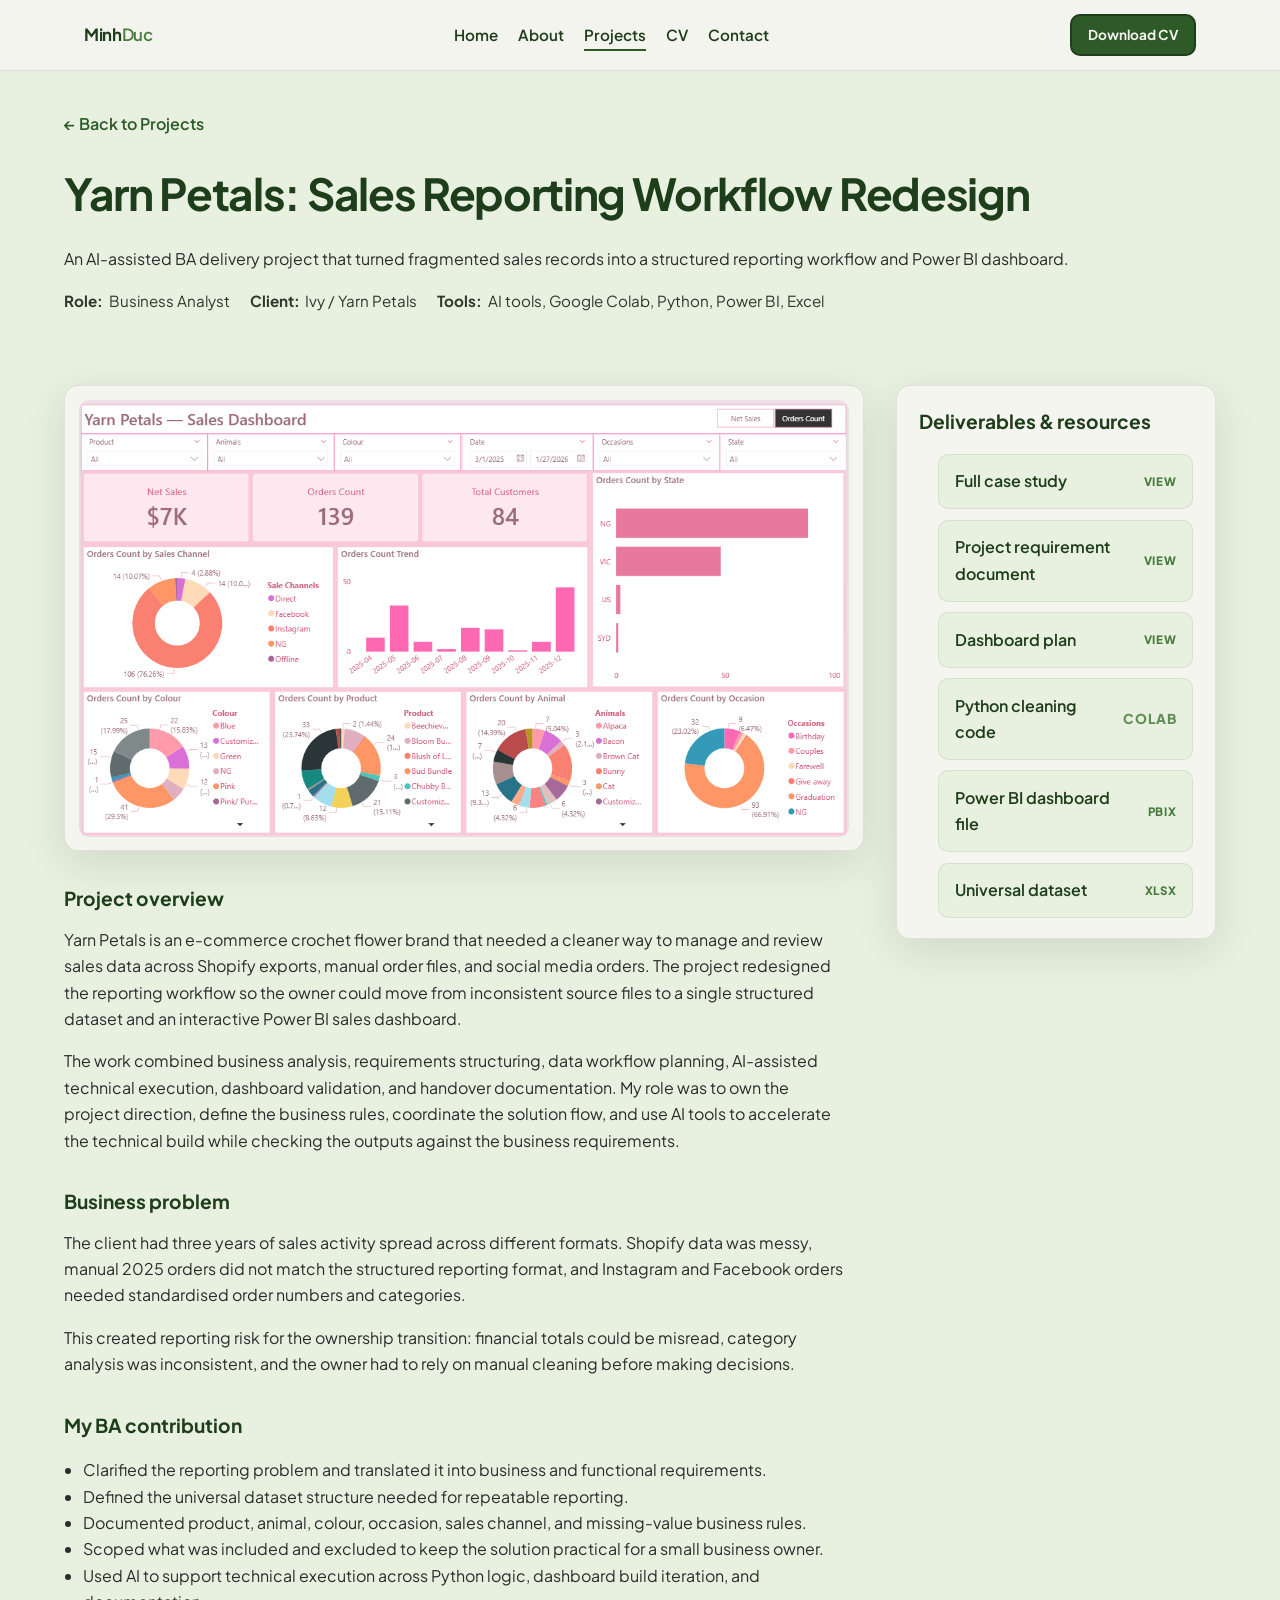
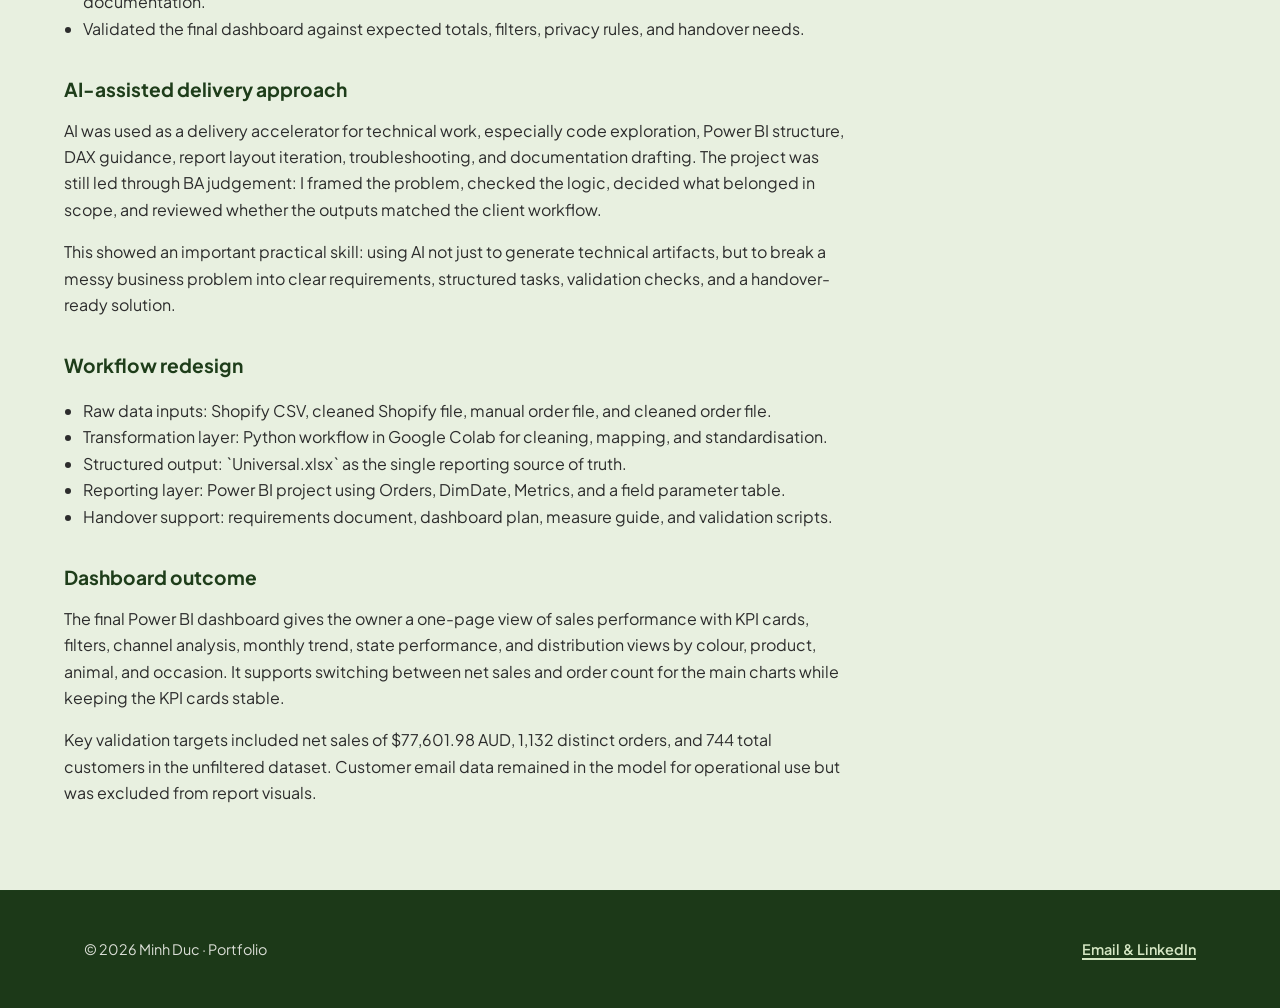
<file: projects/yarn-petals-sales-reporting-workflow.html>
<!DOCTYPE html>
<html lang="en">
  <head>
    <meta charset="utf-8" />
    <meta name="viewport" content="width=device-width, initial-scale=1" />
    <title>Yarn Petals: Sales Reporting Workflow Redesign - Minh Duc</title>
    <link rel="preconnect" href="https://fonts.googleapis.com" />
    <link rel="preconnect" href="https://fonts.gstatic.com" crossorigin />
    <link
      href="https://fonts.googleapis.com/css2?family=Plus+Jakarta+Sans:wght@400;600;700;800&display=swap"
      rel="stylesheet"
    />
    <link rel="stylesheet" href="../css/styles.css" />
  </head>
  <body>
    <a class="skip-link" href="#main">Skip to content</a>
    <header class="site-header">
      <div class="site-header__inner">
        <a class="logo" href="../index.html">Minh<span>Duc</span></a>
        <button class="nav-toggle" type="button" aria-expanded="false" aria-controls="site-nav">
          Menu
        </button>
        <nav class="site-nav" id="site-nav" aria-label="Primary">
          <ul>
            <li><a href="../index.html">Home</a></li>
            <li><a href="../about.html">About</a></li>
            <li><a class="nav-link--active" href="../projects.html">Projects</a></li>
            <li><a href="../cv.html">CV</a></li>
            <li><a href="../contact.html">Contact</a></li>
          </ul>
        </nav>
        <div class="header-cta">
          <a class="btn btn--primary btn--small" href="../cv.html">Download CV</a>
        </div>
      </div>
    </header>

    <main id="main">
      <div class="wrap page-intro">
        <p class="breadcrumb"><a href="../projects.html">&larr; Back to Projects</a></p>
        <h1>Yarn Petals: Sales Reporting Workflow Redesign</h1>
        <p class="tagline">
          An AI-assisted BA delivery project that turned fragmented sales records into a structured
          reporting workflow and Power BI dashboard.
        </p>
        <div class="detail-meta">
          <span><strong>Role:</strong> Business Analyst</span>
          <span><strong>Client:</strong> Ivy / Yarn Petals</span>
          <span><strong>Tools:</strong> AI tools, Google Colab, Python, Power BI, Excel</span>
        </div>
      </div>

      <div class="wrap section section--tight project-detail-layout">
        <div>
          <figure class="project-hero-image">
            <img
              src="../assets/projects/ivy/thumbnail.png"
              alt="Yarn Petals sales dashboard preview"
            />
          </figure>

          <div class="detail-section">
            <h2>Project overview</h2>
            <p>
              Yarn Petals is an e-commerce crochet flower brand that needed a cleaner way to manage and
              review sales data across Shopify exports, manual order files, and social media orders. The
              project redesigned the reporting workflow so the owner could move from inconsistent source
              files to a single structured dataset and an interactive Power BI sales dashboard.
            </p>
            <p>
              The work combined business analysis, requirements structuring, data workflow planning,
              AI-assisted technical execution, dashboard validation, and handover documentation. My role
              was to own the project direction, define the business rules, coordinate the solution flow,
              and use AI tools to accelerate the technical build while checking the outputs against the
              business requirements.
            </p>
          </div>

          <div class="detail-section">
            <h2>Business problem</h2>
            <p>
              The client had three years of sales activity spread across different formats. Shopify data
              was messy, manual 2025 orders did not match the structured reporting format, and Instagram
              and Facebook orders needed standardised order numbers and categories.
            </p>
            <p>
              This created reporting risk for the ownership transition: financial totals could be
              misread, category analysis was inconsistent, and the owner had to rely on manual cleaning
              before making decisions.
            </p>
          </div>

          <div class="detail-section">
            <h2>My BA contribution</h2>
            <ul>
              <li>Clarified the reporting problem and translated it into business and functional requirements.</li>
              <li>Defined the universal dataset structure needed for repeatable reporting.</li>
              <li>Documented product, animal, colour, occasion, sales channel, and missing-value business rules.</li>
              <li>Scoped what was included and excluded to keep the solution practical for a small business owner.</li>
              <li>Used AI to support technical execution across Python logic, dashboard build iteration, and documentation.</li>
              <li>Validated the final dashboard against expected totals, filters, privacy rules, and handover needs.</li>
            </ul>
          </div>

          <div class="detail-section">
            <h2>AI-assisted delivery approach</h2>
            <p>
              AI was used as a delivery accelerator for technical work, especially code exploration,
              Power BI structure, DAX guidance, report layout iteration, troubleshooting, and documentation
              drafting. The project was still led through BA judgement: I framed the problem, checked the
              logic, decided what belonged in scope, and reviewed whether the outputs matched the client
              workflow.
            </p>
            <p>
              This showed an important practical skill: using AI not just to generate technical artifacts,
              but to break a messy business problem into clear requirements, structured tasks, validation
              checks, and a handover-ready solution.
            </p>
          </div>

          <div class="detail-section">
            <h2>Workflow redesign</h2>
            <ul>
              <li>Raw data inputs: Shopify CSV, cleaned Shopify file, manual order file, and cleaned order file.</li>
              <li>Transformation layer: Python workflow in Google Colab for cleaning, mapping, and standardisation.</li>
              <li>Structured output: `Universal.xlsx` as the single reporting source of truth.</li>
              <li>Reporting layer: Power BI project using Orders, DimDate, Metrics, and a field parameter table.</li>
              <li>Handover support: requirements document, dashboard plan, measure guide, and validation scripts.</li>
            </ul>
          </div>

          <div class="detail-section">
            <h2>Dashboard outcome</h2>
            <p>
              The final Power BI dashboard gives the owner a one-page view of sales performance with KPI
              cards, filters, channel analysis, monthly trend, state performance, and distribution views
              by colour, product, animal, and occasion. It supports switching between net sales and order
              count for the main charts while keeping the KPI cards stable.
            </p>
            <p>
              Key validation targets included net sales of $77,601.98 AUD, 1,132 distinct orders, and
              744 total customers in the unfiltered dataset. Customer email data remained in the model for
              operational use but was excluded from report visuals.
            </p>
          </div>
        </div>

        <aside class="detail-section deliverables detail-sidebar" id="deliverables">
          <h2>Deliverables &amp; resources</h2>
          <ul class="deliverable-list">
            <li>
              <a href="yarn-petals-case-study.html">
                <span>Full case study</span>
                <span class="type">View</span>
              </a>
            </li>
            <li>
              <a href="yarn-petals-requirements.html">
                <span>Project requirement document</span>
                <span class="type">View</span>
              </a>
            </li>
            <li>
              <a href="yarn-petals-dashboard-plan.html">
                <span>Dashboard plan</span>
                <span class="type">View</span>
              </a>
            </li>
            <li>
              <a
                href="https://colab.research.google.com/drive/1eZErs4CXMtYiduAaJM33mViKct667ykK#scrollTo=uxMgEK__XIOY"
                target="_blank"
                rel="noopener noreferrer"
              >
                <span>Python cleaning code</span>
                <span class="type external">Colab</span>
              </a>
            </li>
            <li>
              <a href="Ivy/Yarn%20Petals..pbix">
                <span>Power BI dashboard file</span>
                <span class="type">PBIX</span>
              </a>
            </li>
            <li>
              <a href="../projects/Ivy/Universal.xlsx">
                <span>Universal dataset</span>
                <span class="type">XLSX</span>
              </a>
            </li>
          </ul>
        </aside>
      </div>
    </main>

    <footer class="site-footer">
      <div class="wrap">
        <p>&copy; <span id="y"></span> Minh Duc &middot; Portfolio</p>
        <p><a href="../contact.html">Email &amp; LinkedIn</a></p>
      </div>
    </footer>
    <script>
      document.getElementById("y").textContent = new Date().getFullYear();
    </script>
    <script src="../js/main.js"></script>
  </body>
</html>
</file>
<file: css/styles.css>
/* Portfolio — design tokens from plan.md */
:root {
  --forest-dark: #1e3d1a;
  --forest: #2d5a27;
  --forest-medium: #3d6b35;
  --olive: #4a7c3f;
  --green-medium: #5c9e4a;
  --green-light: #6aaf58;
  --sage-pale: #e8f0e0;
  --sage-light: #d4e6c3;
  --sage-medium: #c5dba8;
  --sage-dark: #a3c880;
  --accent-yellow: #f5c842;
  --accent-coral: #e85b3a;
  --warm-white: #f5f5f0;
  --text-dark: #2c2c2c;
  --brown-gold: #8b6914;
  --shadow: 0 12px 40px rgba(30, 61, 26, 0.12);
  --radius: 14px;
  --radius-sm: 10px;
  --font: "Plus Jakarta Sans", system-ui, -apple-system, Segoe UI, sans-serif;
  --max: 72rem;
}

*,
*::before,
*::after {
  box-sizing: border-box;
}

html {
  scroll-behavior: smooth;
}

body {
  margin: 0;
  font-family: var(--font);
  color: var(--text-dark);
  background: var(--sage-pale);
  line-height: 1.65;
  min-height: 100vh;
  display: flex;
  flex-direction: column;
}

img {
  max-width: 100%;
  height: auto;
  display: block;
}

a {
  color: var(--forest);
  text-decoration-thickness: 2px;
  text-underline-offset: 3px;
}

a:hover {
  color: var(--accent-coral);
}

.skip-link {
  position: absolute;
  left: -9999px;
  top: auto;
  width: 1px;
  height: 1px;
  overflow: hidden;
}

.skip-link:focus {
  left: 1rem;
  top: 1rem;
  width: auto;
  height: auto;
  padding: 0.5rem 1rem;
  background: var(--forest);
  color: var(--warm-white);
  z-index: 1000;
  border-radius: var(--radius-sm);
}

.site-header {
  position: sticky;
  top: 0;
  z-index: 50;
  background: color-mix(in srgb, var(--warm-white) 92%, transparent);
  backdrop-filter: blur(10px);
  border-bottom: 1px solid color-mix(in srgb, var(--forest) 12%, transparent);
}

.site-header__inner {
  max-width: var(--max);
  margin: 0 auto;
  padding: 0.85rem 1.25rem;
  display: flex;
  align-items: center;
  justify-content: space-between;
  gap: 1rem;
}

.logo {
  font-weight: 700;
  font-size: 1.05rem;
  letter-spacing: -0.02em;
  color: var(--forest-dark);
  text-decoration: none;
}

.logo:hover {
  color: var(--forest);
}

.logo span {
  color: var(--olive);
  font-weight: 600;
}

.nav-toggle {
  display: none;
  border: 2px solid var(--forest);
  background: var(--warm-white);
  color: var(--forest-dark);
  border-radius: var(--radius-sm);
  padding: 0.45rem 0.65rem;
  font: inherit;
  cursor: pointer;
}

.nav-toggle:focus-visible {
  outline: 3px solid var(--accent-yellow);
  outline-offset: 2px;
}

.site-nav ul {
  list-style: none;
  margin: 0;
  padding: 0;
  display: flex;
  flex-wrap: wrap;
  gap: 0.35rem 1.25rem;
  align-items: center;
}

.site-nav a {
  text-decoration: none;
  font-weight: 600;
  font-size: 0.95rem;
  color: var(--forest-dark);
  padding: 0.35rem 0;
  border-bottom: 2px solid transparent;
}

.site-nav a:hover {
  border-bottom-color: var(--accent-coral);
  color: var(--forest);
}

.site-nav a.nav-link--active {
  border-bottom-color: var(--forest);
  color: var(--forest-dark);
}

.header-cta {
  display: flex;
  align-items: center;
  gap: 0.75rem;
}

@media (max-width: 860px) {
  .nav-toggle {
    display: block;
  }

  .site-nav {
    position: fixed;
    inset: 0 0 auto 0;
    top: 3.6rem;
    background: var(--warm-white);
    border-bottom: 1px solid color-mix(in srgb, var(--forest) 15%, transparent);
    max-height: 0;
    overflow: hidden;
    transition: max-height 0.35s ease;
  }

  body.nav-open .site-nav {
    max-height: 22rem;
  }

  .site-nav ul {
    flex-direction: column;
    align-items: stretch;
    padding: 1rem 1.25rem 1.25rem;
    gap: 0;
  }

  .site-nav a {
    display: block;
    padding: 0.65rem 0;
    border-bottom: 1px solid var(--sage-light);
  }

  .site-nav li:last-child a {
    border-bottom: none;
  }

  .header-cta .btn--small {
    display: none;
  }
}

main {
  flex: 1;
}

.wrap {
  max-width: var(--max);
  margin: 0 auto;
  padding: 0 1.25rem;
}

.page-intro {
  padding: 2.5rem 0 1rem;
}

.page-intro h1 {
  margin: 0 0 0.5rem;
  font-size: clamp(2rem, 4vw, 2.75rem);
  letter-spacing: -0.03em;
  color: var(--forest-dark);
}

.page-intro .lede {
  margin: 0;
  max-width: 52ch;
  font-size: 1.1rem;
  color: color-mix(in srgb, var(--text-dark) 88%, var(--forest));
}

/* Home hero */
.hero {
  position: relative;
  overflow: hidden;
  padding: clamp(2.5rem, 6vw, 5rem) 0 clamp(3rem, 8vw, 5.5rem);
}

.hero::before {
  content: "";
  position: absolute;
  inset: -20% 45% 10% -15%;
  background: linear-gradient(
    145deg,
    var(--sage-light) 0%,
    var(--sage-medium) 45%,
    var(--sage-dark) 100%
  );
  transform: rotate(-8deg);
  border-radius: 32px;
  opacity: 0.85;
  z-index: 0;
}

.hero::after {
  content: "BA / PM";
  position: absolute;
  right: 4%;
  bottom: 8%;
  font-size: clamp(3rem, 14vw, 8rem);
  font-weight: 800;
  letter-spacing: -0.06em;
  color: color-mix(in srgb, var(--forest) 8%, transparent);
  line-height: 0.85;
  z-index: 0;
  pointer-events: none;
  user-select: none;
}

.hero .wrap {
  position: relative;
  z-index: 1;
  display: grid;
  grid-template-columns: 1.1fr 0.9fr;
  gap: 2rem;
  align-items: center;
}

@media (max-width: 820px) {
  .hero .wrap {
    grid-template-columns: 1fr;
  }

  .hero::after {
    right: 1rem;
    bottom: 1rem;
    font-size: clamp(2.5rem, 18vw, 4rem);
  }
}

.hero__badge {
  display: inline-flex;
  align-items: center;
  gap: 0.4rem;
  font-size: 0.8rem;
  font-weight: 700;
  text-transform: uppercase;
  letter-spacing: 0.08em;
  color: var(--forest-dark);
  background: var(--accent-yellow);
  padding: 0.35rem 0.75rem;
  border-radius: 999px;
  margin-bottom: 1rem;
}

.hero h1 {
  margin: 0 0 1rem;
  font-size: clamp(2.25rem, 4.5vw, 3.25rem);
  line-height: 1.1;
  letter-spacing: -0.035em;
  color: var(--forest-dark);
}

.hero .tagline {
  margin: 0 0 1.25rem;
  font-size: 1.2rem;
  font-weight: 600;
  color: var(--forest);
}

.hero p {
  margin: 0 0 1.75rem;
  max-width: 46ch;
  font-size: 1.05rem;
}

.hero__actions {
  display: flex;
  flex-wrap: wrap;
  gap: 0.75rem;
}

.hero__panel {
  background: var(--warm-white);
  border-radius: var(--radius);
  padding: 1.75rem;
  box-shadow: var(--shadow);
  border: 1px solid color-mix(in srgb, var(--forest) 10%, transparent);
}

.hero__panel h2 {
  margin: 0 0 0.75rem;
  font-size: 1rem;
  text-transform: uppercase;
  letter-spacing: 0.06em;
  color: var(--brown-gold);
}

.hero__panel ul {
  margin: 0;
  padding: 0;
  list-style: none;
  display: grid;
  gap: 0.65rem;
}

.hero__panel li {
  display: flex;
  gap: 0.5rem;
  align-items: flex-start;
  font-size: 0.95rem;
}

.hero__panel li::before {
  content: "";
  width: 8px;
  height: 8px;
  margin-top: 0.45rem;
  border-radius: 50%;
  background: var(--green-medium);
  flex-shrink: 0;
}

/* Buttons */
.btn {
  display: inline-flex;
  align-items: center;
  justify-content: center;
  gap: 0.4rem;
  padding: 0.75rem 1.35rem;
  border-radius: var(--radius-sm);
  font-weight: 700;
  font-size: 0.95rem;
  text-decoration: none;
  border: 2px solid transparent;
  cursor: pointer;
  font-family: inherit;
  transition: transform 0.15s ease, box-shadow 0.15s ease;
}

.btn:focus-visible {
  outline: 3px solid var(--accent-yellow);
  outline-offset: 2px;
}

.btn:active {
  transform: translateY(1px);
}

.btn--primary {
  background: var(--forest);
  color: var(--warm-white);
  border-color: var(--forest-dark);
}

.btn--primary:hover {
  background: var(--forest-medium);
  color: var(--warm-white);
}

.btn--ghost {
  background: transparent;
  color: var(--forest-dark);
  border-color: var(--forest);
}

.btn--ghost:hover {
  background: color-mix(in srgb, var(--warm-white) 70%, var(--sage-light));
}

.btn--small {
  padding: 0.5rem 1rem;
  font-size: 0.85rem;
}

/* Sections */
.section {
  padding: 2.75rem 0 3.25rem;
}

.section--tight {
  padding-top: 1.5rem;
}

.section--alt {
  background: color-mix(in srgb, var(--warm-white) 55%, var(--sage-pale));
  border-top: 1px solid color-mix(in srgb, var(--forest) 8%, transparent);
  border-bottom: 1px solid color-mix(in srgb, var(--forest) 8%, transparent);
}

.section h2 {
  margin: 0 0 1rem;
  font-size: 1.35rem;
  color: var(--forest-dark);
}

.section p {
  margin: 0 0 1rem;
  max-width: 65ch;
}

/* Skills pills */
.pill-row {
  display: flex;
  flex-wrap: wrap;
  gap: 0.5rem;
  margin-top: 1.25rem;
}

.pill {
  display: inline-flex;
  padding: 0.4rem 0.85rem;
  border-radius: 999px;
  font-size: 0.85rem;
  font-weight: 600;
  background: var(--warm-white);
  border: 1px solid color-mix(in srgb, var(--forest) 18%, transparent);
  color: var(--forest-dark);
}

.pill--accent {
  background: color-mix(in srgb, var(--accent-yellow) 35%, var(--warm-white));
  border-color: color-mix(in srgb, var(--brown-gold) 35%, transparent);
}

.skill-groups {
  display: grid;
  gap: 1.5rem;
  margin-top: 1.5rem;
}

@media (min-width: 640px) {
  .skill-groups {
    grid-template-columns: repeat(2, 1fr);
  }
}

@media (min-width: 960px) {
  .skill-groups {
    grid-template-columns: repeat(4, 1fr);
  }
}

.skill-groups h3 {
  margin: 0 0 0.5rem;
  font-size: 0.95rem;
  color: var(--forest);
  text-transform: uppercase;
  letter-spacing: 0.04em;
}

.skill-groups ul {
  margin: 0;
  padding: 0;
  list-style: none;
  font-size: 0.95rem;
  color: color-mix(in srgb, var(--text-dark) 92%, var(--forest));
}

.skill-groups li {
  padding: 0.25rem 0;
  border-bottom: 1px dashed color-mix(in srgb, var(--forest) 15%, transparent);
}

.skill-groups li:last-child {
  border-bottom: none;
}

/* Project cards */
.card-grid {
  display: grid;
  gap: 1.5rem;
  margin-top: 1.5rem;
}

@media (min-width: 720px) {
  .card-grid {
    grid-template-columns: repeat(2, 1fr);
  }
}

.project-card {
  background: var(--warm-white);
  border-radius: var(--radius);
  overflow: hidden;
  border: 1px solid color-mix(in srgb, var(--forest) 12%, transparent);
  box-shadow: var(--shadow);
  display: flex;
  flex-direction: column;
}

.project-card__media {
  aspect-ratio: 16 / 9;
  background: linear-gradient(
    135deg,
    var(--sage-light),
    var(--green-light) 60%,
    var(--forest) 120%
  );
}

.project-card__media img {
  width: 100%;
  height: 100%;
  object-fit: cover;
}

.project-card__media--spotted {
  padding: 0.75rem;
}

.project-card__media--spotted img {
  object-fit: contain;
  border-radius: 8px;
}

.project-card__media--icmra {
  padding: 0.75rem;
}

.project-card__media--icmra img {
  object-fit: contain;
  border-radius: 8px;
  background: var(--warm-white);
}

.project-card__media--ivy {
  padding: 0.75rem;
}

.project-card__media--ivy img {
  object-fit: contain;
  border-radius: 8px;
  background: #fff8fb;
}

.project-card__body {
  padding: 1.35rem 1.35rem 1.5rem;
  display: flex;
  flex-direction: column;
  flex: 1;
}

.project-card__meta {
  font-size: 0.8rem;
  font-weight: 700;
  text-transform: uppercase;
  letter-spacing: 0.05em;
  color: var(--brown-gold);
  margin-bottom: 0.35rem;
}

.project-card h3 {
  margin: 0 0 0.5rem;
  font-size: 1.2rem;
  color: var(--forest-dark);
}

.project-card p {
  margin: 0 0 1.25rem;
  flex: 1;
  font-size: 0.95rem;
  max-width: none;
}

/* Project detail */
.breadcrumb {
  margin: 0 0 1.25rem;
}

.breadcrumb a {
  font-weight: 600;
  text-decoration: none;
}

.breadcrumb a:hover {
  text-decoration: underline;
}

.detail-meta {
  display: flex;
  flex-wrap: wrap;
  gap: 0.5rem 1.25rem;
  font-size: 0.95rem;
  color: color-mix(in srgb, var(--text-dark) 75%, var(--forest));
  margin-bottom: 2rem;
}

.detail-meta span {
  display: inline-flex;
  align-items: center;
  gap: 0.35rem;
}

.detail-section {
  margin-bottom: 2rem;
}

.detail-section h2 {
  margin: 0 0 0.75rem;
  font-size: 1.2rem;
  color: var(--forest-dark);
}

.detail-section p,
.detail-section ul {
  max-width: 65ch;
}

.detail-section ul {
  padding-left: 1.2rem;
}

.project-hero-image {
  margin: 0 0 2rem;
  padding: 0.85rem;
  border-radius: var(--radius);
  background: var(--warm-white);
  border: 1px solid color-mix(in srgb, var(--forest) 12%, transparent);
  box-shadow: var(--shadow);
}

.project-hero-image img {
  width: 100%;
  border-radius: 10px;
}

.project-detail-layout {
  display: grid;
  gap: 2rem;
}

@media (min-width: 900px) {
  .project-detail-layout {
    grid-template-columns: minmax(0, 1fr) 20rem;
    align-items: start;
  }

  .detail-sidebar {
    position: sticky;
    top: 5.5rem;
  }
}

.callout {
  margin: 1.5rem 0;
  padding: 1rem 1.25rem;
  border-left: 4px solid var(--forest);
  background: var(--warm-white);
  border-radius: 0 var(--radius-sm) var(--radius-sm) 0;
  font-weight: 600;
  color: var(--forest-dark);
}

/* Deliverables */
.deliverables {
  background: var(--warm-white);
  border: 1px solid color-mix(in srgb, var(--forest) 12%, transparent);
  border-radius: var(--radius);
  padding: 1.25rem 1.35rem;
  box-shadow: var(--shadow);
}

.deliverables h2 {
  margin: 0 0 1rem;
}

.deliverable-list {
  list-style: none;
  margin: 0;
  padding: 0;
  display: grid;
  gap: 0.65rem;
}

.deliverable-list a {
  display: flex;
  align-items: center;
  justify-content: space-between;
  gap: 1rem;
  padding: 0.85rem 1rem;
  border-radius: var(--radius-sm);
  background: var(--sage-pale);
  border: 1px solid color-mix(in srgb, var(--forest) 10%, transparent);
  text-decoration: none;
  font-weight: 600;
  color: var(--forest-dark);
}

.deliverable-list a:hover {
  background: var(--sage-light);
  color: var(--forest-dark);
}

.deliverable-list .type {
  font-size: 0.72rem;
  font-weight: 800;
  text-transform: uppercase;
  letter-spacing: 0.06em;
  color: var(--olive);
  flex-shrink: 0;
}

.deliverable-list .external {
  font-size: 0.85rem;
  opacity: 0.85;
}

/* Case study page */
.case-study {
  max-width: 58rem;
}

.case-study section {
  margin-bottom: 2.5rem;
}

.case-study h2 {
  margin: 0 0 1rem;
  color: var(--forest-dark);
}

.case-study h3 {
  margin: 1.25rem 0 0.5rem;
  color: var(--forest);
}

.case-study p,
.case-study ul {
  max-width: 72ch;
}

.case-study blockquote {
  margin: 1.25rem 0;
  padding: 1rem 1.25rem;
  border-left: 4px solid var(--forest);
  background: var(--warm-white);
  border-radius: 0 var(--radius-sm) var(--radius-sm) 0;
  font-weight: 700;
  color: var(--forest-dark);
}

.table-wrap {
  overflow-x: auto;
  margin: 1rem 0 1.5rem;
}

.case-study table {
  width: 100%;
  min-width: 42rem;
  border-collapse: collapse;
  background: var(--warm-white);
  border: 1px solid color-mix(in srgb, var(--forest) 12%, transparent);
  border-radius: var(--radius-sm);
  overflow: hidden;
}

.case-study th,
.case-study td {
  padding: 0.75rem;
  text-align: left;
  vertical-align: top;
  border-bottom: 1px solid color-mix(in srgb, var(--forest) 10%, transparent);
}

.case-study th {
  background: var(--sage-light);
  color: var(--forest-dark);
  font-size: 0.85rem;
  text-transform: uppercase;
  letter-spacing: 0.04em;
}

.diagram-code {
  max-width: 72ch;
  overflow-x: auto;
  padding: 1rem;
  border-radius: var(--radius-sm);
  background: var(--warm-white);
  border: 1px solid color-mix(in srgb, var(--forest) 12%, transparent);
  color: var(--text-dark);
  line-height: 1.5;
}

.mermaid-wrap {
  max-width: 100%;
  overflow-x: auto;
  margin: 1rem 0 1.5rem;
  padding: 1rem;
  border-radius: var(--radius-sm);
  background: var(--warm-white);
  border: 1px solid color-mix(in srgb, var(--forest) 12%, transparent);
}

.mermaid-wrap .mermaid {
  min-width: 56rem;
}

/* CV page */
.cv-box {
  max-width: 36rem;
  margin-top: 1.5rem;
  padding: 2rem;
  background: var(--warm-white);
  border-radius: var(--radius);
  border: 1px solid color-mix(in srgb, var(--forest) 12%, transparent);
  box-shadow: var(--shadow);
}

/* Contact */
.contact-list {
  list-style: none;
  margin: 1.5rem 0 0;
  padding: 0;
  display: grid;
  gap: 1rem;
  max-width: 28rem;
}

.contact-list a {
  display: block;
  padding: 1rem 1.15rem;
  border-radius: var(--radius-sm);
  background: var(--warm-white);
  border: 1px solid color-mix(in srgb, var(--forest) 12%, transparent);
  font-weight: 700;
  text-decoration: none;
  color: var(--forest-dark);
}

.contact-list a:hover {
  border-color: var(--forest);
}

/* Footer */
.site-footer {
  margin-top: auto;
  padding: 2rem 1.25rem;
  border-top: 1px solid color-mix(in srgb, var(--forest) 10%, transparent);
  background: color-mix(in srgb, var(--forest-dark) 94%, black);
  color: color-mix(in srgb, var(--warm-white) 88%, transparent);
  font-size: 0.9rem;
}

.site-footer .wrap {
  display: flex;
  flex-wrap: wrap;
  gap: 0.5rem 1.5rem;
  justify-content: space-between;
  align-items: center;
}

.site-footer a {
  color: var(--sage-light);
  font-weight: 600;
}

.site-footer a:hover {
  color: var(--accent-yellow);
}

/* Subpages: project folder uses .layout--sub in body optional - not needed if paths correct */
</file>
